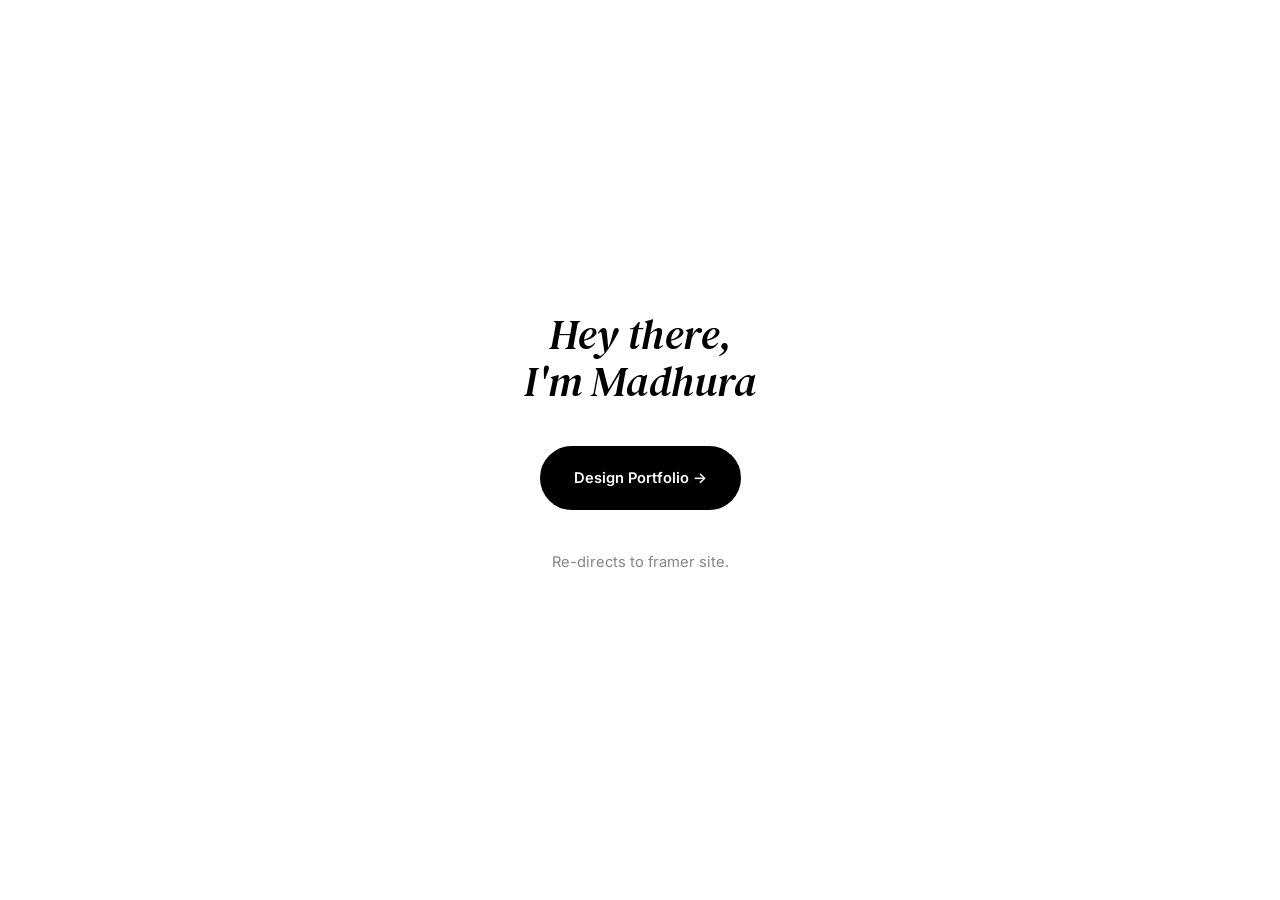
<file: index.html>
<!DOCTYPE html>
<html  >
<head>
  <!-- Site made with Mobirise Website Builder v5.9.18, https://mobirise.com -->
  <meta charset="UTF-8">
  <meta http-equiv="X-UA-Compatible" content="IE=edge">
  <meta name="generator" content="Mobirise v5.9.18, mobirise.com">
  <meta name="viewport" content="width=device-width, initial-scale=1, minimum-scale=1">
  <link rel="shortcut icon" href="assets/images/logo5.png" type="image/x-icon">
  <meta name="description" content="">
  
  
  <title>Madhura Pawar | UI UX Designer</title>
  <link rel="stylesheet" href="assets/bootstrap/css/bootstrap.min.css">
  <link rel="stylesheet" href="assets/bootstrap/css/bootstrap-grid.min.css">
  <link rel="stylesheet" href="assets/bootstrap/css/bootstrap-reboot.min.css">
  <link rel="stylesheet" href="assets/theme/css/style.css">
  <link rel="preload" href="https://fonts.googleapis.com/css?family=DM+Serif+Text:400,400i&display=swap" as="style" onload="this.onload=null;this.rel='stylesheet'">
  <noscript><link rel="stylesheet" href="https://fonts.googleapis.com/css?family=DM+Serif+Text:400,400i&display=swap"></noscript>
  <link rel="preload" href="https://fonts.googleapis.com/css2?family=Inter+Tight:wght@400;700&display=swap&display=swap" as="style" onload="this.onload=null;this.rel='stylesheet'">
  <noscript><link rel="stylesheet" href="https://fonts.googleapis.com/css2?family=Inter+Tight:wght@400;700&display=swap&display=swap"></noscript>
  <link rel="preload" href="https://fonts.googleapis.com/css?family=Inter:100,200,300,400,500,600,700,800,900,100i,200i,300i,400i,500i,600i,700i,800i,900i&display=swap" as="style" onload="this.onload=null;this.rel='stylesheet'">
  <noscript><link rel="stylesheet" href="https://fonts.googleapis.com/css?family=Inter:100,200,300,400,500,600,700,800,900,100i,200i,300i,400i,500i,600i,700i,800i,900i&display=swap"></noscript>
  <link rel="preload" as="style" href="assets/mobirise/css/mbr-additional.css?v=ias3Tm"><link rel="stylesheet" href="assets/mobirise/css/mbr-additional.css?v=ias3Tm" type="text/css">

  
  
  
</head>
<body>
  
  <section data-bs-version="5.1" class="header19 cid-uCIAZ27mL7 mbr-fullscreen" id="header19-0">
  

  
  
  <div class="container">
    <div class="row">
      <div class="content-wrap col-12 col-md-8">
        
        <p class="mbr-fonts-style mbr-text mb-4 display-1"><em>Hey there, <br>I'm Madhura</em></p>
        <div class="mbr-section-btn"><a class="btn btn-primary display-7" href="https://madhurauxd.framer.website">Design Portfolio →</a></div>
        <p class="mbr-fonts-style mbr-description mt-4 display-7">Re-directs to framer site.</p>
      </div>
    </div>
  </div>
</section><script src="assets/bootstrap/js/bootstrap.bundle.min.js"></script>  <script src="assets/smoothscroll/smooth-scroll.js"></script>  <script src="assets/ytplayer/index.js"></script>  <script src="assets/theme/js/script.js"></script>  
  
  
</body>
</html>
</file>
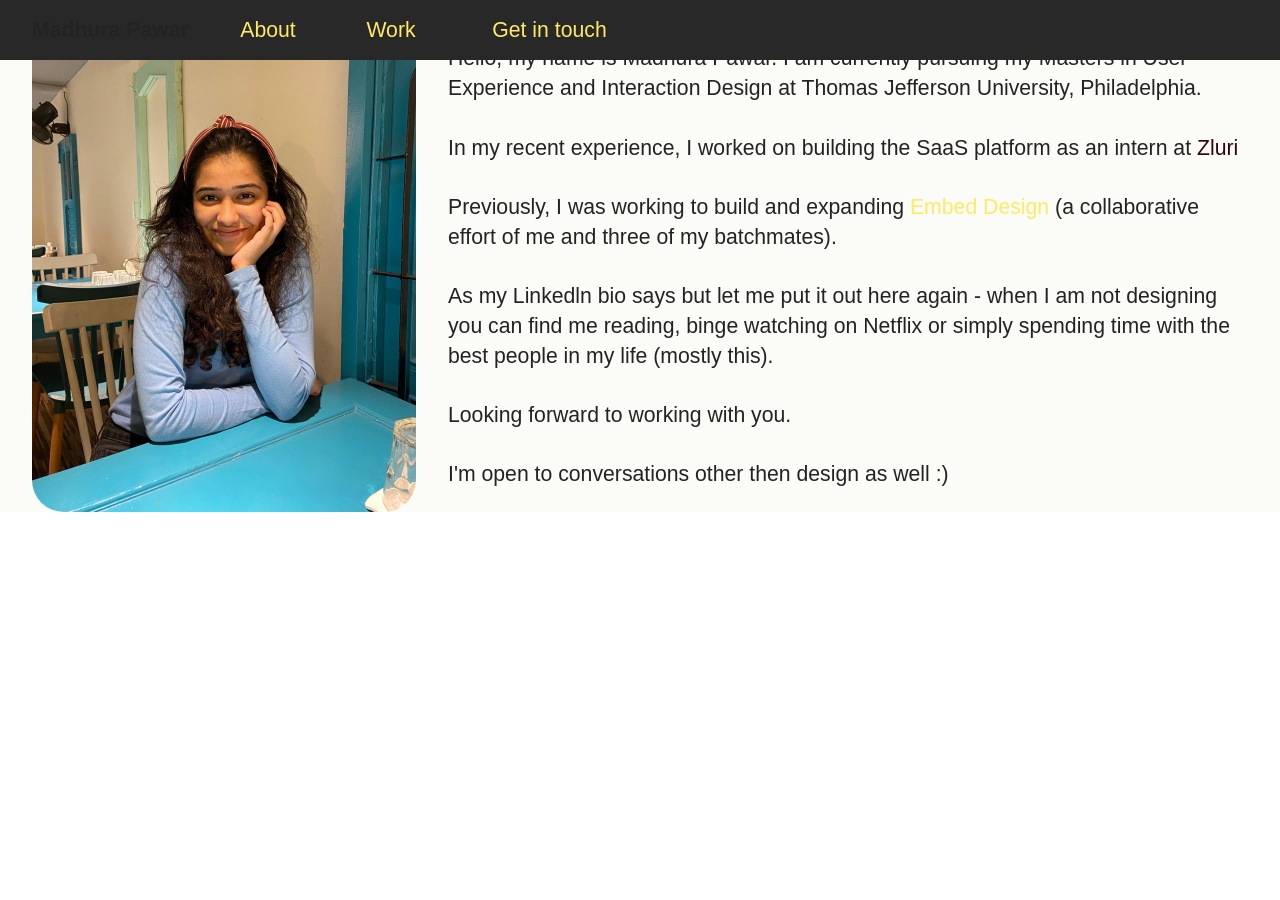
<file: about.html>
<!DOCTYPE html>
<html  >
<head>
  <!-- Site made with Mobirise Website Builder v5.9.0, https://mobirise.com -->
  <meta charset="UTF-8">
  <meta http-equiv="X-UA-Compatible" content="IE=edge">
  <meta name="generator" content="Mobirise v5.9.0, mobirise.com">
  <meta name="viewport" content="width=device-width, initial-scale=1, minimum-scale=1">
  <link rel="shortcut icon" href="assets/images/background-1.png" type="image/x-icon">
  <meta name="description" content="">
  
  
  <title>About</title>
  <link rel="stylesheet" href="assets/bootstrap/css/bootstrap.min.css">
  <link rel="stylesheet" href="assets/bootstrap/css/bootstrap-grid.min.css">
  <link rel="stylesheet" href="assets/bootstrap/css/bootstrap-reboot.min.css">
  <link rel="stylesheet" href="assets/dropdown/css/style.css">
  <link rel="stylesheet" href="assets/socicon/css/styles.css">
  <link rel="stylesheet" href="assets/theme/css/style.css">
  <link rel="preload" href="https://fonts.googleapis.com/css?family=Playfair+Display:400,500,600,700,800,900,400i,500i,600i,700i,800i,900i&display=swap" as="style" onload="this.onload=null;this.rel='stylesheet'">
  <noscript><link rel="stylesheet" href="https://fonts.googleapis.com/css?family=Playfair+Display:400,500,600,700,800,900,400i,500i,600i,700i,800i,900i&display=swap"></noscript>
  <link rel="preload" href="https://fonts.googleapis.com/css?family=DM+Sans:400,400i,500,500i,700,700i&display=swap" as="style" onload="this.onload=null;this.rel='stylesheet'">
  <noscript><link rel="stylesheet" href="https://fonts.googleapis.com/css?family=DM+Sans:400,400i,500,500i,700,700i&display=swap"></noscript>
  <link rel="preload" href="https://fonts.googleapis.com/css?family=Jost:100,200,300,400,500,600,700,800,900,100i,200i,300i,400i,500i,600i,700i,800i,900i&display=swap" as="style" onload="this.onload=null;this.rel='stylesheet'">
  <noscript><link rel="stylesheet" href="https://fonts.googleapis.com/css?family=Jost:100,200,300,400,500,600,700,800,900,100i,200i,300i,400i,500i,600i,700i,800i,900i&display=swap"></noscript>
  <link rel="preload" as="style" href="assets/mobirise/css/mbr-additional.css"><link rel="stylesheet" href="assets/mobirise/css/mbr-additional.css" type="text/css">

  
  
  
</head>
<body>
  
  <section data-bs-version="5.1" class="menu menu1 cid-tyuNtk57Kp" once="menu" id="menu1-12">
    

    <nav class="navbar navbar-dropdown navbar-fixed-top navbar-expand-lg">
        <div class="container-fluid">
            <div class="navbar-brand">
                
                <span class="navbar-caption-wrap"><a class="navbar-caption text-black text-primary display-4" href="index.html">Madhura Pawar</a></span>
            </div>
            <button class="navbar-toggler" type="button" data-toggle="collapse" data-bs-toggle="collapse" data-target="#navbarSupportedContent" data-bs-target="#navbarSupportedContent" aria-controls="navbarNavAltMarkup" aria-expanded="false" aria-label="Toggle navigation">
                <div class="hamburger">
                    <span></span>
                    <span></span>
                    <span></span>
                    <span></span>
                </div>
            </button>
            <div class="collapse navbar-collapse" id="navbarSupportedContent">
                <ul class="navbar-nav nav-dropdown nav-right" data-app-modern-menu="true"><li class="nav-item"><a class="nav-link link text-danger text-primary display-4" href="about.html">
                            About</a></li>
                    <li class="nav-item"><a class="nav-link link text-danger text-primary display-4" href="work.html" target="_blank">Work&nbsp;</a></li>
                    <li class="nav-item"><a class="nav-link link text-danger text-primary display-4" href="get in touch.html">Get in touch</a>
                    </li></ul>
                
                
            </div>
        </div>
    </nav>
</section>

<section data-bs-version="5.1" class="image1 cid-tyv4AzhO5O" id="image1-14">
    

    
    <div class="mbr-overlay" style="opacity: 0.8; background-color: rgb(250, 250, 246);">
    </div>

    <div class="container">
        <div class="row align-items-center">
            <div class="col-12 col-lg-4">
                <div class="image-wrapper">
                    <img src="assets/images/whatsapp-image-2023-03-15-at-9.29.07-pm.jpeg" alt="Mobirise Website Builder">
                    
                </div>
            </div>
            <div class="col-12 col-lg">
                <div class="text-wrapper">
                    <h3 class="mbr-section-title mbr-fonts-style mb-3 display-7"><strong>Nice to see you here :)</strong></h3>
                    <p class="mbr-text mbr-fonts-style display-4">Hello, my name is Madhura Pawar. I am currently pursuing my Masters in User Experience and Interaction Design at Thomas Jefferson University, Philadelphia.&nbsp;<br><br>In my recent experience, I worked on building the SaaS platform as an intern at&nbsp;<a href="https://www.zluri.com/" class="text-info">Zluri</a><br><br>Previously, I was working to build and expanding&nbsp;<strong><a href="https://embed.design/" class="text-danger">Embed Design</a>&nbsp;</strong>(a collaborative effort of me and three of my batchmates).&nbsp;<br><br>As my Linkedln bio says but let me put it out here again - when I am not designing you can find me reading, binge watching on Netflix or simply spending time with the best people in my life (mostly this).<br><br>Looking forward to working with you.&nbsp;<br><br>I'm open to conversations other then design as well :)&nbsp;<br></p>
                </div>
            </div>
        </div>
    </div>
</section><script src="assets/bootstrap/js/bootstrap.bundle.min.js"></script>  <script src="assets/smoothscroll/smooth-scroll.js"></script>  <script src="assets/ytplayer/index.js"></script>  <script src="assets/dropdown/js/navbar-dropdown.js"></script>  <script src="assets/theme/js/script.js"></script>  
  
  
</body>
</html>
</file>
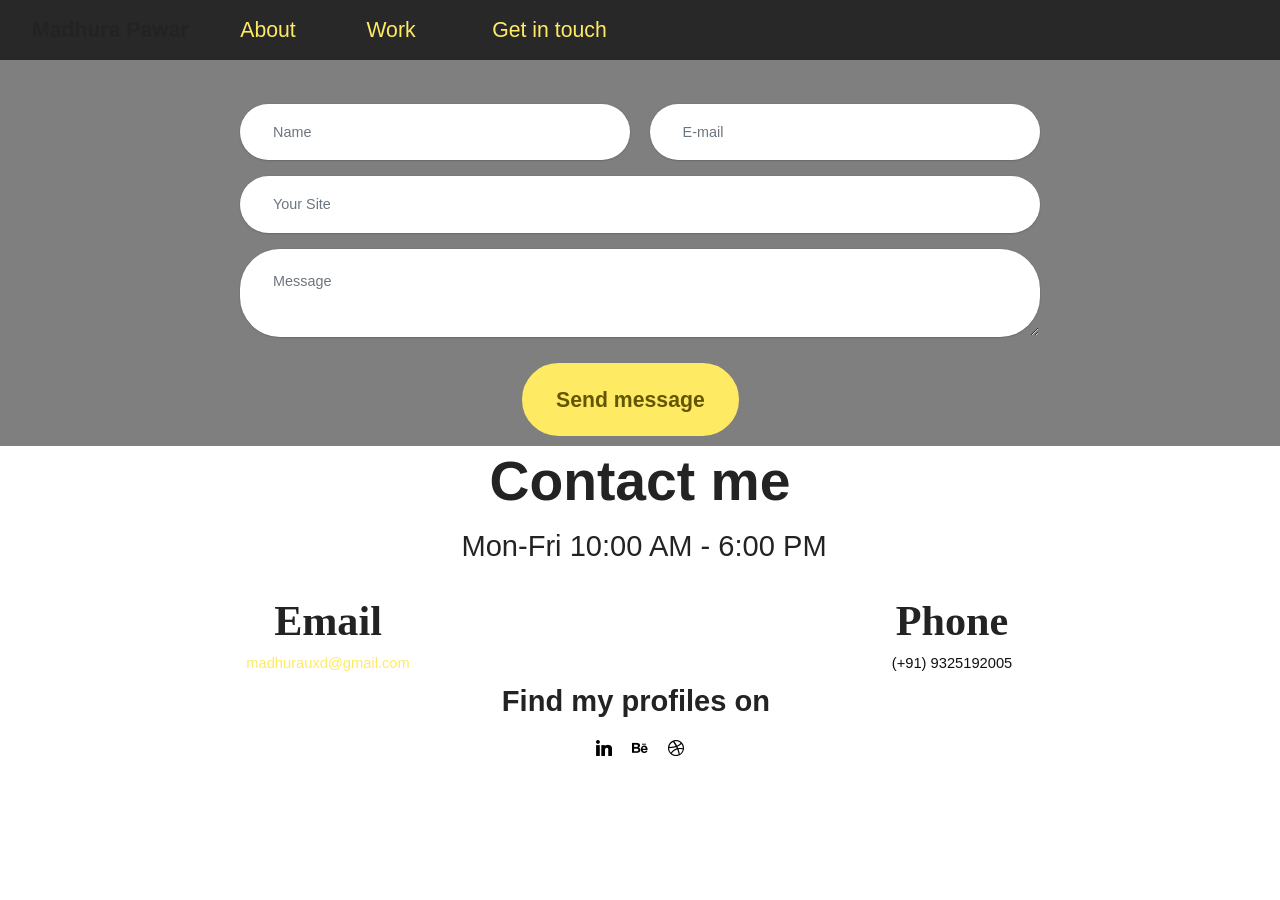
<file: get in touch.html>
<!DOCTYPE html>
<html  >
<head>
  <!-- Site made with Mobirise Website Builder v5.9.0, https://mobirise.com -->
  <meta charset="UTF-8">
  <meta http-equiv="X-UA-Compatible" content="IE=edge">
  <meta name="generator" content="Mobirise v5.9.0, mobirise.com">
  <meta name="viewport" content="width=device-width, initial-scale=1, minimum-scale=1">
  <link rel="shortcut icon" href="assets/images/background-1.png" type="image/x-icon">
  <meta name="description" content="">
  
  
  <title>Get in touch</title>
  <link rel="stylesheet" href="assets/web/assets/mobirise-icons2/mobirise2.css">
  <link rel="stylesheet" href="assets/bootstrap/css/bootstrap.min.css">
  <link rel="stylesheet" href="assets/bootstrap/css/bootstrap-grid.min.css">
  <link rel="stylesheet" href="assets/bootstrap/css/bootstrap-reboot.min.css">
  <link rel="stylesheet" href="assets/dropdown/css/style.css">
  <link rel="stylesheet" href="assets/socicon/css/styles.css">
  <link rel="stylesheet" href="assets/theme/css/style.css">
  <link rel="preload" href="https://fonts.googleapis.com/css?family=Playfair+Display:400,500,600,700,800,900,400i,500i,600i,700i,800i,900i&display=swap" as="style" onload="this.onload=null;this.rel='stylesheet'">
  <noscript><link rel="stylesheet" href="https://fonts.googleapis.com/css?family=Playfair+Display:400,500,600,700,800,900,400i,500i,600i,700i,800i,900i&display=swap"></noscript>
  <link rel="preload" href="https://fonts.googleapis.com/css?family=DM+Sans:400,400i,500,500i,700,700i&display=swap" as="style" onload="this.onload=null;this.rel='stylesheet'">
  <noscript><link rel="stylesheet" href="https://fonts.googleapis.com/css?family=DM+Sans:400,400i,500,500i,700,700i&display=swap"></noscript>
  <link rel="preload" href="https://fonts.googleapis.com/css?family=Jost:100,200,300,400,500,600,700,800,900,100i,200i,300i,400i,500i,600i,700i,800i,900i&display=swap" as="style" onload="this.onload=null;this.rel='stylesheet'">
  <noscript><link rel="stylesheet" href="https://fonts.googleapis.com/css?family=Jost:100,200,300,400,500,600,700,800,900,100i,200i,300i,400i,500i,600i,700i,800i,900i&display=swap"></noscript>
  <link rel="preload" as="style" href="assets/mobirise/css/mbr-additional.css"><link rel="stylesheet" href="assets/mobirise/css/mbr-additional.css" type="text/css">

  
  
  
</head>
<body>
  
  <section data-bs-version="5.1" class="menu menu1 cid-tyuNtk57Kp" once="menu" id="menu1-1g">
    

    <nav class="navbar navbar-dropdown navbar-fixed-top navbar-expand-lg">
        <div class="container-fluid">
            <div class="navbar-brand">
                
                <span class="navbar-caption-wrap"><a class="navbar-caption text-black text-primary display-4" href="index.html">Madhura Pawar</a></span>
            </div>
            <button class="navbar-toggler" type="button" data-toggle="collapse" data-bs-toggle="collapse" data-target="#navbarSupportedContent" data-bs-target="#navbarSupportedContent" aria-controls="navbarNavAltMarkup" aria-expanded="false" aria-label="Toggle navigation">
                <div class="hamburger">
                    <span></span>
                    <span></span>
                    <span></span>
                    <span></span>
                </div>
            </button>
            <div class="collapse navbar-collapse" id="navbarSupportedContent">
                <ul class="navbar-nav nav-dropdown nav-right" data-app-modern-menu="true"><li class="nav-item"><a class="nav-link link text-danger text-primary display-4" href="about.html">
                            About</a></li>
                    <li class="nav-item"><a class="nav-link link text-danger text-primary display-4" href="work.html" target="_blank">Work&nbsp;</a></li>
                    <li class="nav-item"><a class="nav-link link text-danger text-primary display-4" href="get in touch.html">Get in touch</a>
                    </li></ul>
                
                
            </div>
        </div>
    </nav>
</section>

<section data-bs-version="5.1" class="form5 cid-tyvndkCjga" id="form5-1i">
    
    <div class="mbr-overlay"></div>
    <div class="container-fluid">
        <div class="mbr-section-head">
            <h3 class="mbr-section-title mbr-fonts-style align-center mb-0 display-2">
                <strong>Let's connect</strong></h3>
            
        </div>
        <div class="row justify-content-center mt-4">
            <div class="col-lg-8 mx-auto mbr-form" data-form-type="formoid">
                <form action="https://mobirise.eu/" method="POST" class="mbr-form form-with-styler" data-form-title="Form Name"><input type="hidden" name="email" data-form-email="true" value="ebh8iBzt+ydS1qC5oDMeha5ZwtYWSeqytrCj9O+WYZik5sbvNGYVs8W/3NWT+NmXItw7OtwdPt2hMwVmy2NIV5HTUTs070rxSlf3Ry6j/CqmpUO8dIxOitf/9kMeKJSo">
                    <div class="row">
                        <div hidden="hidden" data-form-alert="" class="alert alert-success col-12">Thanks for filling out the form!</div>
                        <div hidden="hidden" data-form-alert-danger="" class="alert alert-danger col-12">
                            Oops...! some problem!
                        </div>
                    </div>
                    <div class="dragArea row">
                        <div class="col-md col-sm-12 form-group mb-3" data-for="name">
                            <input type="text" name="name" placeholder="Name" data-form-field="name" class="form-control" value="" id="name-form5-1i">
                        </div>
                        <div class="col-md col-sm-12 form-group mb-3" data-for="email">
                            <input type="email" name="email" placeholder="E-mail" data-form-field="email" class="form-control" value="" id="email-form5-1i">
                        </div>
                        <div class="col-12 form-group mb-3" data-for="url">
                            <input type="url" name="url" placeholder="Your Site" data-form-field="url" class="form-control" value="" id="url-form5-1i">
                        </div>
                        <div class="col-12 form-group mb-3" data-for="textarea">
                            <textarea name="textarea" placeholder="Message" data-form-field="textarea" class="form-control" id="textarea-form5-1i"></textarea>
                        </div>
                        <div class="col-lg-12 col-md-12 col-sm-12 align-center mbr-section-btn"><button type="submit" class="btn btn-danger display-4">Send message</button></div>
                    </div>
                </form>
            </div>
        </div>
    </div>
</section>

<section data-bs-version="5.1" class="contacts1 cid-tyAErLpRQr" id="contacts1-1l">

    

    
    
    <div class="container">
        <div class="mbr-section-head">
            <h3 class="mbr-section-title mbr-fonts-style align-center mb-0 display-2"><strong>Contact me</strong></h3>
            <h4 class="mbr-section-subtitle mbr-fonts-style align-center mb-0 mt-2 display-5">&nbsp;Mon-Fri 10:00 AM - 6:00 PM</h4>
        </div>
        <div class="row justify-content-center mt-4">
            <div class="card col-12 col-lg-6">
                <div class="card-wrapper">
                    <div class="card-box align-center">
                        <div class="image-wrapper">
                            
                        </div>
                        <h4 class="card-title mbr-fonts-style mb-2 display-1">
                            <strong>Email</strong>
                        </h4>
                        
                        <h5 class="link mbr-fonts-style display-7"><a href="mailto:madhurauxd@gmail.com" class="text-danger">madhurauxd@gmail.com</a></h5>
                    </div>
                </div>
            </div>
            <div class="card col-12 col-lg-6">
                <div class="card-wrapper">
                    <div class="card-box align-center">
                        <div class="image-wrapper">
                            
                        </div>
                        <h4 class="card-title mbr-fonts-style align-center mb-2 display-1">
                            <strong>Phone</strong>
                        </h4>
                        
                        <h5 class="link mbr-black mbr-fonts-style display-7">(+91) 9325192005</h5>
                    </div>
                </div>
            </div>
        </div>
    </div>
</section>

<section data-bs-version="5.1" class="share3 cid-tyvoj6EPGB" id="share3-1k">
    
     
    
    
    

    <div class="container">
        <div class="media-container-row">
            <div class="col-12">
                <h3 class="mbr-section-title align-center mb-3 mbr-fonts-style display-5"><strong>Find my profiles on&nbsp;</strong></h3>
                <div class="social-list align-center">
                   
                    
                        
                        
                        
                        
                        <a class="iconfont-wrapper bg-linkedin m-2" href="https://www.linkedin.com/in/madhura-pawar/" target="_blank">
                            <span class="socicon-linkedin socicon" style=""></span>
                        </a>
                        <a class="iconfont-wrapper bg-behance m-2" href="https://www.behance.net/madhurapawar/projects" target="_blank">
                            <span class="socicon-behance socicon"></span>
                        </a>
                        <a class="iconfont-wrapper bg-dribbble m-2" href="https://dribbble.com/madhura_pawar" target="_blank">
                            <span class="socicon-dribbble socicon"></span>
                        </a>
                        
                        
                        
                </div>
            </div>
        </div>
    </div>
</section><script src="assets/bootstrap/js/bootstrap.bundle.min.js"></script>  <script src="assets/smoothscroll/smooth-scroll.js"></script>  <script src="assets/ytplayer/index.js"></script>  <script src="assets/dropdown/js/navbar-dropdown.js"></script>  <script src="assets/theme/js/script.js"></script>  <script src="assets/formoid/formoid.min.js"></script>  
  
  
</body>
</html>
</file>
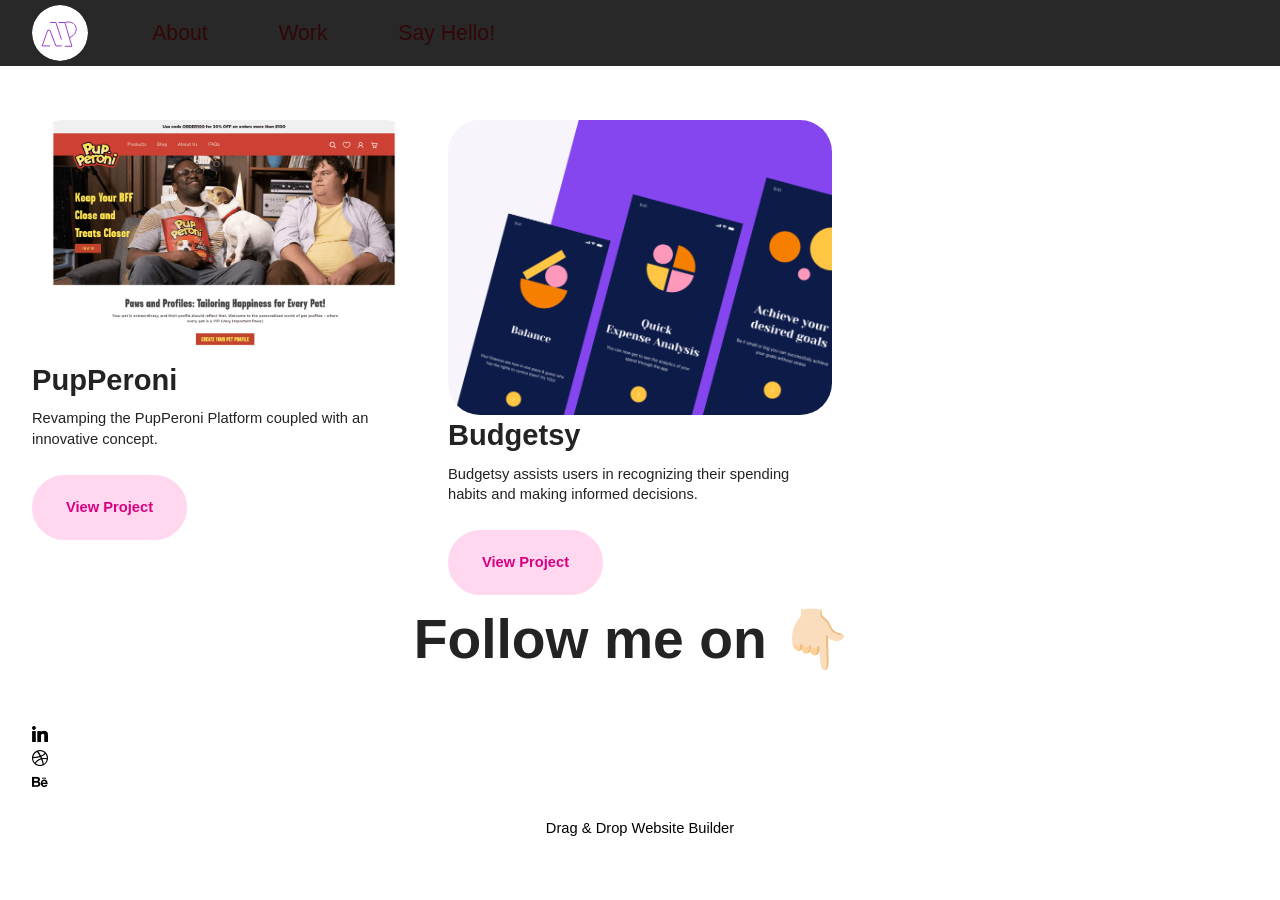
<file: page1.html>
<!DOCTYPE html>
<html  >
<head>
  <!-- Site made with Mobirise Website Builder v5.9.6, https://mobirise.com -->
  <meta charset="UTF-8">
  <meta http-equiv="X-UA-Compatible" content="IE=edge">
  <meta name="generator" content="Mobirise v5.9.6, mobirise.com">
  <meta name="viewport" content="width=device-width, initial-scale=1, minimum-scale=1">
  <link rel="shortcut icon" href="assets/images/logo-1.svg" type="image/x-icon">
  <meta name="description" content="">
  
  
  <title>Work</title>
  <link rel="stylesheet" href="assets/web/assets/mobirise-icons2/mobirise2.css">
  <link rel="stylesheet" href="assets/bootstrap/css/bootstrap.min.css">
  <link rel="stylesheet" href="assets/bootstrap/css/bootstrap-grid.min.css">
  <link rel="stylesheet" href="assets/bootstrap/css/bootstrap-reboot.min.css">
  <link rel="stylesheet" href="assets/animatecss/animate.css">
  <link rel="stylesheet" href="assets/dropdown/css/style.css">
  <link rel="stylesheet" href="assets/socicon/css/styles.css">
  <link rel="stylesheet" href="assets/theme/css/style.css">
  <link href="assets/fonts/style.css" rel="stylesheet">
  <link rel="preload" href="https://fonts.googleapis.com/css?family=DM+Sans:100,200,300,400,500,600,700,800,900,100i,200i,300i,400i,500i,600i,700i,800i,900i&display=swap" as="style" onload="this.onload=null;this.rel='stylesheet'">
  <noscript><link rel="stylesheet" href="https://fonts.googleapis.com/css?family=DM+Sans:100,200,300,400,500,600,700,800,900,100i,200i,300i,400i,500i,600i,700i,800i,900i&display=swap"></noscript>
  <link rel="preload" as="style" href="assets/mobirise/css/mbr-additional.css"><link rel="stylesheet" href="assets/mobirise/css/mbr-additional.css" type="text/css">

  
  
  
</head>
<body>
  
  <section data-bs-version="5.1" class="menu menu1 cid-tU1BgSvLdJ" once="menu" id="menu01-6">
	

	<nav class="navbar navbar-dropdown navbar-expand-lg">
		<div class="container">
			<div class="navbar-brand">
				<span class="navbar-logo">
					<a href="index.html">
						<img src="assets/images/logo-1.svg" alt="Mobirise Website Builder" style="height: 3.5rem;">
					</a>
				</span>
				<span class="navbar-caption-wrap"><a class="navbar-caption text-info text-primary display-5" href="index.html"></a></span>
			</div>
			<button class="navbar-toggler" type="button" data-toggle="collapse" data-bs-toggle="collapse" data-target="#navbarSupportedContent" data-bs-target="#navbarSupportedContent" aria-controls="navbarNavAltMarkup" aria-expanded="false" aria-label="Toggle navigation">
				<div class="hamburger">
					<span></span>
					<span></span>
					<span></span>
					<span></span>
				</div>
			</button>
			<div class="collapse navbar-collapse" id="navbarSupportedContent">
				<ul class="navbar-nav nav-dropdown nav-right" data-app-modern-menu="true"><li class="nav-item">
						<a class="nav-link link text-info text-primary display-4" href="page3.html" aria-expanded="false">About</a>
					</li><li class="nav-item"><a class="nav-link link text-info text-primary display-4" href="page1.html">Work</a></li>
					<li class="nav-item">
						<a class="nav-link link text-info text-primary display-4" href="page5.html">Say Hello!&nbsp;</a>
					</li></ul>
				
				
			</div>
		</div>
	</nav>
</section>

<section data-bs-version="5.1" class="features4 cid-tU1JWLO5UI" id="features04-7">
	
	
	<div class="container">
		<div class="row justify-content-center">
			<div class="col-12 content-head">
				<div class="mbr-section-head mb-5">
					<h4 class="mbr-section-title mbr-fonts-style align-center mb-0 display-2">
						<strong>Have a look at my work 👩🏻‍💻</strong></h4>
					
					
				</div>
			</div>
		</div>
		<div class="row">
			<div class="item features-image col-12 col-md-6 col-lg-4 active">
				<div class="item-wrapper">
					<div class="item-img">
						<img src="assets/images/screenshot-2024-02-27-at-3.13.05pm-1036x647.png" alt="Mobirise Website Builder" data-slide-to="1" data-bs-slide-to="1">
					</div>
					<div class="item-content">
						<h5 class="item-title mbr-fonts-style display-5">
							<strong>PupPeroni</strong></h5>
						
						<p class="mbr-text mbr-fonts-style display-7">Revamping the PupPeroni Platform coupled with an innovative concept.</p>
						<div class="mbr-section-btn item-footer"><a href="page4.html" class="btn item-btn btn-secondary display-7" target="_blank">View Project</a></div>
					</div>

				</div>
			</div><div class="item features-image col-12 col-md-6 col-lg-4">
				<div class="item-wrapper">
					<div class="item-img">
						<img src="assets/images/cover-page-816x627.png" alt="Mobirise Website Builder" data-slide-to="1" data-bs-slide-to="2">
					</div>
					<div class="item-content">
						<h5 class="item-title mbr-fonts-style display-5">
							<strong>Budgetsy</strong></h5>
						
						<p class="mbr-text mbr-fonts-style display-7">Budgetsy assists users in recognizing their spending habits and making informed decisions.</p>
						<div class="mbr-section-btn item-footer"><a href="https://www.behance.net/gallery/97199361/Budgesty-Finance-Application" class="btn item-btn btn-secondary display-7" target="_blank">View Project</a></div>
					</div>

				</div>
			</div>
			
			
		</div>
	</div>
</section>

<section data-bs-version="5.1" class="social05 cid-u78viGesnA" id="social05-33">
    

    

    <div class="container">
        <div class="row">
            <h3 class="mbr-section-title align-center mb-5 mbr-fonts-style display-2">
                <strong>Follow me on 👇🏻&nbsp;</strong></h3>
            <div class="col-12">
                <div class="social-row">
                    <div class="soc-item">
                        <a href="https://mobiri.se/" target="_blank">
                            <span class="mbr-iconfont socicon-linkedin socicon"></span>
                        </a>
                    </div>
                    <div class="soc-item">
                        <a href="https://dribbble.com/madhura_pawar" target="_blank">
                            <span class="mbr-iconfont socicon-dribbble socicon"></span>
                        </a>
                    </div>
                    <div class="soc-item">
                        <a href="https://www.behance.net/madhurapawar" target="_blank">
                            <span class="mbr-iconfont socicon-behance socicon"></span>
                        </a>
                    </div>
                    
                    
                </div>
            </div>
        </div>
    </div>
</section><section class="display-7" style="padding: 0;align-items: center;justify-content: center;flex-wrap: wrap;    align-content: center;display: flex;position: relative;height: 4rem;"><a href="https://mobiri.se/" style="flex: 1 1;height: 4rem;position: absolute;width: 100%;z-index: 1;"><img alt="" style="height: 4rem;" src="[data-uri]"></a><p style="margin: 0;text-align: center;" class="display-7">&#8204;</p><a style="z-index:1" href="https://mobirise.com/drag-drop-website-builder.html">Drag & Drop Website Builder</a></section><script src="assets/bootstrap/js/bootstrap.bundle.min.js"></script>  <script src="assets/smoothscroll/smooth-scroll.js"></script>  <script src="assets/ytplayer/index.js"></script>  <script src="assets/dropdown/js/navbar-dropdown.js"></script>  <script src="assets/theme/js/script.js"></script>  
  
  
 <div id="scrollToTop" class="scrollToTop mbr-arrow-up"><a style="text-align: center;"><i class="mbr-arrow-up-icon mbr-arrow-up-icon-cm cm-icon cm-icon-smallarrow-up"></i></a></div>
    <input name="animation" type="hidden">
  </body>
</html>
</file>
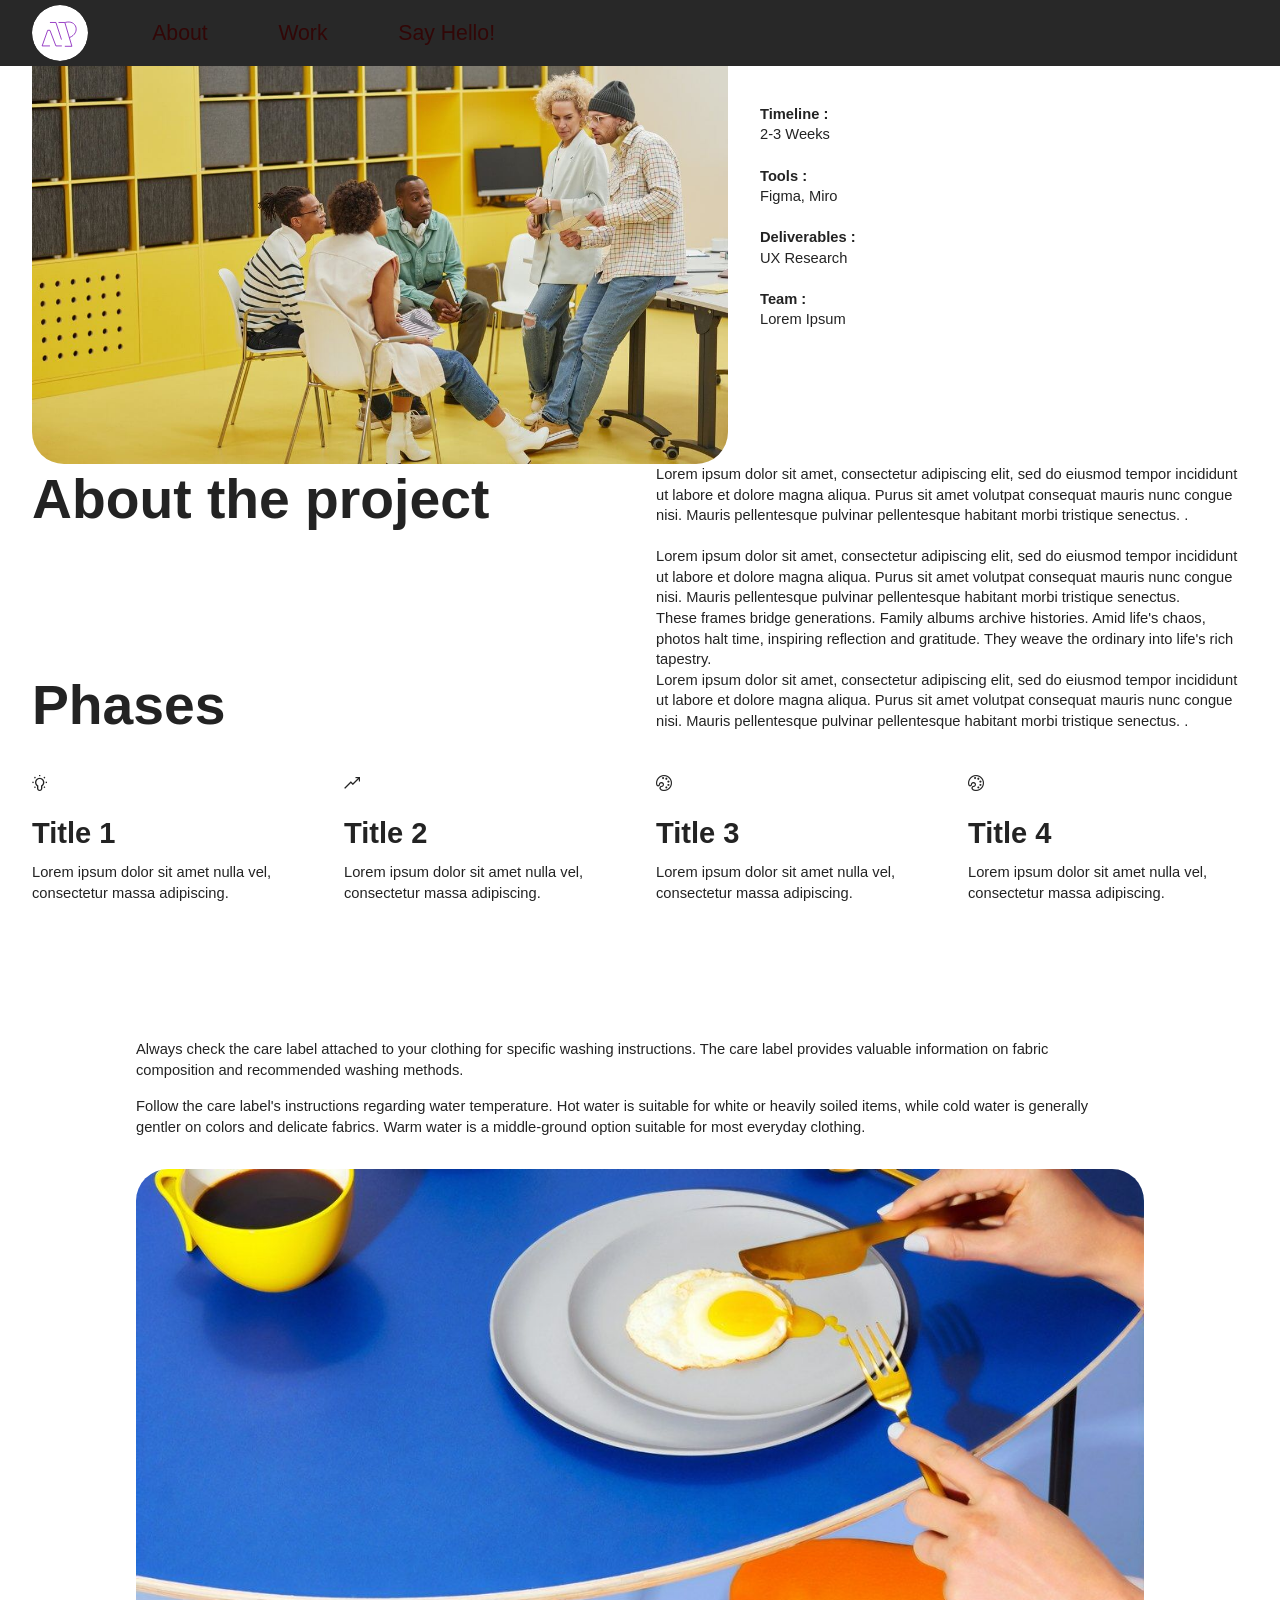
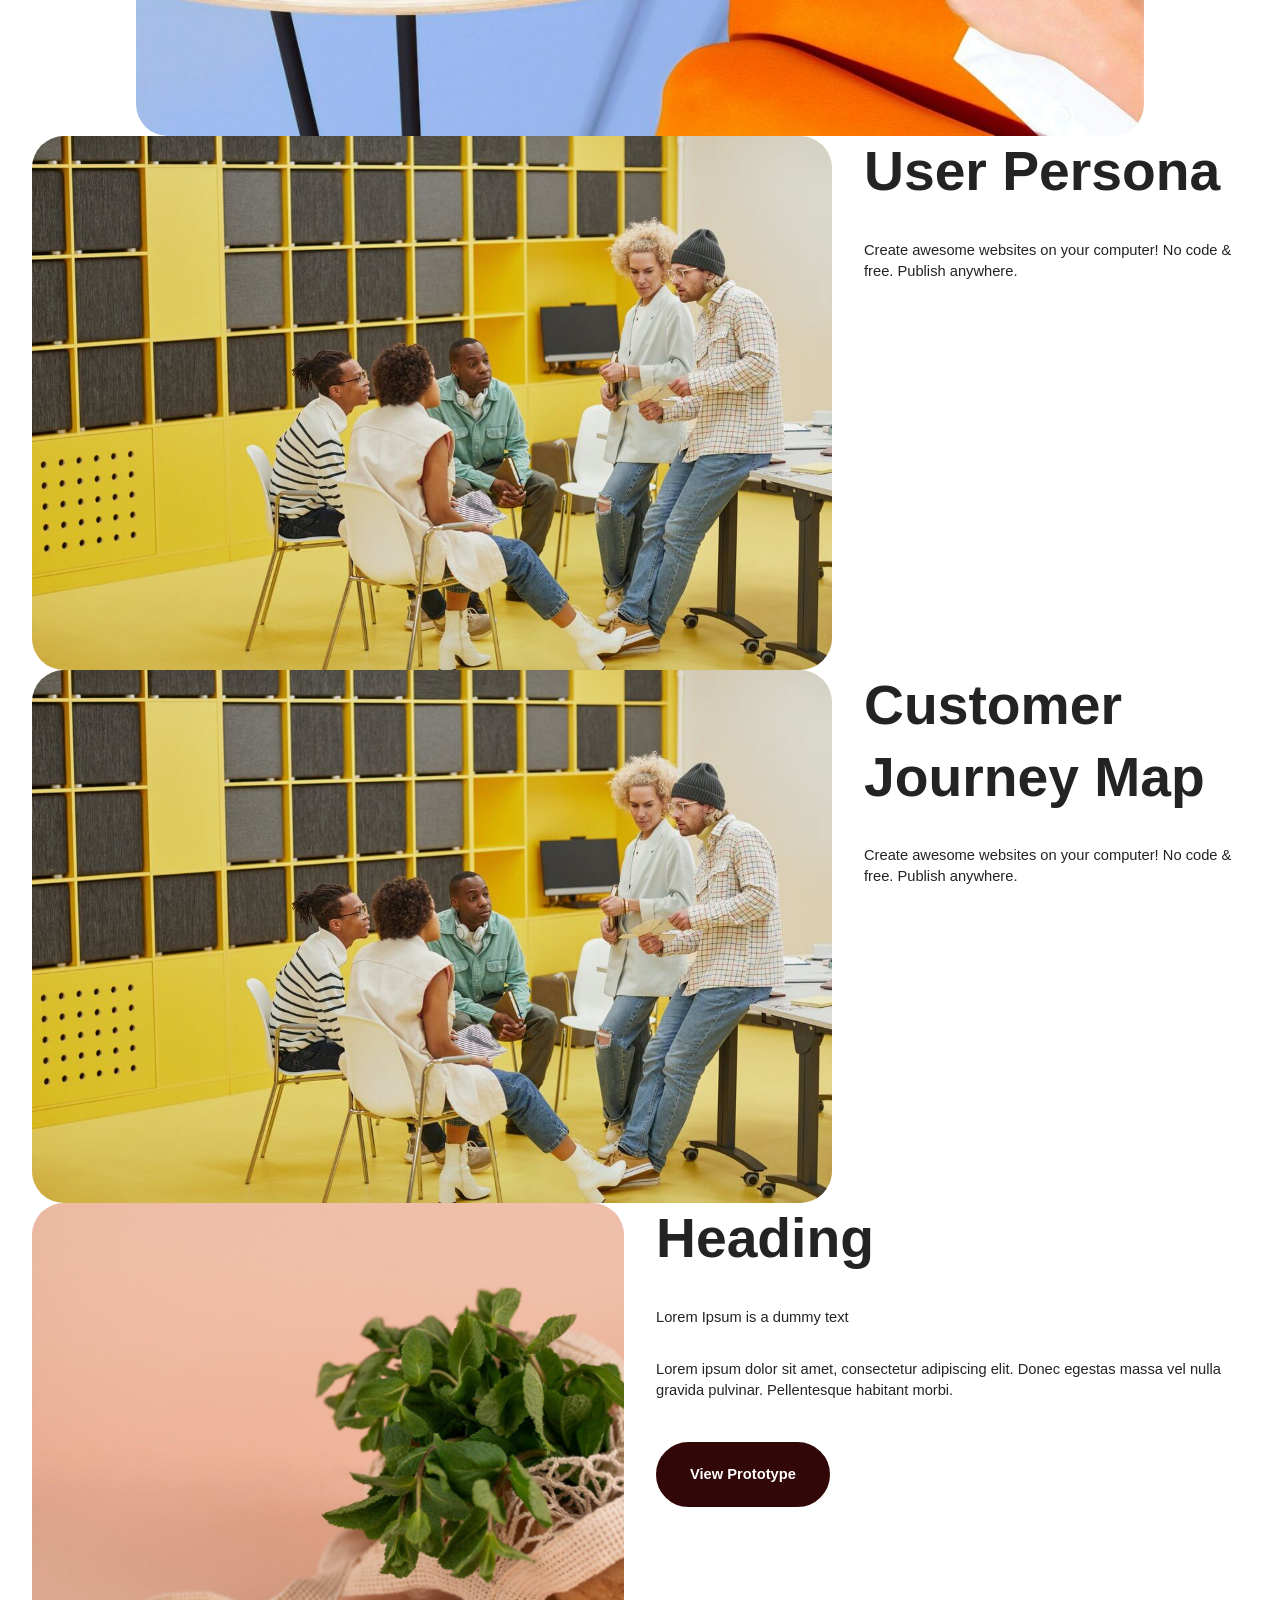
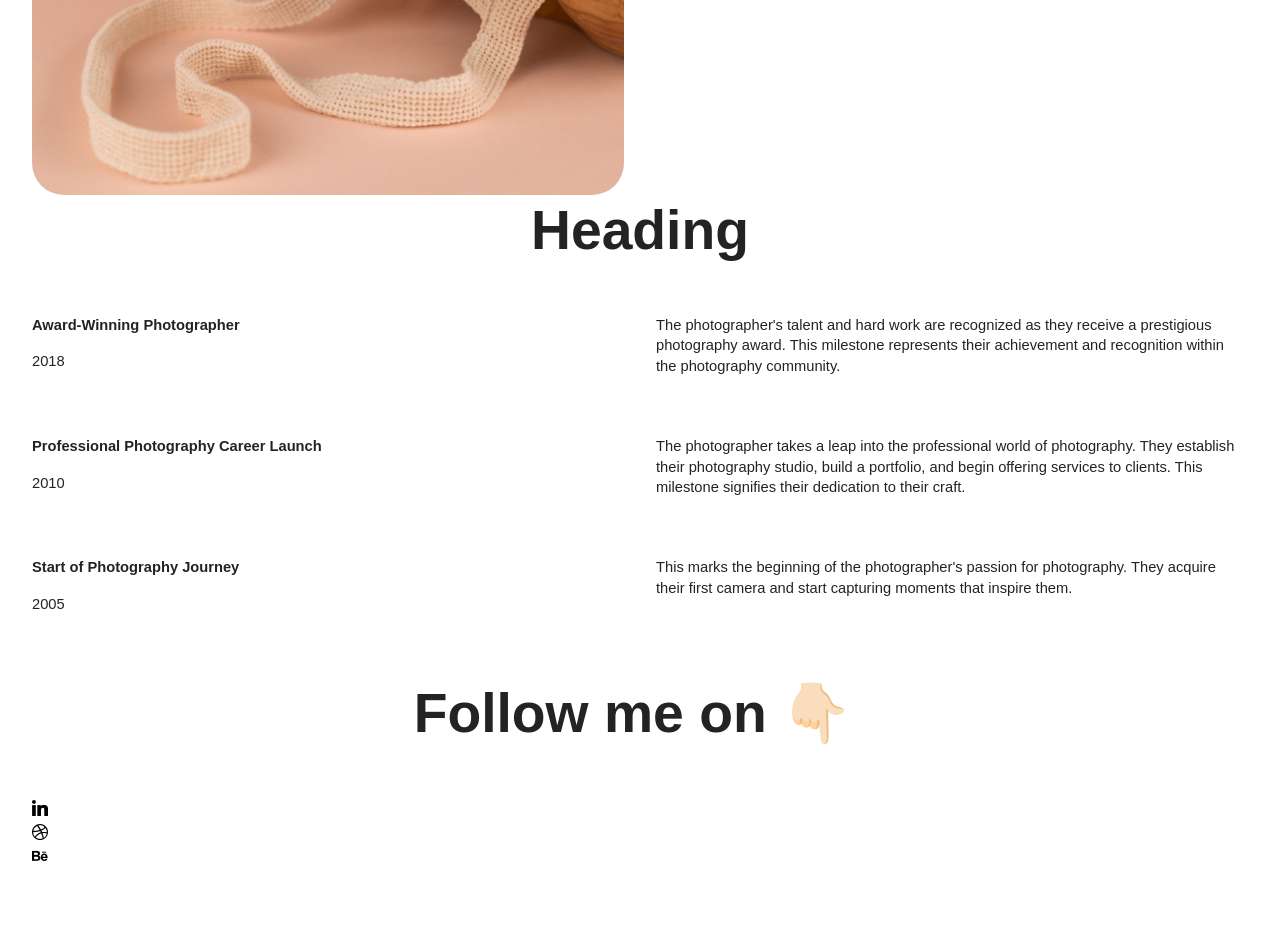
<file: page2.html>
<!DOCTYPE html>
<html  >
<head>
  <!-- Site made with Mobirise Website Builder v5.9.6, https://mobirise.com -->
  <meta charset="UTF-8">
  <meta http-equiv="X-UA-Compatible" content="IE=edge">
  <meta name="generator" content="Mobirise v5.9.6, mobirise.com">
  <meta name="viewport" content="width=device-width, initial-scale=1, minimum-scale=1">
  <link rel="shortcut icon" href="assets/images/logo-1.svg" type="image/x-icon">
  <meta name="description" content="">
  
  
  <title>Case study template</title>
  <link rel="stylesheet" href="assets/web/assets/mobirise-icons2/mobirise2.css">
  <link rel="stylesheet" href="assets/bootstrap/css/bootstrap.min.css">
  <link rel="stylesheet" href="assets/bootstrap/css/bootstrap-grid.min.css">
  <link rel="stylesheet" href="assets/bootstrap/css/bootstrap-reboot.min.css">
  <link rel="stylesheet" href="assets/animatecss/animate.css">
  <link rel="stylesheet" href="assets/dropdown/css/style.css">
  <link rel="stylesheet" href="assets/socicon/css/styles.css">
  <link rel="stylesheet" href="assets/theme/css/style.css">
  <link href="assets/fonts/style.css" rel="stylesheet">
  <link rel="preload" href="https://fonts.googleapis.com/css?family=DM+Sans:100,200,300,400,500,600,700,800,900,100i,200i,300i,400i,500i,600i,700i,800i,900i&display=swap" as="style" onload="this.onload=null;this.rel='stylesheet'">
  <noscript><link rel="stylesheet" href="https://fonts.googleapis.com/css?family=DM+Sans:100,200,300,400,500,600,700,800,900,100i,200i,300i,400i,500i,600i,700i,800i,900i&display=swap"></noscript>
  <link rel="preload" as="style" href="assets/mobirise/css/mbr-additional.css"><link rel="stylesheet" href="assets/mobirise/css/mbr-additional.css" type="text/css">

  
  
  
</head>
<body>
  
  <section data-bs-version="5.1" class="menu menu1 cid-tU1BgSvLdJ" once="menu" id="menu01-8">
	

	<nav class="navbar navbar-dropdown navbar-expand-lg">
		<div class="container">
			<div class="navbar-brand">
				<span class="navbar-logo">
					<a href="index.html">
						<img src="assets/images/logo-1.svg" alt="Mobirise Website Builder" style="height: 3.5rem;">
					</a>
				</span>
				<span class="navbar-caption-wrap"><a class="navbar-caption text-info text-primary display-5" href="index.html"></a></span>
			</div>
			<button class="navbar-toggler" type="button" data-toggle="collapse" data-bs-toggle="collapse" data-target="#navbarSupportedContent" data-bs-target="#navbarSupportedContent" aria-controls="navbarNavAltMarkup" aria-expanded="false" aria-label="Toggle navigation">
				<div class="hamburger">
					<span></span>
					<span></span>
					<span></span>
					<span></span>
				</div>
			</button>
			<div class="collapse navbar-collapse" id="navbarSupportedContent">
				<ul class="navbar-nav nav-dropdown nav-right" data-app-modern-menu="true"><li class="nav-item">
						<a class="nav-link link text-info text-primary display-4" href="page3.html" aria-expanded="false">About</a>
					</li><li class="nav-item"><a class="nav-link link text-info text-primary display-4" href="page1.html">Work</a></li>
					<li class="nav-item">
						<a class="nav-link link text-info text-primary display-4" href="page5.html">Say Hello!&nbsp;</a>
					</li></ul>
				
				
			</div>
		</div>
	</nav>
</section>

<section data-bs-version="5.1" class="header1 cid-tU2BxxuRkw" id="header01-q">
	

	
	

	<div class="container">
		<div class="row justify-content-center">
			<div class="col-12 col-md-12 col-lg-7 image-wrapper">
				<img class="w-100" src="assets/images/8.jpg" alt="Mobirise Website Builder">
			</div>
			<div class="col-12 col-lg col-md-12">
				<div class="text-wrapper align-left">
					<h1 class="mbr-section-title mbr-fonts-style mb-4 display-2"><strong>Project Title</strong></h1>
					<p class="mbr-text mbr-fonts-style mb-4 display-7"><strong>Timeline :</strong><br>2-3 Weeks<br><br><strong>Tools :<br></strong>Figma, Miro<br><br><strong>Deliverables :<br></strong>UX Research&nbsp;<br><br><strong>Team :&nbsp;</strong><br>Lorem Ipsum</p>
					
				</div>
			</div>
		</div>
	</div>
</section>

<section data-bs-version="5.1" class="article15 cid-tU2G7nilQG" id="article15-s">
    
    <div class="container">
        <div class="row justify-content-center">
            <div class="col-12 col-md">
                
                <h6 class="mbr-section-subtitle mbr-fonts-style mt-0 mb-4 display-2">
                    <strong>About the project</strong></h6>
            </div>
            <div class="col-md-12 col-lg-6">
                <p class="mbr-text mbr-fonts-style mt-0 mb-0 display-7">Lorem ipsum dolor sit amet, consectetur adipiscing elit, sed do eiusmod tempor incididunt ut labore et dolore magna aliqua. Purus sit amet volutpat consequat mauris nunc congue nisi. Mauris pellentesque pulvinar pellentesque habitant morbi tristique senectus. .<br><br>Lorem ipsum dolor sit amet, consectetur adipiscing elit, sed do eiusmod tempor incididunt ut labore et dolore magna aliqua. Purus sit amet volutpat consequat mauris nunc congue nisi. Mauris pellentesque pulvinar pellentesque habitant morbi tristique senectus.&nbsp;<br>These frames bridge generations. Family albums archive histories. Amid life's chaos, photos halt time, inspiring reflection and gratitude. They weave the ordinary into life's rich tapestry.<br></p>
            </div>
        </div>
    </div>
</section>

<section data-bs-version="5.1" class="article15 cid-tU2OdkNHyB" id="article15-18">
    
    <div class="container">
        <div class="row justify-content-center">
            <div class="col-12 col-md">
                
                <h6 class="mbr-section-subtitle mbr-fonts-style mt-0 mb-4 display-2">
                    <strong>Phases</strong></h6>
            </div>
            <div class="col-md-12 col-lg-6">
                <p class="mbr-text mbr-fonts-style mt-0 mb-0 display-7">Lorem ipsum dolor sit amet, consectetur adipiscing elit, sed do eiusmod tempor incididunt ut labore et dolore magna aliqua. Purus sit amet volutpat consequat mauris nunc congue nisi. Mauris pellentesque pulvinar pellentesque habitant morbi tristique senectus. .<br><br></p>
            </div>
        </div>
    </div>
</section>

<section data-bs-version="5.1" class="features10 cid-tU2PIKkAFa" id="features010-1c">
  

  
  
  <div class="container">
    
    <div class="row">
      <div class="item features-without-image col-12 col-md-6 col-lg-3">
        <div class="item-wrapper">
          <div class="card-box align-left">
            <div class="iconfont-wrapper mb-3">
              <span class="mbr-iconfont mobi-mbri-idea mobi-mbri"></span>
            </div>
            <h5 class="card-title mbr-fonts-style display-5">
              <strong>Title 1</strong></h5>
            <p class="card-text mbr-fonts-style mb-3 display-7">Lorem ipsum dolor sit amet nulla vel, consectetur massa adipiscing.<br></p>
            
          </div>
        </div>
      </div>
      <div class="item features-without-image col-12 col-md-6 col-lg-3">
        <div class="item-wrapper">
          <div class="card-box align-left">
            <div class="iconfont-wrapper mb-3">
              <span class="mbr-iconfont mobi-mbri-growing-chart mobi-mbri"></span>
            </div>
            <h5 class="card-title mbr-fonts-style display-5"><strong>Title 2</strong></h5>
            <p class="card-text mbr-fonts-style mb-3 display-7">
              Lorem ipsum dolor sit amet nulla vel, consectetur massa
              adipiscing.
            </p>
            
          </div>
        </div>
      </div>
      <div class="item features-without-image col-12 col-md-6 col-lg-3">
        <div class="item-wrapper">
          <div class="card-box align-left">
            <div class="iconfont-wrapper mb-3">
              <span class="mbr-iconfont mobi-mbri-change-style mobi-mbri"></span>
            </div>
            <h5 class="card-title mbr-fonts-style display-5"><strong>Title 3</strong></h5>
            <p class="card-text mbr-fonts-style mb-3 display-7">
              Lorem ipsum dolor sit amet nulla vel, consectetur massa
              adipiscing.
            </p>
            
          </div>
        </div>
      </div><div class="item features-without-image col-12 col-md-6 col-lg-3">
        <div class="item-wrapper">
          <div class="card-box align-left">
            <div class="iconfont-wrapper mb-3">
              <span class="mbr-iconfont mobi-mbri-change-style mobi-mbri"></span>
            </div>
            <h5 class="card-title mbr-fonts-style display-5"><strong>Title 4</strong></h5>
            <p class="card-text mbr-fonts-style mb-3 display-7">
              Lorem ipsum dolor sit amet nulla vel, consectetur massa
              adipiscing.
            </p>
            
          </div>
        </div>
      </div>
    </div>
  </div>
</section>

<section data-bs-version="5.1" class="article9 cid-tU2T2ZVCPd" id="article09-1h">
  

  
  
  <div class="container">
    <div class="row justify-content-center">
      <div class="card col-md-12 col-lg-10">
        <div class="card-wrapper">
          <div class="card-content-text">
            <h3 class="card-title mbr-fonts-style mbr-white mt-3 mb-4 display-2"><strong>About the brand</strong></h3>
          <div class="row card-box align-left">
            <div class="item features-without-image col-12">
              <div class="item-wrapper">
                
                <p class="mbr-text mbr-fonts-style display-7">
                  Always check the care label attached to your clothing for
                  specific washing instructions. The care label provides
                  valuable information on fabric composition and recommended
                  washing methods.<br>
                </p>
              </div>
            </div>
            <div class="item features-without-image col-12">
              <div class="item-wrapper">
                
                <p class="mbr-text mbr-fonts-style display-7">
                  Follow the care label's instructions regarding water
                  temperature. Hot water is suitable for white or heavily soiled
                  items, while cold water is generally gentler on colors and
                  delicate fabrics. Warm water is a middle-ground option
                  suitable for most everyday clothing.<br>
                </p>
              </div>
            </div>
            
          </div>
          </div>
          <div class="image-wrapper d-flex justify-content-center mt-3">
            <img src="assets/images/13.jpg" alt="Mobirise Website Builder">
          </div>
        </div>
      </div>
    </div>
  </div>
</section>

<section data-bs-version="5.1" class="header1 cid-tU2VV6lsPW" id="header01-1m">
	

	
	

	<div class="container">
		<div class="row justify-content-center">
			<div class="col-12 col-md-12 col-lg-8 image-wrapper">
				<img class="w-100" src="assets/images/8.jpg" alt="Mobirise Website Builder">
			</div>
			<div class="col-12 col-lg col-md-12">
				<div class="text-wrapper align-left">
					<h1 class="mbr-section-title mbr-fonts-style mb-4 display-2">
						<strong>User Persona</strong></h1>
					<p class="mbr-text mbr-fonts-style mb-4 display-7">
						Create awesome websites on your computer! No code &amp; free. Publish anywhere.
					</p>
					
				</div>
			</div>
		</div>
	</div>
</section>

<section data-bs-version="5.1" class="header1 cid-tU2WaL9W6F" id="header01-1n">
	

	
	

	<div class="container">
		<div class="row justify-content-center">
			<div class="col-12 col-md-12 col-lg-8 image-wrapper">
				<img class="w-100" src="assets/images/8.jpg" alt="Mobirise Website Builder">
			</div>
			<div class="col-12 col-lg col-md-12">
				<div class="text-wrapper align-left">
					<h1 class="mbr-section-title mbr-fonts-style mb-4 display-2">
						<strong>Customer Journey Map</strong></h1>
					<p class="mbr-text mbr-fonts-style mb-4 display-7">
						Create awesome websites on your computer! No code &amp; free. Publish anywhere.
					</p>
					
				</div>
			</div>
		</div>
	</div>
</section>

<section data-bs-version="5.1" class="features024 cid-tU2ZDlvHtd" id="features025-1w">
  

  
  

  <div class="container">
    <div class="row justify-content-center align-items-center">
      <div class="col-12">
        <div class="card-wrapper">
          <div class="row">
            <div class="col-12 col-md-12 col-lg-6 image-wrapper">
              <img class="w-100" src="assets/images/shop4.jpg" alt="Mobirise Website Builder">
            </div>
            <div class="col-12 col-lg col-md-12">
              <div class="text-wrapper align-left">
                <h5 class="mbr-section-title mbr-fonts-style mb-4 display-2">
                  <strong>Heading</strong></h5>
                <p class="price mbr-fonts-style mb-4 display-7">Lorem Ipsum is a dummy text</p>
                <p class="mbr-text mbr-fonts-style mb-4 display-7">
                  Lorem ipsum dolor sit amet, consectetur adipiscing elit. Donec
                  egestas massa vel nulla gravida pulvinar. Pellentesque
                  habitant morbi.<br>
                </p>
                <div class="mbr-section-btn mt-3"><a class="btn btn-lg btn-info display-7" href="https://mobiri.se">View Prototype</a></div>
              </div>
            </div>
          </div>
        </div>
      </div>
    </div>
  </div>
</section>

<section data-bs-version="5.1" class="timeline01 cid-tU30ZVTnQB" id="timeline01-1x">
    
    <div class="container">
        <div class="row justify-content-center">
            <div class="col-12 mb-5 content-head">
                <h3 class="mbr-section-title mbr-fonts-style align-center mb-0 display-2">
                    <strong>Heading</strong></h3>
                
            </div>
        </div>
        <div class="row justify-content-center item features-without-image mb-5">
            <div class="col-12 col-md">
                <h5 class="mbr-card-title mbr-fonts-style mt-0 mb-3 display-7">
                    <strong>Award-Winning Photographer</strong>
                </h5>
                <h6 class="mbr-card-subtitle mbr-fonts-style mt-0 mb-3 display-7">
                    2018
                </h6>
            </div>
            <div class="col-md-12 col-lg-6 item-wrapper">
                <p class="mbr-text mbr-fonts-style mt-0 mb-0 display-7">
                    The photographer's talent and hard work are recognized as they receive a prestigious photography
                    award. This milestone represents their achievement and recognition within the photography community.
                </p>
            </div>
        </div>
        <div class="row justify-content-center item features-without-image mb-5">
            <div class="col-12 col-md">
                <h5 class="mbr-card-title mbr-fonts-style mt-0 mb-3 display-7">
                    <strong>Professional Photography Career Launch</strong>
                </h5>
                <h6 class="mbr-card-subtitle mbr-fonts-style mt-0 mb-3 display-7">
                    2010
                </h6>
            </div>
            <div class="col-md-12 col-lg-6 item-wrapper">
                <p class="mbr-text mbr-fonts-style mt-0 mb-0 display-7">
                    The photographer takes a leap into the professional world of photography. They establish their
                    photography studio, build a portfolio, and begin offering services to clients. This milestone
                    signifies their dedication to their craft.
                </p>
            </div>
        </div>
        <div class="row justify-content-center item features-without-image mb-5">
            <div class="col-12 col-md">
                <h5 class="mbr-card-title mbr-fonts-style mt-0 mb-3 display-7">
                    <strong>Start of Photography Journey</strong>
                </h5>
                <h6 class="mbr-card-subtitle mbr-fonts-style mt-0 mb-3 display-7">
                    2005
                </h6>
            </div>
            <div class="col-md-12 col-lg-6 item-wrapper">
                <p class="mbr-text mbr-fonts-style mt-0 mb-0 display-7">
                    This marks the beginning of the photographer's passion for photography. They acquire their first
                    camera and start capturing moments that inspire them.</p>
            </div>
        </div>
    </div>
</section>

<section data-bs-version="5.1" class="social05 cid-u78viGesnA" id="social05-33">
    

    

    <div class="container">
        <div class="row">
            <h3 class="mbr-section-title align-center mb-5 mbr-fonts-style display-2">
                <strong>Follow me on 👇🏻&nbsp;</strong></h3>
            <div class="col-12">
                <div class="social-row">
                    <div class="soc-item">
                        <a href="https://mobiri.se/" target="_blank">
                            <span class="mbr-iconfont socicon-linkedin socicon"></span>
                        </a>
                    </div>
                    <div class="soc-item">
                        <a href="https://dribbble.com/madhura_pawar" target="_blank">
                            <span class="mbr-iconfont socicon-dribbble socicon"></span>
                        </a>
                    </div>
                    <div class="soc-item">
                        <a href="https://www.behance.net/madhurapawar" target="_blank">
                            <span class="mbr-iconfont socicon-behance socicon"></span>
                        </a>
                    </div>
                    
                    
                </div>
            </div>
        </div>
    </div>
</section><section class="display-7" style="padding: 0;align-items: center;justify-content: center;flex-wrap: wrap;    align-content: center;display: flex;position: relative;height: 4rem;"><a href="https://mobiri.se/" style="flex: 1 1;height: 4rem;position: absolute;width: 100%;z-index: 1;"><img alt="" style="height: 4rem;" src="[data-uri]"></a><p style="margin: 0;text-align: center;" class="display-7">&#8204;</p><a style="z-index:1" href="https://mobirise.com/builder/ai-website-maker.html">Free AI Website Maker</a></section><script src="assets/bootstrap/js/bootstrap.bundle.min.js"></script>  <script src="assets/smoothscroll/smooth-scroll.js"></script>  <script src="assets/ytplayer/index.js"></script>  <script src="assets/dropdown/js/navbar-dropdown.js"></script>  <script src="assets/theme/js/script.js"></script>  
  
  
 <div id="scrollToTop" class="scrollToTop mbr-arrow-up"><a style="text-align: center;"><i class="mbr-arrow-up-icon mbr-arrow-up-icon-cm cm-icon cm-icon-smallarrow-up"></i></a></div>
    <input name="animation" type="hidden">
  </body>
</html>
</file>
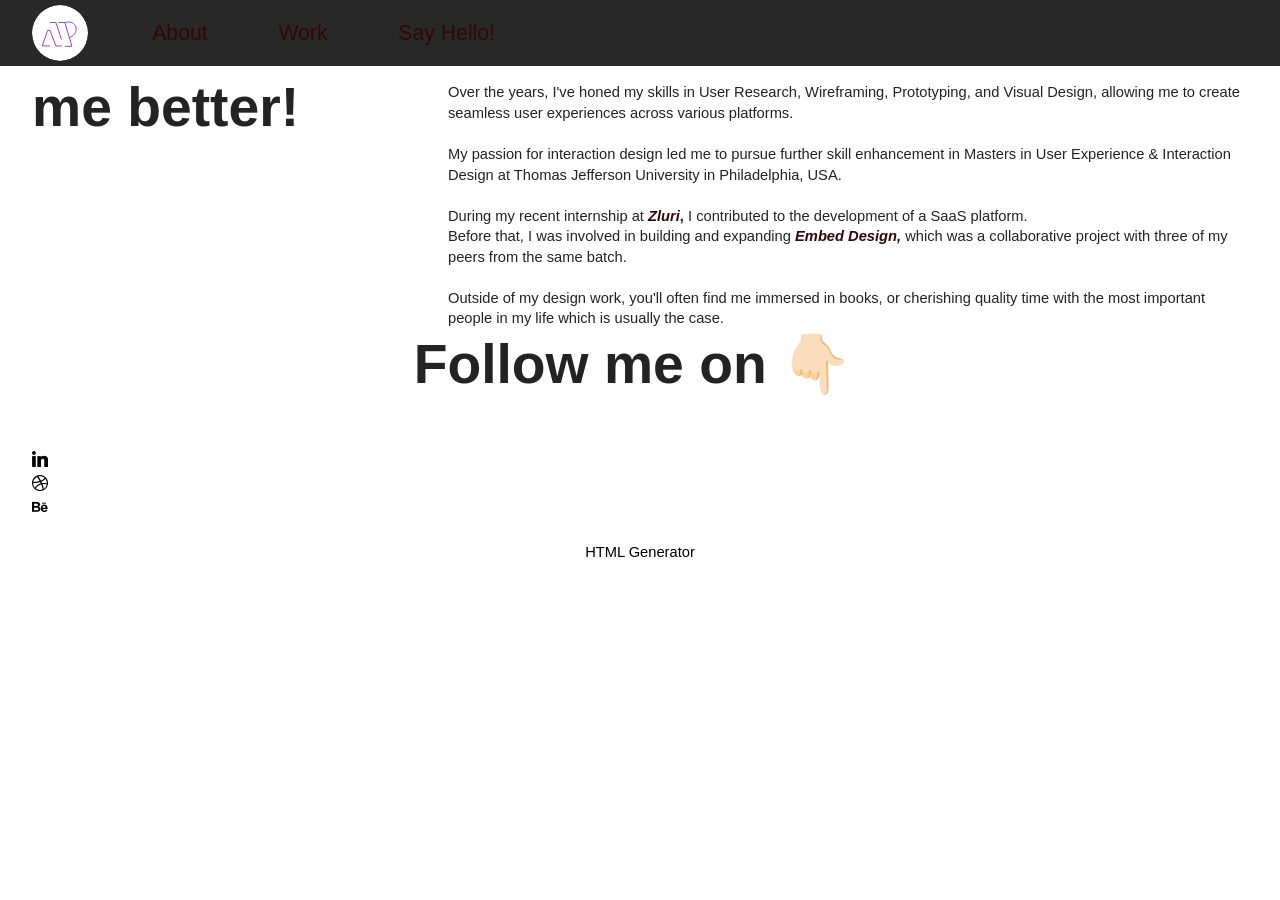
<file: page3.html>
<!DOCTYPE html>
<html  >
<head>
  <!-- Site made with Mobirise Website Builder v5.9.6, https://mobirise.com -->
  <meta charset="UTF-8">
  <meta http-equiv="X-UA-Compatible" content="IE=edge">
  <meta name="generator" content="Mobirise v5.9.6, mobirise.com">
  <meta name="viewport" content="width=device-width, initial-scale=1, minimum-scale=1">
  <link rel="shortcut icon" href="assets/images/logo-1.svg" type="image/x-icon">
  <meta name="description" content="">
  
  
  <title>About</title>
  <link rel="stylesheet" href="assets/web/assets/mobirise-icons2/mobirise2.css">
  <link rel="stylesheet" href="assets/bootstrap/css/bootstrap.min.css">
  <link rel="stylesheet" href="assets/bootstrap/css/bootstrap-grid.min.css">
  <link rel="stylesheet" href="assets/bootstrap/css/bootstrap-reboot.min.css">
  <link rel="stylesheet" href="assets/animatecss/animate.css">
  <link rel="stylesheet" href="assets/dropdown/css/style.css">
  <link rel="stylesheet" href="assets/socicon/css/styles.css">
  <link rel="stylesheet" href="assets/theme/css/style.css">
  <link href="assets/fonts/style.css" rel="stylesheet">
  <link rel="preload" href="https://fonts.googleapis.com/css?family=DM+Sans:100,200,300,400,500,600,700,800,900,100i,200i,300i,400i,500i,600i,700i,800i,900i&display=swap" as="style" onload="this.onload=null;this.rel='stylesheet'">
  <noscript><link rel="stylesheet" href="https://fonts.googleapis.com/css?family=DM+Sans:100,200,300,400,500,600,700,800,900,100i,200i,300i,400i,500i,600i,700i,800i,900i&display=swap"></noscript>
  <link rel="preload" as="style" href="assets/mobirise/css/mbr-additional.css"><link rel="stylesheet" href="assets/mobirise/css/mbr-additional.css" type="text/css">

  
  
  
</head>
<body>
  
  <section data-bs-version="5.1" class="menu menu1 cid-tU1BgSvLdJ" once="menu" id="menu01-g">
	

	<nav class="navbar navbar-dropdown navbar-expand-lg">
		<div class="container">
			<div class="navbar-brand">
				<span class="navbar-logo">
					<a href="index.html">
						<img src="assets/images/logo-1.svg" alt="Mobirise Website Builder" style="height: 3.5rem;">
					</a>
				</span>
				<span class="navbar-caption-wrap"><a class="navbar-caption text-info text-primary display-5" href="index.html"></a></span>
			</div>
			<button class="navbar-toggler" type="button" data-toggle="collapse" data-bs-toggle="collapse" data-target="#navbarSupportedContent" data-bs-target="#navbarSupportedContent" aria-controls="navbarNavAltMarkup" aria-expanded="false" aria-label="Toggle navigation">
				<div class="hamburger">
					<span></span>
					<span></span>
					<span></span>
					<span></span>
				</div>
			</button>
			<div class="collapse navbar-collapse" id="navbarSupportedContent">
				<ul class="navbar-nav nav-dropdown nav-right" data-app-modern-menu="true"><li class="nav-item">
						<a class="nav-link link text-info text-primary display-4" href="page3.html" aria-expanded="false">About</a>
					</li><li class="nav-item"><a class="nav-link link text-info text-primary display-4" href="page1.html">Work</a></li>
					<li class="nav-item">
						<a class="nav-link link text-info text-primary display-4" href="page5.html">Say Hello!&nbsp;</a>
					</li></ul>
				
				
			</div>
		</div>
	</nav>
</section>

<section data-bs-version="5.1" class="article15 cid-u78oFUQMV1" id="article15-2s">
    
    <div class="container">
        <div class="row justify-content-center">
            <div class="col-12 col-md">
                
                <h6 class="mbr-section-subtitle mbr-fonts-style mt-0 mb-4 display-2">
                    <strong>Get to know me better!</strong><br><strong><br></strong></h6>
            </div>
            <div class="col-md-12 col-lg-8">
                <p class="mbr-text mbr-fonts-style mt-0 mb-0 display-7">My journey in design began with a strong inclination towards pursuing a creative career. During my time at Avantika University, where I pursued design studies, I explored various subjects and discovered a deep passion for User Experience Design. This newfound interest quickly captivated me, shaping my career trajectory in the field.<br><br>Over the years, I've honed my skills in User Research, Wireframing, Prototyping, and Visual Design, allowing me to create seamless user experiences across various platforms.<br><br>My passion for interaction design led me to pursue further skill enhancement in Masters in User Experience &amp; Interaction Design at Thomas Jefferson University in Philadelphia, USA.<br><br>During my recent internship at <strong><a href="https://www.zluri.com/" class="text-info" target="_blank"><em><b>Zluri</b></em></a>,</strong> I contributed to the development of a SaaS platform.<br>Before that, I was involved in building and expanding <a href="https://embed.design/" class="text-info" target="_blank"><strong><em>Embed Design,</em></strong></a> which was a collaborative project with three of my peers from the same batch.<br><br>Outside of my design work, you'll often find me immersed in books, or cherishing quality time with the most important people in my life which is usually the case.<br></p>
            </div>
        </div>
    </div>
</section>

<section data-bs-version="5.1" class="social05 cid-u78viGesnA" id="social05-33">
    

    

    <div class="container">
        <div class="row">
            <h3 class="mbr-section-title align-center mb-5 mbr-fonts-style display-2">
                <strong>Follow me on 👇🏻&nbsp;</strong></h3>
            <div class="col-12">
                <div class="social-row">
                    <div class="soc-item">
                        <a href="https://mobiri.se/" target="_blank">
                            <span class="mbr-iconfont socicon-linkedin socicon"></span>
                        </a>
                    </div>
                    <div class="soc-item">
                        <a href="https://dribbble.com/madhura_pawar" target="_blank">
                            <span class="mbr-iconfont socicon-dribbble socicon"></span>
                        </a>
                    </div>
                    <div class="soc-item">
                        <a href="https://www.behance.net/madhurapawar" target="_blank">
                            <span class="mbr-iconfont socicon-behance socicon"></span>
                        </a>
                    </div>
                    
                    
                </div>
            </div>
        </div>
    </div>
</section><section class="display-7" style="padding: 0;align-items: center;justify-content: center;flex-wrap: wrap;    align-content: center;display: flex;position: relative;height: 4rem;"><a href="https://mobiri.se/" style="flex: 1 1;height: 4rem;position: absolute;width: 100%;z-index: 1;"><img alt="" style="height: 4rem;" src="[data-uri]"></a><p style="margin: 0;text-align: center;" class="display-7">&#8204;</p><a style="z-index:1" href="https://mobirise.com/html-builder.html">HTML Generator</a></section><script src="assets/bootstrap/js/bootstrap.bundle.min.js"></script>  <script src="assets/smoothscroll/smooth-scroll.js"></script>  <script src="assets/ytplayer/index.js"></script>  <script src="assets/dropdown/js/navbar-dropdown.js"></script>  <script src="assets/theme/js/script.js"></script>  
  
  
 <div id="scrollToTop" class="scrollToTop mbr-arrow-up"><a style="text-align: center;"><i class="mbr-arrow-up-icon mbr-arrow-up-icon-cm cm-icon cm-icon-smallarrow-up"></i></a></div>
    <input name="animation" type="hidden">
  </body>
</html>
</file>
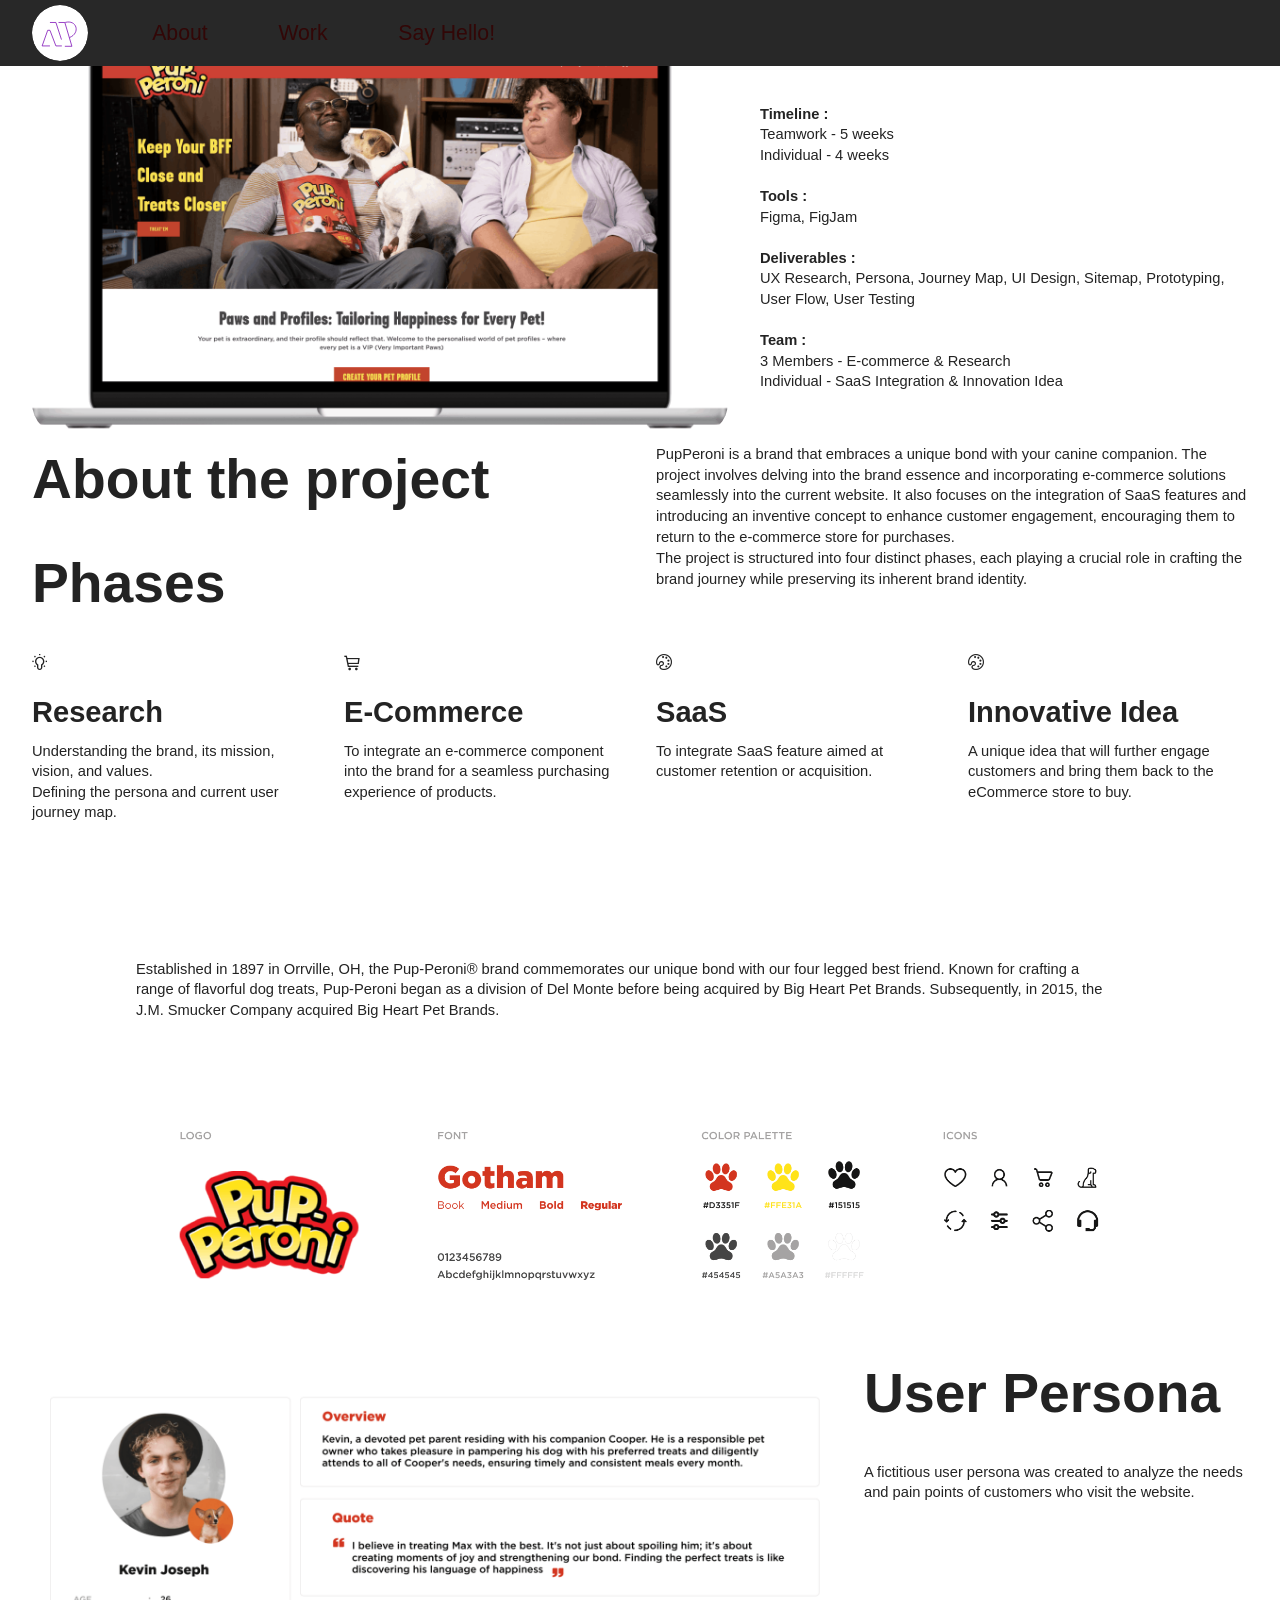
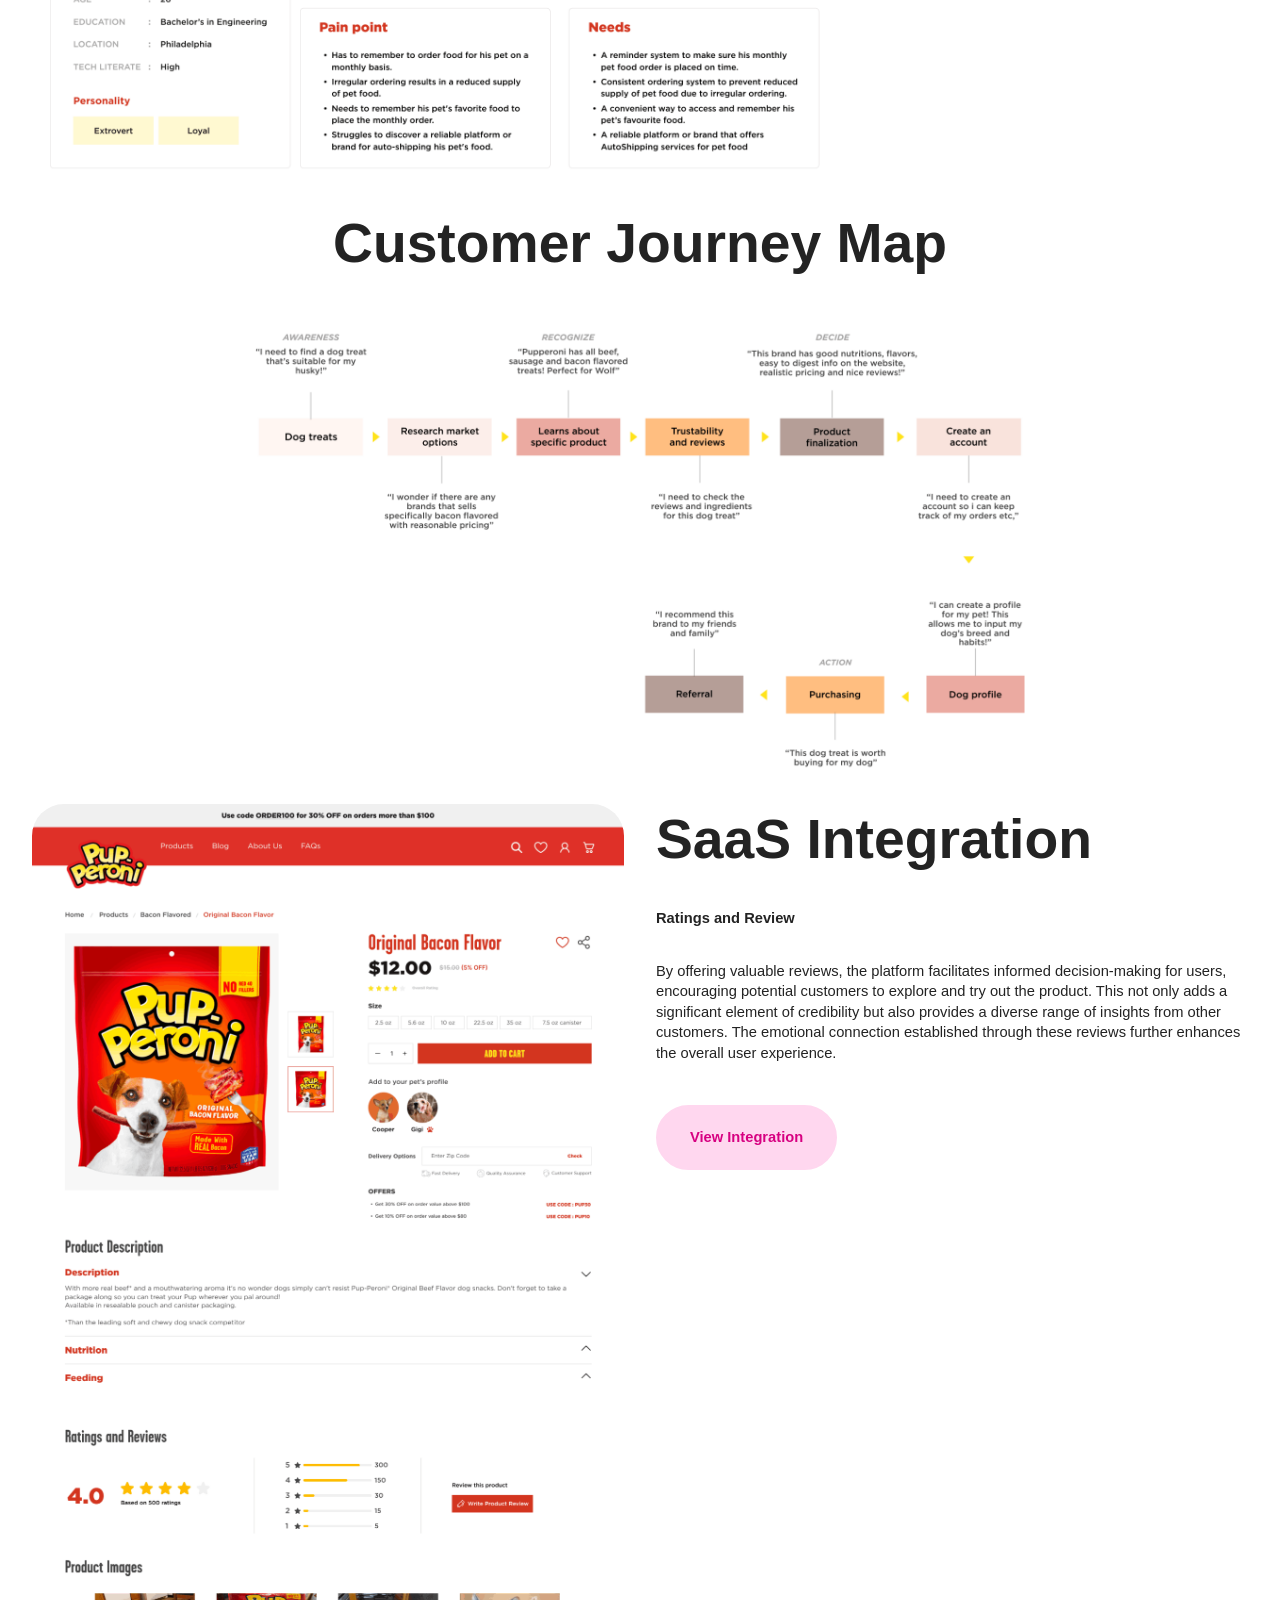
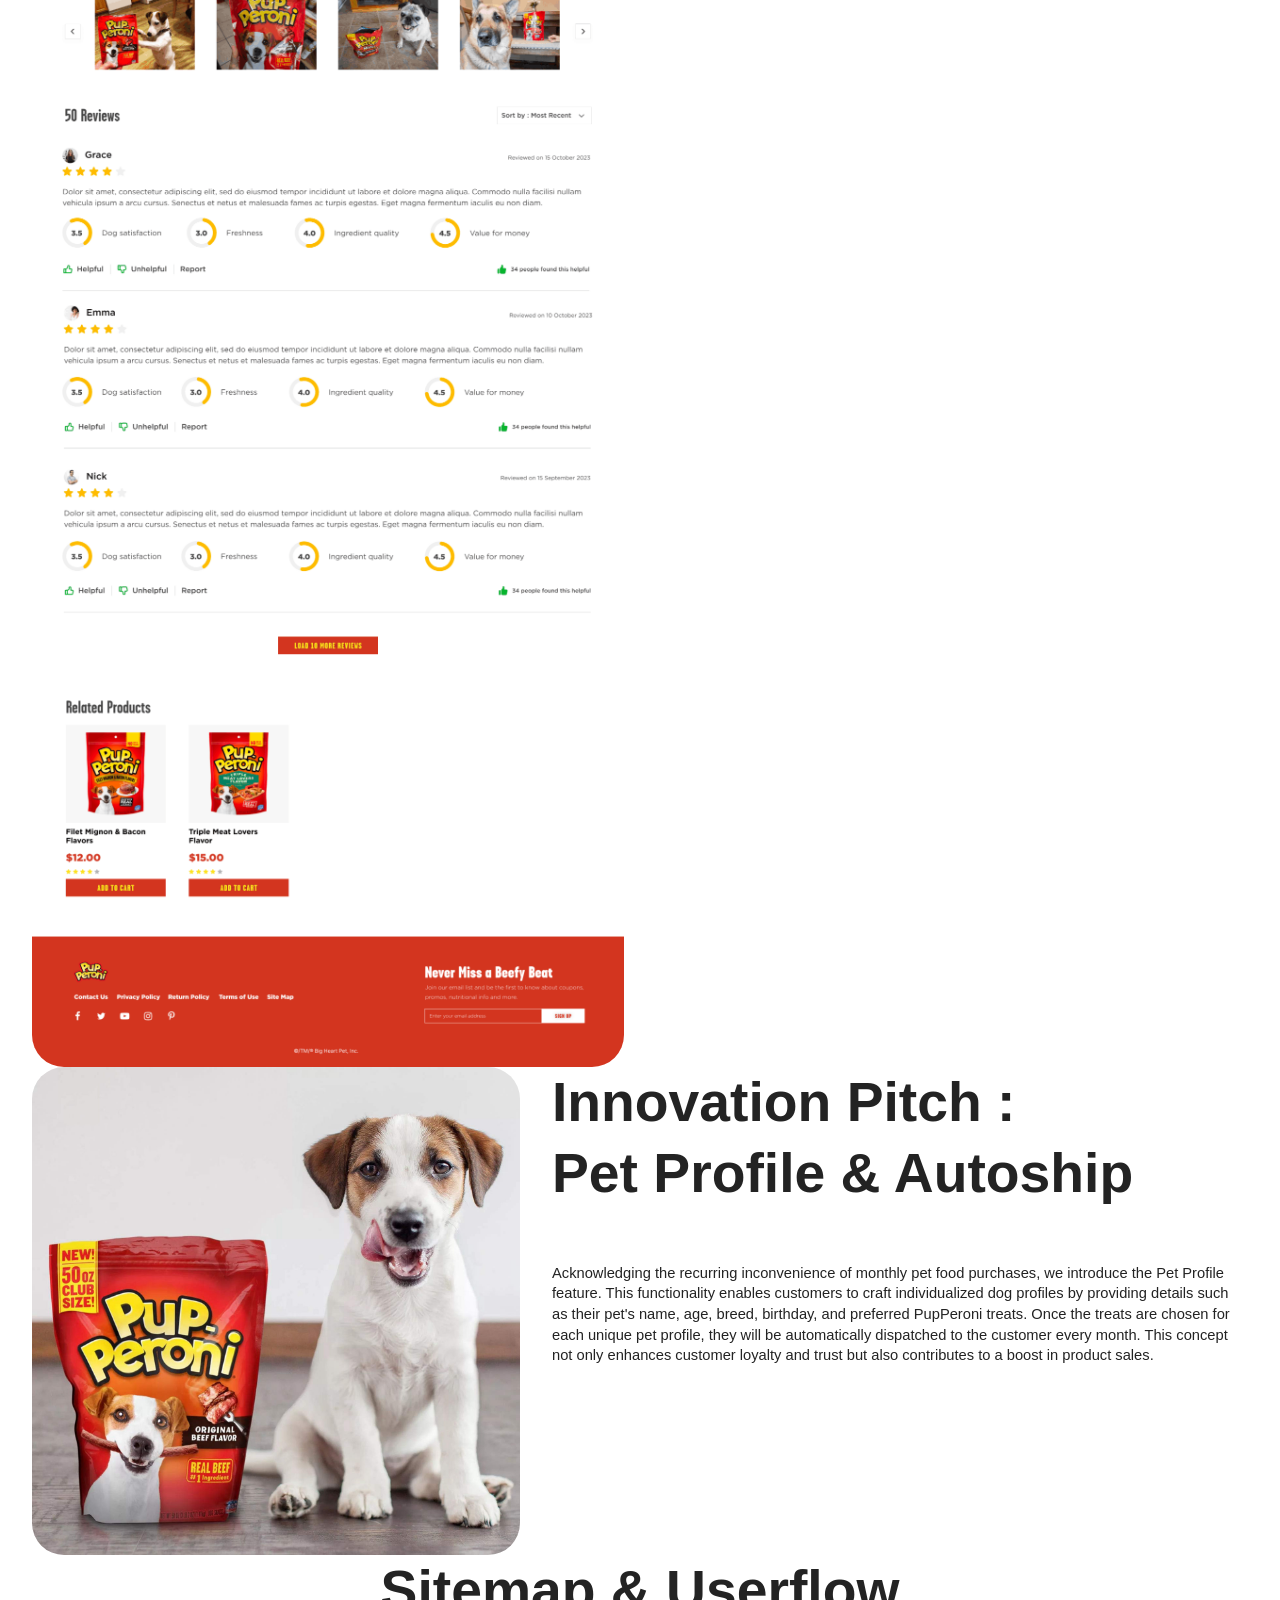
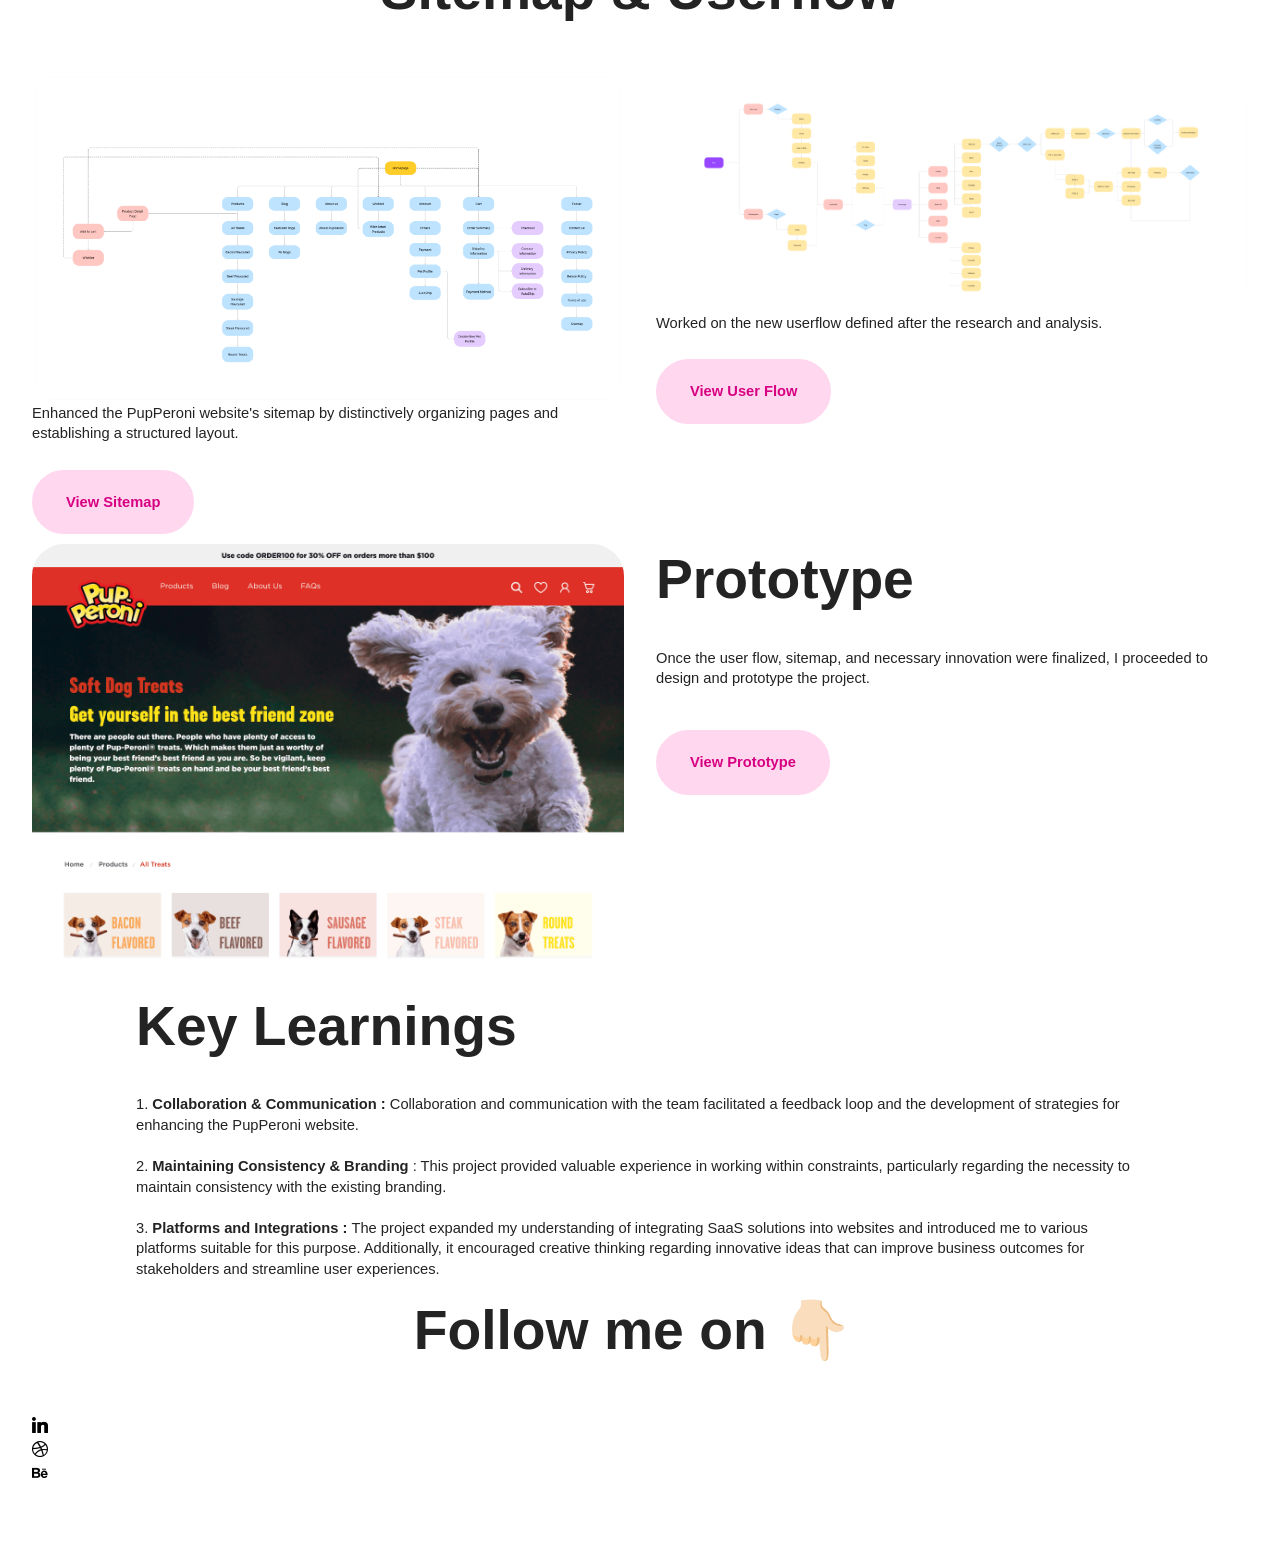
<file: page4.html>
<!DOCTYPE html>
<html  >
<head>
  <!-- Site made with Mobirise Website Builder v5.9.6, https://mobirise.com -->
  <meta charset="UTF-8">
  <meta http-equiv="X-UA-Compatible" content="IE=edge">
  <meta name="generator" content="Mobirise v5.9.6, mobirise.com">
  <meta name="viewport" content="width=device-width, initial-scale=1, minimum-scale=1">
  <link rel="shortcut icon" href="assets/images/logo-1.svg" type="image/x-icon">
  <meta name="description" content="">
  
  
  <title>Pupperoni</title>
  <link rel="stylesheet" href="assets/web/assets/mobirise-icons2/mobirise2.css">
  <link rel="stylesheet" href="assets/bootstrap/css/bootstrap.min.css">
  <link rel="stylesheet" href="assets/bootstrap/css/bootstrap-grid.min.css">
  <link rel="stylesheet" href="assets/bootstrap/css/bootstrap-reboot.min.css">
  <link rel="stylesheet" href="assets/animatecss/animate.css">
  <link rel="stylesheet" href="assets/dropdown/css/style.css">
  <link rel="stylesheet" href="assets/socicon/css/styles.css">
  <link rel="stylesheet" href="assets/theme/css/style.css">
  <link href="assets/fonts/style.css" rel="stylesheet">
  <link rel="preload" href="https://fonts.googleapis.com/css?family=DM+Sans:100,200,300,400,500,600,700,800,900,100i,200i,300i,400i,500i,600i,700i,800i,900i&display=swap" as="style" onload="this.onload=null;this.rel='stylesheet'">
  <noscript><link rel="stylesheet" href="https://fonts.googleapis.com/css?family=DM+Sans:100,200,300,400,500,600,700,800,900,100i,200i,300i,400i,500i,600i,700i,800i,900i&display=swap"></noscript>
  <link rel="preload" as="style" href="assets/mobirise/css/mbr-additional.css"><link rel="stylesheet" href="assets/mobirise/css/mbr-additional.css" type="text/css">

  
  
  
</head>
<body>
  
  <section data-bs-version="5.1" class="menu menu1 cid-u4hHqICuVi" once="menu" id="menu01-1y">
	

	<nav class="navbar navbar-dropdown navbar-expand-lg">
		<div class="container">
			<div class="navbar-brand">
				<span class="navbar-logo">
					<a href="index.html">
						<img src="assets/images/logo-1.svg" alt="Mobirise Website Builder" style="height: 3.5rem;">
					</a>
				</span>
				<span class="navbar-caption-wrap"><a class="navbar-caption text-info text-primary display-5" href="index.html"></a></span>
			</div>
			<button class="navbar-toggler" type="button" data-toggle="collapse" data-bs-toggle="collapse" data-target="#navbarSupportedContent" data-bs-target="#navbarSupportedContent" aria-controls="navbarNavAltMarkup" aria-expanded="false" aria-label="Toggle navigation">
				<div class="hamburger">
					<span></span>
					<span></span>
					<span></span>
					<span></span>
				</div>
			</button>
			<div class="collapse navbar-collapse" id="navbarSupportedContent">
				<ul class="navbar-nav nav-dropdown nav-right" data-app-modern-menu="true"><li class="nav-item">
						<a class="nav-link link text-info text-primary display-4" href="page3.html" aria-expanded="false">About</a>
					</li><li class="nav-item"><a class="nav-link link text-info text-primary display-4" href="page1.html">Work</a></li>
					<li class="nav-item">
						<a class="nav-link link text-info text-primary display-4" href="page5.html">Say Hello!&nbsp;</a>
					</li></ul>
				
				
			</div>
		</div>
	</nav>
</section>

<section data-bs-version="5.1" class="header1 cid-u4hHqJLIDF" id="header01-1z">
	

	
	

	<div class="container">
		<div class="row justify-content-center">
			<div class="col-12 col-md-12 col-lg-7 image-wrapper">
				<img class="w-100" src="assets/images/screenshot-2024-02-27-at-3.15.51pm-1476x922.png" alt="Mobirise Website Builder">
			</div>
			<div class="col-12 col-lg col-md-12">
				<div class="text-wrapper align-left">
					<h1 class="mbr-section-title mbr-fonts-style mb-4 display-2"><strong>PupPeroni</strong></h1>
					<p class="mbr-text mbr-fonts-style mb-4 display-7"><strong>Timeline :</strong><br>Teamwork - 5 weeks<br>Individual - 4 weeks<br><br><strong>Tools :<br></strong>Figma, FigJam<br><br><strong>Deliverables :<br></strong>UX Research, Persona, Journey Map, UI Design, Sitemap, Prototyping, User Flow, User Testing<br><br><strong>Team :&nbsp;</strong><br>3 Members - E-commerce &amp; Research<br>Individual - SaaS Integration &amp; Innovation Idea<br><br></p>
					
				</div>
			</div>
		</div>
	</div>
</section>

<section data-bs-version="5.1" class="article15 cid-u4hHqK8aZa" id="article15-20">
    
    <div class="container">
        <div class="row justify-content-center">
            <div class="col-12 col-md">
                
                <h6 class="mbr-section-subtitle mbr-fonts-style mt-0 mb-4 display-2">
                    <strong>About the project</strong></h6>
            </div>
            <div class="col-md-12 col-lg-6">
                <p class="mbr-text mbr-fonts-style mt-0 mb-0 display-7">PupPeroni is a brand that embraces a unique bond with your canine companion. The project involves delving into the brand essence and incorporating e-commerce solutions seamlessly into the current website. It also focuses on the integration of SaaS features and introducing an inventive concept to enhance customer engagement, encouraging them to return to the e-commerce store for purchases.<br></p>
            </div>
        </div>
    </div>
</section>

<section data-bs-version="5.1" class="article15 cid-u4hHqKj7xU" id="article15-21">
    
    <div class="container">
        <div class="row justify-content-center">
            <div class="col-12 col-md">
                
                <h6 class="mbr-section-subtitle mbr-fonts-style mt-0 mb-4 display-2">
                    <strong>Phases</strong></h6>
            </div>
            <div class="col-md-12 col-lg-6">
                <p class="mbr-text mbr-fonts-style mt-0 mb-0 display-7">The project is structured into four distinct phases, each playing a crucial role in crafting the brand journey while preserving its inherent brand identity.&nbsp;</p>
            </div>
        </div>
    </div>
</section>

<section data-bs-version="5.1" class="features10 cid-u4hHqKxElG" id="features010-22">
  

  
  
  <div class="container">
    
    <div class="row">
      <div class="item features-without-image col-12 col-md-6 col-lg-3 active">
        <div class="item-wrapper">
          <div class="card-box align-left">
            <div class="iconfont-wrapper mb-3">
              <span class="mbr-iconfont mobi-mbri-idea mobi-mbri"></span>
            </div>
            <h5 class="card-title mbr-fonts-style display-5">
              <strong>Research</strong></h5>
            <p class="card-text mbr-fonts-style mb-3 display-7">Understanding the brand, its mission, vision, and values.&nbsp;<br>Defining the persona and current user journey map.&nbsp;</p>
            
          </div>
        </div>
      </div><div class="item features-without-image col-12 col-md-6 col-lg-3">
        <div class="item-wrapper">
          <div class="card-box align-left">
            <div class="iconfont-wrapper mb-3">
              <span class="mbr-iconfont mobi-mbri-shopping-cart mobi-mbri"></span>
            </div>
            <h5 class="card-title mbr-fonts-style display-5"><strong>E-Commerce</strong></h5>
            <p class="card-text mbr-fonts-style mb-3 display-7">To integrate an e-commerce component into the brand for a seamless purchasing experience of products.</p>
            
          </div>
        </div>
      </div>
      
      <div class="item features-without-image col-12 col-md-6 col-lg-3">
        <div class="item-wrapper">
          <div class="card-box align-left">
            <div class="iconfont-wrapper mb-3">
              <span class="mbr-iconfont mobi-mbri-change-style mobi-mbri"></span>
            </div>
            <h5 class="card-title mbr-fonts-style display-5"><strong>SaaS</strong></h5>
            <p class="card-text mbr-fonts-style mb-3 display-7">To integrate SaaS feature aimed at customer retention or acquisition.</p>
            
          </div>
        </div>
      </div><div class="item features-without-image col-12 col-md-6 col-lg-3">
        <div class="item-wrapper">
          <div class="card-box align-left">
            <div class="iconfont-wrapper mb-3">
              <span class="mbr-iconfont mobi-mbri-change-style mobi-mbri"></span>
            </div>
            <h5 class="card-title mbr-fonts-style display-5"><strong>Innovative Idea</strong></h5>
            <p class="card-text mbr-fonts-style mb-3 display-7">A unique idea that will further engage customers and bring them back to the eCommerce store to buy.</p>
            
          </div>
        </div>
      </div>
    </div>
  </div>
</section>

<section data-bs-version="5.1" class="article9 cid-u5mF2hFbWL" id="article09-2a">
  

  
  
  <div class="container">
    <div class="row justify-content-center">
      <div class="card col-md-12 col-lg-10">
        <div class="card-wrapper">
          <div class="card-content-text">
            <h3 class="card-title mbr-fonts-style mbr-white mt-3 mb-4 display-2">
            <strong>About PupPeroni</strong></h3>
          <div class="row card-box align-left">
            <div class="item features-without-image col-12">
              <div class="item-wrapper">
                
                <p class="mbr-text mbr-fonts-style display-7">Established in 1897 in Orrville, OH, the Pup-Peroni® brand commemorates our unique bond with our four legged best friend. Known for crafting a range of flavorful dog treats, Pup-Peroni began as a division of Del Monte before being acquired by Big Heart Pet Brands. Subsequently, in 2015, the J.M. Smucker Company acquired Big Heart Pet Brands.<br>
                </p>
              </div>
            </div>
            
            
          </div>
          </div>
          <div class="image-wrapper d-flex justify-content-center mt-3">
            <img src="assets/images/slide-16-9-2-1920x582.png" alt="Mobirise Website Builder">
          </div>
        </div>
      </div>
    </div>
  </div>
</section>

<section data-bs-version="5.1" class="header1 cid-u4hHqLlroJ" id="header01-24">
	

	
	

	<div class="container">
		<div class="row justify-content-center">
			<div class="col-12 col-md-12 col-lg-8 image-wrapper">
				<img class="w-100" src="assets/images/slide-16-9-1-1696x954.png" alt="Mobirise Website Builder">
			</div>
			<div class="col-12 col-lg col-md-12">
				<div class="text-wrapper align-left">
					<h1 class="mbr-section-title mbr-fonts-style mb-4 display-2">
						<strong>User Persona</strong></h1>
					<p class="mbr-text mbr-fonts-style mb-4 display-7">A fictitious user persona was created to analyze the needs and pain points of customers who visit the website.</p>
					
				</div>
			</div>
		</div>
	</div>
</section>

<section data-bs-version="5.1" class="image3 cid-u5mDXY4tcZ" id="image03-29">
  

  
  

  <div class="container">
    <div class="row justify-content-center">
      <div class="col-12 col-lg-9">
        <h4 class="mbr-description mbr-fonts-style mb-3 align-center display-2">
          <strong>Customer Journey Map</strong><strong><br></strong></h4>
        
        <div class="image-wrapper">
          <img class="w-100" src="assets/images/journey-map-1916x1078.png" alt="Mobirise Website Builder">
        </div>
      </div>
    </div>
  </div>
</section>

<section data-bs-version="5.1" class="features024 cid-u4hHqLPF9D" id="features025-26">
  

  
  

  <div class="container">
    <div class="row justify-content-center align-items-center">
      <div class="col-12">
        <div class="card-wrapper">
          <div class="row">
            <div class="col-12 col-md-12 col-lg-6 image-wrapper">
              <img class="w-100" src="assets/images/saas-1256x3951.png" alt="Mobirise Website Builder">
            </div>
            <div class="col-12 col-lg col-md-12">
              <div class="text-wrapper align-left">
                <h5 class="mbr-section-title mbr-fonts-style mb-4 display-2">
                  <strong>SaaS Integration</strong><br></h5>
                <p class="price mbr-fonts-style mb-4 display-7"><strong>Ratings and Review</strong></p>
                <p class="mbr-text mbr-fonts-style mb-4 display-7">
                  By offering valuable reviews, the platform facilitates informed decision-making for users, encouraging potential customers to explore and try out the product. This not only adds a significant element of credibility but also provides a diverse range of insights from other customers. The emotional connection established through these reviews further enhances the overall user experience.<br>
                </p>
                <div class="mbr-section-btn mt-3"><a class="btn btn-lg btn-secondary display-7" href="https://www.figma.com/proto/qO9mkFcgpdzebCZ8QuGV2z/PupPeroni-(-Portfolio)?page-id=0%3A1&type=design&node-id=2-156&viewport=479%2C363%2C0.16&t=EyUMUJFdHVy2EXXc-1&scaling=min-zoom&mode=design" target="_blank">View Integration</a></div>
              </div>
            </div>
          </div>
        </div>
      </div>
    </div>
  </div>
</section>

<section data-bs-version="5.1" class="article2 cid-u5weLZShPm" id="article02-2f">
	

	
	

	<div class="container">
		<div class="row justify-content-center">
			<div class="col-12 col-md-12 col-lg-5 image-wrapper">
				<img class="w-100" src="assets/images/dog-1476x1476.jpg" alt="Mobirise Website Builder">
			</div>
			<div class="col-12 col-md-12 col-lg">
				<div class="text-wrapper align-left">
					<h1 class="mbr-section-title mbr-fonts-style mb-4 display-2"><strong>Innovation Pitch :</strong><br><strong>Pet Profile &amp; Autoship</strong></h1>
					<p class="mbr-text align-left mbr-fonts-style mb-4 display-7"><br>Acknowledging the recurring inconvenience of monthly pet food purchases, we introduce the Pet Profile feature. This functionality enables customers to craft individualized dog profiles by providing details such as their pet's name, age, breed, birthday, and preferred PupPeroni treats. Once the treats are chosen for each unique pet profile, they will be automatically dispatched to the customer every month. This concept not only enhances customer loyalty and trust but also contributes to a boost in product sales.</p>
					
				</div>
			</div>
		</div>
	</div>
</section>

<section data-bs-version="5.1" class="features4 cid-u5wmwPyi22" id="features04-2m">
	
	
	<div class="container-fluid">
		<div class="row justify-content-center">
			<div class="col-12 content-head">
				<div class="mbr-section-head mb-5">
					<h4 class="mbr-section-title mbr-fonts-style align-center mb-0 display-2"><strong>Sitemap &amp; Userflow</strong></h4>
					
					
				</div>
			</div>
		</div>
		<div class="row">
			<div class="item features-image col-12 col-md-6 col-lg-6">
				<div class="item-wrapper">
					<div class="item-img">
						<img src="assets/images/pupperoni-sitemap-1916x1063.png" alt="Mobirise Website Builder">
					</div>
					<div class="item-content">
						
						
						<p class="mbr-text mbr-fonts-style display-7">Enhanced the PupPeroni website's sitemap by distinctively organizing pages and establishing a structured layout.<br></p>
						<div class="mbr-section-btn item-footer"><a href="https://www.figma.com/file/Z5vCkjpM1ximI79Kq2RN1p/PupPeroni-Sitemap%2FUser-Flow?type=whiteboard&node-id=0%3A1&t=4fD3mtm5ujyR7rtH-1" class="btn item-btn btn-secondary display-7" target="_blank">View Sitemap</a></div>
					</div>

				</div>
			</div>
			<div class="item features-image col-12 col-md-6 col-lg-6">
				<div class="item-wrapper">
					<div class="item-img">
						<img src="assets/images/pupperoni-sitemap-user-flow-1329x536.png" alt="Mobirise Website Builder">
					</div>
					<div class="item-content">
						
						
						<p class="mbr-text mbr-fonts-style display-7">
							Worked on the new userflow defined after the research and analysis.</p>
						<div class="mbr-section-btn item-footer"><a href="https://www.figma.com/file/Z5vCkjpM1ximI79Kq2RN1p/PupPeroni-Sitemap%2FUser-Flow?type=whiteboard&node-id=0%3A1&t=4fD3mtm5ujyR7rtH-1" class="btn item-btn btn-secondary display-7" target="_blank">View User Flow</a></div>
					</div>
				</div>
			</div>
			
		</div>
	</div>
</section>

<section data-bs-version="5.1" class="header1 cid-u78cihOKUV" id="header01-2n">
	

	
	

	<div class="container-fluid">
		<div class="row justify-content-center">
			<div class="col-12 col-md-12 col-lg-6 image-wrapper">
				<img class="w-100" src="assets/images/catalog-list-1280x966.png" alt="Mobirise Website Builder">
			</div>
			<div class="col-12 col-lg col-md-12">
				<div class="text-wrapper align-left">
					<h1 class="mbr-section-title mbr-fonts-style mb-4 display-2">
						<strong>Prototype</strong></h1>
					<p class="mbr-text mbr-fonts-style mb-4 display-7">Once the user flow, sitemap, and necessary innovation were finalized, I proceeded to design and prototype the project.</p>
					<div class="mbr-section-btn mt-3"><a class="btn btn-secondary display-7" href="https://www.figma.com/proto/qO9mkFcgpdzebCZ8QuGV2z/PupPeroni-(Portfolio)?page-id=6%3A643&type=design&node-id=6-882&viewport=479%2C363%2C0.05&t=3N5SitiKs8fbvNUk-1&scaling=min-zoom&mode=design" target="_blank">View Prototype</a></div>
				</div>
			</div>
		</div>
	</div>
</section>

<section data-bs-version="5.1" class="article12 cid-u78f6JO39L" id="article12-2p">    
    
    <div class="container">
        <div class="row justify-content-center">
            <div class="col-md-12 col-lg-10">
                <h3 class="mbr-section-title mbr-fonts-style mb-4 mt-0 display-2"><strong>Key Learnings</strong></h3>
                
                <p class="mbr-text mbr-fonts-style display-7">1. <strong>Collaboration &amp; Communication :</strong> Collaboration and communication with the team facilitated a feedback loop and the development of strategies for enhancing the PupPeroni website.<br><br>2. <strong>Maintaining Consistency &amp; Branding</strong> : This project provided valuable experience in working within constraints, particularly regarding the necessity to maintain consistency with the existing branding.<br><br>3. <strong>Platforms and Integrations : </strong>The project expanded my understanding of integrating SaaS solutions into websites and introduced me to various platforms suitable for this purpose. Additionally, it encouraged creative thinking regarding innovative ideas that can improve business outcomes for stakeholders and streamline user experiences.</p>
            </div>
        </div>
    </div>
</section>

<section data-bs-version="5.1" class="social05 cid-u78viGesnA" id="social05-33">
    

    

    <div class="container">
        <div class="row">
            <h3 class="mbr-section-title align-center mb-5 mbr-fonts-style display-2">
                <strong>Follow me on 👇🏻&nbsp;</strong></h3>
            <div class="col-12">
                <div class="social-row">
                    <div class="soc-item">
                        <a href="https://mobiri.se/" target="_blank">
                            <span class="mbr-iconfont socicon-linkedin socicon"></span>
                        </a>
                    </div>
                    <div class="soc-item">
                        <a href="https://dribbble.com/madhura_pawar" target="_blank">
                            <span class="mbr-iconfont socicon-dribbble socicon"></span>
                        </a>
                    </div>
                    <div class="soc-item">
                        <a href="https://www.behance.net/madhurapawar" target="_blank">
                            <span class="mbr-iconfont socicon-behance socicon"></span>
                        </a>
                    </div>
                    
                    
                </div>
            </div>
        </div>
    </div>
</section><section class="display-7" style="padding: 0;align-items: center;justify-content: center;flex-wrap: wrap;    align-content: center;display: flex;position: relative;height: 4rem;"><a href="https://mobiri.se/" style="flex: 1 1;height: 4rem;position: absolute;width: 100%;z-index: 1;"><img alt="" style="height: 4rem;" src="[data-uri]"></a><p style="margin: 0;text-align: center;" class="display-7">&#8204;</p><a style="z-index:1" href="https://mobirise.com/html-builder.html">HTML Builder</a></section><script src="assets/bootstrap/js/bootstrap.bundle.min.js"></script>  <script src="assets/smoothscroll/smooth-scroll.js"></script>  <script src="assets/ytplayer/index.js"></script>  <script src="assets/dropdown/js/navbar-dropdown.js"></script>  <script src="assets/theme/js/script.js"></script>  
  
  
 <div id="scrollToTop" class="scrollToTop mbr-arrow-up"><a style="text-align: center;"><i class="mbr-arrow-up-icon mbr-arrow-up-icon-cm cm-icon cm-icon-smallarrow-up"></i></a></div>
    <input name="animation" type="hidden">
  </body>
</html>
</file>
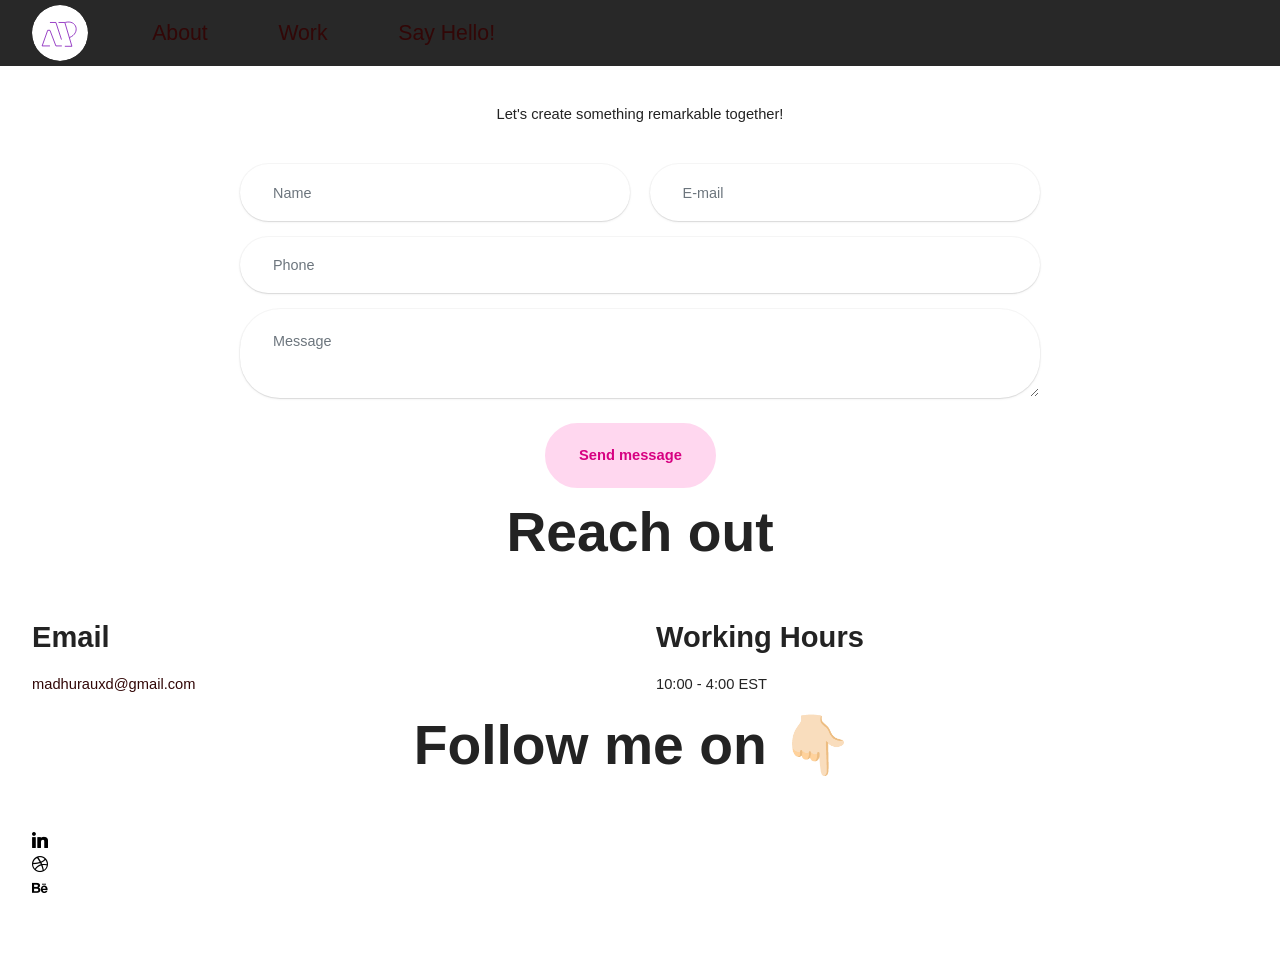
<file: page5.html>
<!DOCTYPE html>
<html  >
<head>
  <!-- Site made with Mobirise Website Builder v5.9.6, https://mobirise.com -->
  <meta charset="UTF-8">
  <meta http-equiv="X-UA-Compatible" content="IE=edge">
  <meta name="generator" content="Mobirise v5.9.6, mobirise.com">
  <meta name="viewport" content="width=device-width, initial-scale=1, minimum-scale=1">
  <link rel="shortcut icon" href="assets/images/logo-1.svg" type="image/x-icon">
  <meta name="description" content="">
  
  
  <title>Say Hello!</title>
  <link rel="stylesheet" href="assets/web/assets/mobirise-icons2/mobirise2.css">
  <link rel="stylesheet" href="assets/bootstrap/css/bootstrap.min.css">
  <link rel="stylesheet" href="assets/bootstrap/css/bootstrap-grid.min.css">
  <link rel="stylesheet" href="assets/bootstrap/css/bootstrap-reboot.min.css">
  <link rel="stylesheet" href="assets/animatecss/animate.css">
  <link rel="stylesheet" href="assets/dropdown/css/style.css">
  <link rel="stylesheet" href="assets/socicon/css/styles.css">
  <link rel="stylesheet" href="assets/theme/css/style.css">
  <link href="assets/fonts/style.css" rel="stylesheet">
  <link rel="preload" href="https://fonts.googleapis.com/css?family=DM+Sans:100,200,300,400,500,600,700,800,900,100i,200i,300i,400i,500i,600i,700i,800i,900i&display=swap" as="style" onload="this.onload=null;this.rel='stylesheet'">
  <noscript><link rel="stylesheet" href="https://fonts.googleapis.com/css?family=DM+Sans:100,200,300,400,500,600,700,800,900,100i,200i,300i,400i,500i,600i,700i,800i,900i&display=swap"></noscript>
  <link rel="preload" as="style" href="assets/mobirise/css/mbr-additional.css"><link rel="stylesheet" href="assets/mobirise/css/mbr-additional.css" type="text/css">

  
  
  
</head>
<body>
  
  <section data-bs-version="5.1" class="menu menu1 cid-tU1BgSvLdJ" once="menu" id="menu01-2t">
	

	<nav class="navbar navbar-dropdown navbar-expand-lg">
		<div class="container">
			<div class="navbar-brand">
				<span class="navbar-logo">
					<a href="index.html">
						<img src="assets/images/logo-1.svg" alt="Mobirise Website Builder" style="height: 3.5rem;">
					</a>
				</span>
				<span class="navbar-caption-wrap"><a class="navbar-caption text-info text-primary display-5" href="index.html"></a></span>
			</div>
			<button class="navbar-toggler" type="button" data-toggle="collapse" data-bs-toggle="collapse" data-target="#navbarSupportedContent" data-bs-target="#navbarSupportedContent" aria-controls="navbarNavAltMarkup" aria-expanded="false" aria-label="Toggle navigation">
				<div class="hamburger">
					<span></span>
					<span></span>
					<span></span>
					<span></span>
				</div>
			</button>
			<div class="collapse navbar-collapse" id="navbarSupportedContent">
				<ul class="navbar-nav nav-dropdown nav-right" data-app-modern-menu="true"><li class="nav-item">
						<a class="nav-link link text-info text-primary display-4" href="page3.html" aria-expanded="false">About</a>
					</li><li class="nav-item"><a class="nav-link link text-info text-primary display-4" href="page1.html">Work</a></li>
					<li class="nav-item">
						<a class="nav-link link text-info text-primary display-4" href="page5.html">Say Hello!&nbsp;</a>
					</li></ul>
				
				
			</div>
		</div>
	</nav>
</section>

<section data-bs-version="5.1" class="article11 cid-u78sclyrK8" id="article11-2v">
    

    
    
    <div class="container">
        <div class="row justify-content-center">
            <div class="title col-md-12 col-lg-12">
                <h3 class="mbr-section-title mbr-fonts-style align-center mt-0 mb-0 display-2">
                <strong>Hello! Nice to see you here 🤝🏻&nbsp;</strong></h3>
                <h4 class="mbr-section-subtitle align-center mbr-fonts-style mt-4 display-7">Let's create something remarkable together!</h4>
                
            </div>
        </div>
    </div>
</section>

<section data-bs-version="5.1" class="form5 cid-u78s8PgFpl" id="form02-2u">
    
    
    <div class="container">
        <div class="row justify-content-center">
            <div class="col-12 content-head">
                
            </div>
        </div>
        <div class="row justify-content-center mt-4">
            <div class="col-lg-8 mx-auto mbr-form">
                <form action="https://mobirise.eu/" method="POST" class="mbr-form form-with-styler" data-verified="">
                    <div class="row">
                        
                        <div hidden="hidden" data-form-alert-danger="" class="alert alert-danger col-12">
                            Oops...! some problem!
                        </div>
                    </div>
                    <div class="dragArea row">
                        <div class="col-md col-sm-12 form-group mb-3" data-for="name">
                            <input type="text" name="name" placeholder="Name" data-form-field="name" class="form-control" value="" id="name-form02-2u">
                        </div>
                        <div class="col-md col-sm-12 form-group mb-3" data-for="email">
                            <input type="email" name="email" placeholder="E-mail" data-form-field="email" class="form-control" value="" id="email-form02-2u">
                        </div>
                        <div class="col-12 form-group mb-3" data-for="phone">
                            <input type="tel" name="phone" placeholder="Phone" data-form-field="phone" class="form-control" value="" id="phone-form02-2u">
                        </div>
                        <div class="col-12 form-group mb-3" data-for="textarea">
                            <textarea name="textarea" placeholder="Message" data-form-field="textarea" class="form-control" id="textarea-form02-2u"></textarea>
                        </div>
                        <div class="col-lg-12 col-md-12 col-sm-12 align-center mbr-section-btn"><button type="submit" class="btn btn-secondary display-7">Send message</button></div>
                    </div>
                </form>
            </div>
        </div>
    </div>
</section>

<section data-bs-version="5.1" class="contacts01 cid-u78uvbAhLh" id="contacts01-31">
    

    
    
    <div class="container">
        <div class="row justify-content-center">
            <div class="col-12 content-head">
                <div class="mbr-section-head mb-5">
                    <h3 class="mbr-section-title mbr-fonts-style align-center mb-0 display-2">
                        <strong>Reach out</strong></h3>
                    
                </div>
            </div>
        </div>
        <div class="row">
            
            <div class="item features-without-image col-12 col-md-6 active">
                <div class="item-wrapper">
                    <div class="text-wrapper">
                        <h6 class="card-title mbr-fonts-style mb-3 display-5">
                            <strong>Email</strong>
                        </h6>
                        <p class="mbr-text mbr-fonts-style display-7"><a href="mailto:madhurauxd@gmail.com" class="text-info">madhurauxd@gmail.com</a></p>
                    </div>
                </div>
            </div>
            
            <div class="item features-without-image col-12 col-md-6">
                <div class="item-wrapper">
                    <div class="text-wrapper">
                        <h6 class="card-title mbr-fonts-style mb-3 display-5">
                            <strong>Working Hours</strong>
                        </h6>
                        <p class="mbr-text mbr-fonts-style display-7">
                            10:00 - 4:00 EST&nbsp;</p>
                    </div>
                </div>
            </div>
        </div>
    </div>
</section>

<section data-bs-version="5.1" class="social05 cid-u78viGesnA" id="social05-33">
    

    

    <div class="container">
        <div class="row">
            <h3 class="mbr-section-title align-center mb-5 mbr-fonts-style display-2">
                <strong>Follow me on 👇🏻&nbsp;</strong></h3>
            <div class="col-12">
                <div class="social-row">
                    <div class="soc-item">
                        <a href="https://mobiri.se/" target="_blank">
                            <span class="mbr-iconfont socicon-linkedin socicon"></span>
                        </a>
                    </div>
                    <div class="soc-item">
                        <a href="https://dribbble.com/madhura_pawar" target="_blank">
                            <span class="mbr-iconfont socicon-dribbble socicon"></span>
                        </a>
                    </div>
                    <div class="soc-item">
                        <a href="https://www.behance.net/madhurapawar" target="_blank">
                            <span class="mbr-iconfont socicon-behance socicon"></span>
                        </a>
                    </div>
                    
                    
                </div>
            </div>
        </div>
    </div>
</section><section class="display-7" style="padding: 0;align-items: center;justify-content: center;flex-wrap: wrap;    align-content: center;display: flex;position: relative;height: 4rem;"><a href="https://mobiri.se/" style="flex: 1 1;height: 4rem;position: absolute;width: 100%;z-index: 1;"><img alt="" style="height: 4rem;" src="[data-uri]"></a><p style="margin: 0;text-align: center;" class="display-7">&#8204;</p><a style="z-index:1" href="https://mobirise.com"> Website Building Software</a></section><script src="assets/bootstrap/js/bootstrap.bundle.min.js"></script>  <script src="assets/smoothscroll/smooth-scroll.js"></script>  <script src="assets/ytplayer/index.js"></script>  <script src="assets/dropdown/js/navbar-dropdown.js"></script>  <script src="assets/theme/js/script.js"></script>  
  
  
 <div id="scrollToTop" class="scrollToTop mbr-arrow-up"><a style="text-align: center;"><i class="mbr-arrow-up-icon mbr-arrow-up-icon-cm cm-icon cm-icon-smallarrow-up"></i></a></div>
    <input name="animation" type="hidden">
  </body>
</html>
</file>
<file: assets/theme/css/style.css>
@charset "UTF-8";
section {
  background-color: #ffffff;
}

body {
  font-style: normal;
  line-height: 1.5;
  font-weight: 400;
  color: #232323;
  position: relative;
}

button {
  background-color: transparent;
  border-color: transparent;
}

.embla__button,
.carousel-control {
  background-color: #edefea !important;
  opacity: 0.8 !important;
  color: #464845 !important;
  border-color: #edefea !important;
}

.carousel .close,
.modalWindow .close {
  background-color: #edefea !important;
  color: #464845 !important;
  border-color: #edefea !important;
  opacity: 0.8 !important;
}

.carousel .close:hover,
.modalWindow .close:hover {
  opacity: 1 !important;
}

.carousel-indicators li {
  background-color: #edefea !important;
  border: 2px solid #464845 !important;
}

.carousel-indicators li:hover,
.carousel-indicators li:active {
  opacity: 0.8 !important;
}

.embla__button:hover,
.carousel-control:hover {
  background-color: #edefea !important;
  opacity: 1 !important;
}

.modalWindow-video-container {
  height: 80%;
}

section,
.container,
.container-fluid {
  position: relative;
  word-wrap: break-word;
}

a.mbr-iconfont:hover {
  text-decoration: none;
}

.article .lead p,
.article .lead ul,
.article .lead ol,
.article .lead pre,
.article .lead blockquote {
  margin-bottom: 0;
}

a {
  font-style: normal;
  font-weight: 400;
  cursor: pointer;
}
a, a:hover {
  text-decoration: none;
}

.mbr-section-title {
  font-style: normal;
  line-height: 1.3;
}

.mbr-section-subtitle {
  line-height: 1.3;
}

.mbr-text {
  font-style: normal;
  line-height: 1.7;
}

h1,
h2,
h3,
h4,
h5,
h6,
.display-1,
.display-2,
.display-4,
.display-5,
.display-7,
span,
p,
a {
  line-height: 1;
  word-break: break-word;
  word-wrap: break-word;
  font-weight: 400;
}

b,
strong {
  font-weight: bold;
}

input:-webkit-autofill, input:-webkit-autofill:hover, input:-webkit-autofill:focus, input:-webkit-autofill:active {
  transition-delay: 9999s;
  -webkit-transition-property: background-color, color;
  transition-property: background-color, color;
}

textarea[type=hidden] {
  display: none;
}

section {
  background-position: 50% 50%;
  background-repeat: no-repeat;
  background-size: cover;
}
section .mbr-background-video,
section .mbr-background-video-preview {
  position: absolute;
  bottom: 0;
  left: 0;
  right: 0;
  top: 0;
}

.hidden {
  visibility: hidden;
}

.mbr-z-index20 {
  z-index: 20;
}

/*! Base colors */
.mbr-white {
  color: #ffffff;
}

.mbr-black {
  color: #111111;
}

.mbr-bg-white {
  background-color: #ffffff;
}

.mbr-bg-black {
  background-color: #000000;
}

/*! Text-aligns */
.align-left {
  text-align: left;
}

.align-center {
  text-align: center;
}

.align-right {
  text-align: right;
}

/*! Font-weight  */
.mbr-light {
  font-weight: 300;
}

.mbr-regular {
  font-weight: 400;
}

.mbr-semibold {
  font-weight: 500;
}

.mbr-bold {
  font-weight: 700;
}

/*! Media  */
.media-content {
  flex-basis: 100%;
}

.media-container-row {
  display: flex;
  flex-direction: row;
  flex-wrap: wrap;
  justify-content: center;
  align-content: center;
  align-items: start;
}
.media-container-row .media-size-item {
  width: 400px;
}

.media-container-column {
  display: flex;
  flex-direction: column;
  flex-wrap: wrap;
  justify-content: center;
  align-content: center;
  align-items: stretch;
}
.media-container-column > * {
  width: 100%;
}

@media (min-width: 992px) {
  .media-container-row {
    flex-wrap: nowrap;
  }
}
figure {
  margin-bottom: 0;
  overflow: hidden;
}

figure[mbr-media-size] {
  transition: width 0.1s;
}

img,
iframe {
  display: block;
  width: 100%;
}

.card {
  background-color: transparent;
  border: none;
}

.card-box {
  width: 100%;
}

.card-img {
  text-align: center;
  flex-shrink: 0;
  -webkit-flex-shrink: 0;
}

.media {
  max-width: 100%;
  margin: 0 auto;
}

.mbr-figure {
  align-self: center;
}

.media-container > div {
  max-width: 100%;
}

.mbr-figure img,
.card-img img {
  width: 100%;
}

@media (max-width: 991px) {
  .media-size-item {
    width: auto !important;
  }
  .media {
    width: auto;
  }
  .mbr-figure {
    width: 100% !important;
  }
}
/*! Buttons */
.mbr-section-btn {
  margin-left: -0.6rem;
  margin-right: -0.6rem;
  font-size: 0;
}

.btn {
  font-weight: 600;
  border-width: 1px;
  font-style: normal;
  margin: 0.6rem 0.6rem;
  white-space: normal;
  transition: all 0.2s ease-in-out;
  display: inline-flex;
  align-items: center;
  justify-content: center;
  word-break: break-word;
}

.btn-sm {
  font-weight: 600;
  letter-spacing: 0px;
  transition: all 0.3s ease-in-out;
}

.btn-md {
  font-weight: 600;
  letter-spacing: 0px;
  transition: all 0.3s ease-in-out;
}

.btn-lg {
  font-weight: 600;
  letter-spacing: 0px;
  transition: all 0.3s ease-in-out;
}

.btn-form {
  margin: 0;
}
.btn-form:hover {
  cursor: pointer;
}

nav .mbr-section-btn {
  margin-left: 0rem;
  margin-right: 0rem;
}

/*! Btn icon margin */
.btn .mbr-iconfont,
.btn.btn-sm .mbr-iconfont {
  order: 1;
  cursor: pointer;
  margin-left: 0.5rem;
  vertical-align: sub;
}

.btn.btn-md .mbr-iconfont,
.btn.btn-md .mbr-iconfont {
  margin-left: 0.8rem;
}

.mbr-regular {
  font-weight: 400;
}

.mbr-semibold {
  font-weight: 500;
}

.mbr-bold {
  font-weight: 700;
}

[type=submit] {
  -webkit-appearance: none;
}

/*! Full-screen */
.mbr-fullscreen .mbr-overlay {
  min-height: 100vh;
}

.mbr-fullscreen {
  display: flex;
  display: -moz-flex;
  display: -ms-flex;
  display: -o-flex;
  align-items: center;
  min-height: 100vh;
  padding-top: 3rem;
  padding-bottom: 3rem;
}

/*! Map */
.map {
  height: 25rem;
  position: relative;
}
.map iframe {
  width: 100%;
  height: 100%;
}

/*! Scroll to top arrow */
.mbr-arrow-up {
  bottom: 25px;
  right: 90px;
  position: fixed;
  text-align: right;
  z-index: 5000;
  color: #ffffff;
  font-size: 22px;
}

.mbr-arrow-up a {
  background: rgba(0, 0, 0, 0.2);
  border-radius: 50%;
  color: #fff;
  display: inline-block;
  height: 60px;
  width: 60px;
  border: 2px solid #fff;
  outline-style: none !important;
  position: relative;
  text-decoration: none;
  transition: all 0.3s ease-in-out;
  cursor: pointer;
  text-align: center;
}
.mbr-arrow-up a:hover {
  background-color: rgba(0, 0, 0, 0.4);
}
.mbr-arrow-up a i {
  line-height: 60px;
}

.mbr-arrow-up-icon {
  display: block;
  color: #fff;
}

.mbr-arrow-up-icon::before {
  content: "›";
  display: inline-block;
  font-family: serif;
  font-size: 22px;
  line-height: 1;
  font-style: normal;
  position: relative;
  top: 6px;
  left: -4px;
  transform: rotate(-90deg);
}

/*! Arrow Down */
.mbr-arrow {
  position: absolute;
  bottom: 45px;
  left: 50%;
  width: 60px;
  height: 60px;
  cursor: pointer;
  background-color: rgba(80, 80, 80, 0.5);
  border-radius: 50%;
  transform: translateX(-50%);
}
@media (max-width: 767px) {
  .mbr-arrow {
    display: none;
  }
}
.mbr-arrow > a {
  display: inline-block;
  text-decoration: none;
  outline-style: none;
  animation: arrowdown 1.7s ease-in-out infinite;
  color: #ffffff;
}
.mbr-arrow > a > i {
  position: absolute;
  top: -2px;
  left: 15px;
  font-size: 2rem;
}

#scrollToTop a i::before {
  content: "";
  position: absolute;
  display: block;
  border-bottom: 2.5px solid #fff;
  border-left: 2.5px solid #fff;
  width: 27.8%;
  height: 27.8%;
  left: 50%;
  top: 51%;
  transform: translateY(-30%) translateX(-50%) rotate(135deg);
}

@keyframes arrowdown {
  0% {
    transform: translateY(0px);
  }
  50% {
    transform: translateY(-5px);
  }
  100% {
    transform: translateY(0px);
  }
}
@media (max-width: 500px) {
  .mbr-arrow-up {
    left: 0;
    right: 0;
    text-align: center;
  }
}
/*Gradients animation*/
@keyframes gradient-animation {
  from {
    background-position: 0% 100%;
    animation-timing-function: ease-in-out;
  }
  to {
    background-position: 100% 0%;
    animation-timing-function: ease-in-out;
  }
}
.bg-gradient {
  background-size: 200% 200%;
  animation: gradient-animation 5s infinite alternate;
  -webkit-animation: gradient-animation 5s infinite alternate;
}

.menu .navbar-brand {
  display: -webkit-flex;
}
.menu .navbar-brand span {
  display: flex;
  display: -webkit-flex;
}
.menu .navbar-brand .navbar-caption-wrap {
  display: -webkit-flex;
}
.menu .navbar-brand .navbar-logo img {
  display: -webkit-flex;
  width: auto;
}
@media (min-width: 768px) and (max-width: 991px) {
  .menu .navbar-toggleable-sm .navbar-nav {
    display: -ms-flexbox;
  }
}
@media (max-width: 991px) {
  .menu .navbar-collapse {
    max-height: 93.5vh;
  }
  .menu .navbar-collapse.show {
    overflow: auto;
  }
}
@media (min-width: 992px) {
  .menu .navbar-nav.nav-dropdown {
    display: -webkit-flex;
  }
  .menu .navbar-toggleable-sm .navbar-collapse {
    display: -webkit-flex !important;
  }
  .menu .collapsed .navbar-collapse {
    max-height: 93.5vh;
  }
  .menu .collapsed .navbar-collapse.show {
    overflow: auto;
  }
}
@media (max-width: 767px) {
  .menu .navbar-collapse {
    max-height: 80vh;
  }
}

.nav-link .mbr-iconfont {
  margin-right: 0.5rem;
}

.navbar {
  display: -webkit-flex;
  -webkit-flex-wrap: wrap;
  -webkit-align-items: center;
  -webkit-justify-content: space-between;
}

.navbar-collapse {
  -webkit-flex-basis: 100%;
  -webkit-flex-grow: 1;
  -webkit-align-items: center;
}

.nav-dropdown .link {
  padding: 0.667em 1.667em !important;
  margin: 0 !important;
}

.nav {
  display: -webkit-flex;
  -webkit-flex-wrap: wrap;
}

.row {
  display: -webkit-flex;
  -webkit-flex-wrap: wrap;
}

.justify-content-center {
  -webkit-justify-content: center;
}

.form-inline {
  display: -webkit-flex;
}

.card-wrapper {
  -webkit-flex: 1;
}

.carousel-control {
  z-index: 10;
  display: -webkit-flex;
}

.carousel-controls {
  display: -webkit-flex;
}

.media {
  display: -webkit-flex;
}

.form-group:focus {
  outline: none;
}

.jq-selectbox__select {
  padding: 7px 0;
  position: relative;
}

.jq-selectbox__dropdown {
  overflow: hidden;
  border-radius: 10px;
  position: absolute;
  top: 100%;
  left: 0 !important;
  width: 100% !important;
}

.jq-selectbox__trigger-arrow {
  right: 0;
  transform: translateY(-50%);
}

.jq-selectbox li {
  padding: 1.07em 0.5em;
}

input[type=range] {
  padding-left: 0 !important;
  padding-right: 0 !important;
}

.modal-dialog,
.modal-content {
  height: 100%;
}

.modal-dialog .carousel-inner {
  height: calc(100vh - 1.75rem);
}
@media (max-width: 575px) {
  .modal-dialog .carousel-inner {
    height: calc(100vh - 1rem);
  }
}

.carousel-item {
  text-align: center;
}

.carousel-item img {
  margin: auto;
}

.navbar-toggler {
  align-self: flex-start;
  padding: 0.25rem 0.75rem;
  font-size: 1.25rem;
  line-height: 1;
  background: transparent;
  border: 1px solid transparent;
  border-radius: 0.25rem;
}

.navbar-toggler:focus,
.navbar-toggler:hover {
  text-decoration: none;
  box-shadow: none;
}

.navbar-toggler-icon {
  display: inline-block;
  width: 1.5em;
  height: 1.5em;
  vertical-align: middle;
  content: "";
  background: no-repeat center center;
  background-size: 100% 100%;
}

.navbar-toggler-left {
  position: absolute;
  left: 1rem;
}

.navbar-toggler-right {
  position: absolute;
  right: 1rem;
}

.card-img {
  width: auto;
}

.menu .navbar.collapsed:not(.beta-menu) {
  flex-direction: column;
}

.carousel-item.active,
.carousel-item-next,
.carousel-item-prev {
  display: flex;
}

.note-air-layout .dropup .dropdown-menu,
.note-air-layout .navbar-fixed-bottom .dropdown .dropdown-menu {
  bottom: initial !important;
}

html,
body {
  height: auto;
  min-height: 100vh;
}

.dropup .dropdown-toggle::after {
  display: none;
}

.form-asterisk {
  font-family: initial;
  position: absolute;
  top: -2px;
  font-weight: normal;
}

.form-control-label {
  position: relative;
  cursor: pointer;
  margin-bottom: 0.357em;
  padding: 0;
}

.alert {
  color: #ffffff;
  border-radius: 0;
  border: 0;
  font-size: 1.1rem;
  line-height: 1.5;
  margin-bottom: 1.875rem;
  padding: 1.25rem;
  position: relative;
  text-align: center;
}
.alert.alert-form::after {
  background-color: inherit;
  bottom: -7px;
  content: "";
  display: block;
  height: 14px;
  left: 50%;
  margin-left: -7px;
  position: absolute;
  transform: rotate(45deg);
  width: 14px;
}

.form-control {
  background-color: #ffffff;
  background-clip: border-box;
  color: #232323;
  line-height: 1rem !important;
  height: auto;
  padding: 1.2rem 2rem;
  transition: border-color 0.25s ease 0s;
  border: 1px solid transparent !important;
  border-radius: 4px;
  box-shadow: rgba(0, 0, 0, 0.07) 0px 1px 1px 0px, rgba(0, 0, 0, 0.07) 0px 1px 3px 0px, rgba(0, 0, 0, 0.03) 0px 0px 0px 1px;
}
.form-active .form-control:invalid {
  border-color: red;
}

.row > * {
  padding-right: 1rem;
  padding-left: 1rem;
}

form .row {
  margin-left: -0.6rem;
  margin-right: -0.6rem;
}
form .row [class*=col] {
  padding-left: 0.6rem;
  padding-right: 0.6rem;
}

form .mbr-section-btn {
  padding-left: 0.6rem;
  padding-right: 0.6rem;
}

form .form-check-input {
  margin-top: 0.5;
}

textarea.form-control {
  line-height: 1.5rem !important;
}

.form-group {
  margin-bottom: 1.2rem;
}

.form-control,
form .btn {
  min-height: 48px;
}

.gdpr-block label span.textGDPR input[name=gdpr] {
  top: 7px;
}

.form-control:focus {
  box-shadow: none;
}

:focus {
  outline: none;
}

.mbr-overlay {
  background-color: #000;
  bottom: 0;
  left: 0;
  opacity: 0.5;
  position: absolute;
  right: 0;
  top: 0;
  z-index: 0;
  pointer-events: none;
}

blockquote {
  font-style: italic;
  padding: 3rem;
  font-size: 1.09rem;
  position: relative;
  border-left: 3px solid;
}

ul,
ol,
pre,
blockquote {
  margin-bottom: 2.3125rem;
}

.mt-4 {
  margin-top: 2rem !important;
}

.mb-4 {
  margin-bottom: 2rem !important;
}

.container,
.container-fluid {
  padding-left: 16px;
  padding-right: 16px;
}

.row {
  margin-left: -16px;
  margin-right: -16px;
}
.row > [class*=col] {
  padding-left: 16px;
  padding-right: 16px;
}

@media (min-width: 992px) {
  .container-fluid {
    padding-left: 32px;
    padding-right: 32px;
  }
}
@media (max-width: 991px) {
  .mbr-container {
    padding-left: 16px;
    padding-right: 16px;
  }
}
.app-video-wrapper > img {
  opacity: 1;
}

.app-video-wrapper {
  background: transparent;
}

.item {
  position: relative;
}

.dropdown-menu .dropdown-menu {
  left: 100%;
}

.dropdown-item + .dropdown-menu {
  display: none;
}

.dropdown-item:hover + .dropdown-menu,
.dropdown-menu:hover {
  display: block;
}

@media (min-aspect-ratio: 16/9) {
  .mbr-video-foreground {
    height: 300% !important;
    top: -100% !important;
  }
}
@media (max-aspect-ratio: 16/9) {
  .mbr-video-foreground {
    width: 300% !important;
    left: -100% !important;
  }
}.engine {
	position: absolute;
	text-indent: -2400px;
	text-align: center;
	padding: 0;
	top: 0;
	left: -2400px;
}
</file>
<file: assets/mobirise/css/mbr-additional.css>
.btn {
  border-width: 2px;
}
img,
.card-wrap,
.card-wrapper,
.video-wrapper,
.mbr-figure iframe,
.google-map iframe,
.slide-content,
.plan,
.card,
.item-wrapper {
  border-radius: 2rem !important;
}
.video-wrapper {
  overflow: hidden;
}
body {
  font-family: Inter Tight;
}
.display-1 {
  font-family: 'DM Serif Text', serif;
  font-size: 3rem;
  line-height: 1;
}
.display-1 > .mbr-iconfont {
  font-size: 3.75rem;
}
.display-2 {
  font-family: 'Inter Tight', sans-serif;
  font-size: 4rem;
  line-height: 1;
}
.display-2 > .mbr-iconfont {
  font-size: 5rem;
}
.display-4 {
  font-family: 'Inter Tight', sans-serif;
  font-size: 1.4rem;
  line-height: 1.5;
}
.display-4 > .mbr-iconfont {
  font-size: 1.75rem;
}
.display-5 {
  font-family: 'Inter Tight', sans-serif;
  font-size: 2rem;
  line-height: 1.5;
}
.display-5 > .mbr-iconfont {
  font-size: 2.5rem;
}
.display-7 {
  font-family: 'Inter', sans-serif;
  font-size: 0.9rem;
  line-height: 1.3;
}
.display-7 > .mbr-iconfont {
  font-size: 1.125rem;
}
/* ---- Fluid typography for mobile devices ---- */
/* 1.4 - font scale ratio ( bootstrap == 1.42857 ) */
/* 100vw - current viewport width */
/* (48 - 20)  48 == 48rem == 768px, 20 == 20rem == 320px(minimal supported viewport) */
/* 0.65 - min scale variable, may vary */
@media (max-width: 992px) {
  .display-1 {
    font-size: 2.4rem;
  }
}
@media (max-width: 768px) {
  .display-1 {
    font-size: 2.1rem;
    font-size: calc( 1.7rem + (3 - 1.7) * ((100vw - 20rem) / (48 - 20)));
    line-height: calc( 1.1 * (1.7rem + (3 - 1.7) * ((100vw - 20rem) / (48 - 20))));
  }
  .display-2 {
    font-size: 3.2rem;
    font-size: calc( 2.05rem + (4 - 2.05) * ((100vw - 20rem) / (48 - 20)));
    line-height: calc( 1.3 * (2.05rem + (4 - 2.05) * ((100vw - 20rem) / (48 - 20))));
  }
  .display-4 {
    font-size: 1.12rem;
    font-size: calc( 1.14rem + (1.4 - 1.14) * ((100vw - 20rem) / (48 - 20)));
    line-height: calc( 1.4 * (1.14rem + (1.4 - 1.14) * ((100vw - 20rem) / (48 - 20))));
  }
  .display-5 {
    font-size: 1.6rem;
    font-size: calc( 1.35rem + (2 - 1.35) * ((100vw - 20rem) / (48 - 20)));
    line-height: calc( 1.4 * (1.35rem + (2 - 1.35) * ((100vw - 20rem) / (48 - 20))));
  }
  .display-7 {
    font-size: 0.72rem;
    font-size: calc( 0.965rem + (0.9 - 0.965) * ((100vw - 20rem) / (48 - 20)));
    line-height: calc( 1.4 * (0.965rem + (0.9 - 0.965) * ((100vw - 20rem) / (48 - 20))));
  }
}
@media (min-width: 992px) and (max-width: 1400px) {
  .display-1 {
    font-size: 2.1rem;
    font-size: calc( 1.7rem + (3 - 1.7) * ((100vw - 62rem) / (87 - 62)));
    line-height: calc( 1.1 * (1.7rem + (3 - 1.7) * ((100vw - 62rem) / (87 - 62))));
  }
  .display-2 {
    font-size: 3.2rem;
    font-size: calc( 2.05rem + (4 - 2.05) * ((100vw - 62rem) / (87 - 62)));
    line-height: calc( 1.3 * (2.05rem + (4 - 2.05) * ((100vw - 62rem) / (87 - 62))));
  }
  .display-4 {
    font-size: 1.12rem;
    font-size: calc( 1.14rem + (1.4 - 1.14) * ((100vw - 62rem) / (87 - 62)));
    line-height: calc( 1.4 * (1.14rem + (1.4 - 1.14) * ((100vw - 62rem) / (87 - 62))));
  }
  .display-5 {
    font-size: 1.6rem;
    font-size: calc( 1.35rem + (2 - 1.35) * ((100vw - 62rem) / (87 - 62)));
    line-height: calc( 1.4 * (1.35rem + (2 - 1.35) * ((100vw - 62rem) / (87 - 62))));
  }
  .display-7 {
    font-size: 0.72rem;
    font-size: calc( 0.965rem + (0.9 - 0.965) * ((100vw - 62rem) / (87 - 62)));
    line-height: calc( 1.4 * (0.965rem + (0.9 - 0.965) * ((100vw - 62rem) / (87 - 62))));
  }
}
/* Buttons */
.btn {
  padding: 1.25rem 2rem;
  border-radius: 4px;
}
@media (max-width: 767px) {
  .btn {
    padding: 0.75rem 1.5rem;
  }
}
.btn-sm {
  padding: 0.6rem 1.2rem;
  border-radius: 4px;
}
.btn-md {
  padding: 0.6rem 1.2rem;
  border-radius: 4px;
}
.btn-lg {
  padding: 1.25rem 2rem;
  border-radius: 4px;
}
.bg-primary {
  background-color: #000000 !important;
}
.bg-success {
  background-color: #3a341c !important;
}
.bg-info {
  background-color: #320707 !important;
}
.bg-warning {
  background-color: #a0e2e1 !important;
}
.bg-danger {
  background-color: #ffea64 !important;
}
.btn-primary,
.btn-primary:active {
  background-color: #000000 !important;
  border-color: #000000 !important;
  color: #ffffff !important;
  box-shadow: none;
}
.btn-primary:hover,
.btn-primary:focus,
.btn-primary.focus,
.btn-primary.active {
  color: inherit;
  background-color: #1a1a1a !important;
  border-color: #1a1a1a !important;
  box-shadow: none;
}
.btn-primary.disabled,
.btn-primary:disabled {
  color: #ffffff !important;
  background-color: #1a1a1a !important;
  border-color: #1a1a1a !important;
}
.btn-secondary,
.btn-secondary:active {
  background-color: #ffd7ef !important;
  border-color: #ffd7ef !important;
  color: #d70081 !important;
  box-shadow: none;
}
.btn-secondary:hover,
.btn-secondary:focus,
.btn-secondary.focus,
.btn-secondary.active {
  color: inherit;
  background-color: #ffffff !important;
  border-color: #ffffff !important;
  box-shadow: none;
}
.btn-secondary.disabled,
.btn-secondary:disabled {
  color: #d70081 !important;
  background-color: #ffffff !important;
  border-color: #ffffff !important;
}
.btn-info,
.btn-info:active {
  background-color: #320707 !important;
  border-color: #320707 !important;
  color: #ffffff !important;
  box-shadow: none;
}
.btn-info:hover,
.btn-info:focus,
.btn-info.focus,
.btn-info.active {
  color: inherit;
  background-color: #5f0d0d !important;
  border-color: #5f0d0d !important;
  box-shadow: none;
}
.btn-info.disabled,
.btn-info:disabled {
  color: #ffffff !important;
  background-color: #5f0d0d !important;
  border-color: #5f0d0d !important;
}
.btn-success,
.btn-success:active {
  background-color: #3a341c !important;
  border-color: #3a341c !important;
  color: #ffffff !important;
  box-shadow: none;
}
.btn-success:hover,
.btn-success:focus,
.btn-success.focus,
.btn-success.active {
  color: inherit;
  background-color: #5c532d !important;
  border-color: #5c532d !important;
  box-shadow: none;
}
.btn-success.disabled,
.btn-success:disabled {
  color: #ffffff !important;
  background-color: #5c532d !important;
  border-color: #5c532d !important;
}
.btn-warning,
.btn-warning:active {
  background-color: #a0e2e1 !important;
  border-color: #a0e2e1 !important;
  color: #1f6463 !important;
  box-shadow: none;
}
.btn-warning:hover,
.btn-warning:focus,
.btn-warning.focus,
.btn-warning.active {
  color: inherit;
  background-color: #c7eeed !important;
  border-color: #c7eeed !important;
  box-shadow: none;
}
.btn-warning.disabled,
.btn-warning:disabled {
  color: #1f6463 !important;
  background-color: #c7eeed !important;
  border-color: #c7eeed !important;
}
.btn-danger,
.btn-danger:active {
  background-color: #ffea64 !important;
  border-color: #ffea64 !important;
  color: #645600 !important;
  box-shadow: none;
}
.btn-danger:hover,
.btn-danger:focus,
.btn-danger.focus,
.btn-danger.active {
  color: inherit;
  background-color: #fff197 !important;
  border-color: #fff197 !important;
  box-shadow: none;
}
.btn-danger.disabled,
.btn-danger:disabled {
  color: #645600 !important;
  background-color: #fff197 !important;
  border-color: #fff197 !important;
}
.btn-white,
.btn-white:active {
  background-color: #eff0ec !important;
  border-color: #eff0ec !important;
  color: #757b62 !important;
  box-shadow: none;
}
.btn-white:hover,
.btn-white:focus,
.btn-white.focus,
.btn-white.active {
  color: inherit;
  background-color: #ffffff !important;
  border-color: #ffffff !important;
  box-shadow: none;
}
.btn-white.disabled,
.btn-white:disabled {
  color: #757b62 !important;
  background-color: #ffffff !important;
  border-color: #ffffff !important;
}
.btn-black,
.btn-black:active {
  background-color: #232323 !important;
  border-color: #232323 !important;
  color: #ffffff !important;
  box-shadow: none;
}
.btn-black:hover,
.btn-black:focus,
.btn-black.focus,
.btn-black.active {
  color: inherit;
  background-color: #3d3d3d !important;
  border-color: #3d3d3d !important;
  box-shadow: none;
}
.btn-black.disabled,
.btn-black:disabled {
  color: #ffffff !important;
  background-color: #3d3d3d !important;
  border-color: #3d3d3d !important;
}
.btn-primary-outline,
.btn-primary-outline:active {
  background-color: transparent !important;
  border-color: #000000;
  color: #000000;
}
.btn-primary-outline:hover,
.btn-primary-outline:focus,
.btn-primary-outline.focus,
.btn-primary-outline.active {
  color: #000000 !important;
  background-color: transparent !important;
  border-color: #000000 !important;
  box-shadow: none !important;
}
.btn-primary-outline.disabled,
.btn-primary-outline:disabled {
  color: #ffffff !important;
  background-color: #000000 !important;
  border-color: #000000 !important;
}
.btn-secondary-outline,
.btn-secondary-outline:active {
  background-color: transparent !important;
  border-color: #ffd7ef;
  color: #ffd7ef;
}
.btn-secondary-outline:hover,
.btn-secondary-outline:focus,
.btn-secondary-outline.focus,
.btn-secondary-outline.active {
  color: #ff80cc !important;
  background-color: transparent !important;
  border-color: #ff80cc !important;
  box-shadow: none !important;
}
.btn-secondary-outline.disabled,
.btn-secondary-outline:disabled {
  color: #d70081 !important;
  background-color: #ffd7ef !important;
  border-color: #ffd7ef !important;
}
.btn-info-outline,
.btn-info-outline:active {
  background-color: transparent !important;
  border-color: #320707;
  color: #320707;
}
.btn-info-outline:hover,
.btn-info-outline:focus,
.btn-info-outline.focus,
.btn-info-outline.active {
  color: #000000 !important;
  background-color: transparent !important;
  border-color: #000000 !important;
  box-shadow: none !important;
}
.btn-info-outline.disabled,
.btn-info-outline:disabled {
  color: #ffffff !important;
  background-color: #320707 !important;
  border-color: #320707 !important;
}
.btn-success-outline,
.btn-success-outline:active {
  background-color: transparent !important;
  border-color: #3a341c;
  color: #3a341c;
}
.btn-success-outline:hover,
.btn-success-outline:focus,
.btn-success-outline.focus,
.btn-success-outline.active {
  color: #000000 !important;
  background-color: transparent !important;
  border-color: #000000 !important;
  box-shadow: none !important;
}
.btn-success-outline.disabled,
.btn-success-outline:disabled {
  color: #ffffff !important;
  background-color: #3a341c !important;
  border-color: #3a341c !important;
}
.btn-warning-outline,
.btn-warning-outline:active {
  background-color: transparent !important;
  border-color: #a0e2e1;
  color: #a0e2e1;
}
.btn-warning-outline:hover,
.btn-warning-outline:focus,
.btn-warning-outline.focus,
.btn-warning-outline.active {
  color: #5ececc !important;
  background-color: transparent !important;
  border-color: #5ececc !important;
  box-shadow: none !important;
}
.btn-warning-outline.disabled,
.btn-warning-outline:disabled {
  color: #1f6463 !important;
  background-color: #a0e2e1 !important;
  border-color: #a0e2e1 !important;
}
.btn-danger-outline,
.btn-danger-outline:active {
  background-color: transparent !important;
  border-color: #ffea64;
  color: #ffea64;
}
.btn-danger-outline:hover,
.btn-danger-outline:focus,
.btn-danger-outline.focus,
.btn-danger-outline.active {
  color: #ffde0d !important;
  background-color: transparent !important;
  border-color: #ffde0d !important;
  box-shadow: none !important;
}
.btn-danger-outline.disabled,
.btn-danger-outline:disabled {
  color: #645600 !important;
  background-color: #ffea64 !important;
  border-color: #ffea64 !important;
}
.btn-black-outline,
.btn-black-outline:active {
  background-color: transparent !important;
  border-color: #232323;
  color: #232323;
}
.btn-black-outline:hover,
.btn-black-outline:focus,
.btn-black-outline.focus,
.btn-black-outline.active {
  color: #000000 !important;
  background-color: transparent !important;
  border-color: #000000 !important;
  box-shadow: none !important;
}
.btn-black-outline.disabled,
.btn-black-outline:disabled {
  color: #ffffff !important;
  background-color: #232323 !important;
  border-color: #232323 !important;
}
.btn-white-outline,
.btn-white-outline:active {
  background-color: transparent !important;
  border-color: #fafafa;
  color: #fafafa;
}
.btn-white-outline:hover,
.btn-white-outline:focus,
.btn-white-outline.focus,
.btn-white-outline.active {
  color: #cfcfcf !important;
  background-color: transparent !important;
  border-color: #cfcfcf !important;
  box-shadow: none !important;
}
.btn-white-outline.disabled,
.btn-white-outline:disabled {
  color: #7a7a7a !important;
  background-color: #fafafa !important;
  border-color: #fafafa !important;
}
.text-primary {
  color: #000000 !important;
}
.text-secondary {
  color: #ffd7ef !important;
}
.text-success {
  color: #3a341c !important;
}
.text-info {
  color: #320707 !important;
}
.text-warning {
  color: #a0e2e1 !important;
}
.text-danger {
  color: #ffea64 !important;
}
.text-white {
  color: #fafafa !important;
}
.text-black {
  color: #232323 !important;
}
a.text-primary:hover,
a.text-primary:focus,
a.text-primary.active {
  color: #000000 !important;
}
a.text-secondary:hover,
a.text-secondary:focus,
a.text-secondary.active {
  color: #ff71c6 !important;
}
a.text-success:hover,
a.text-success:focus,
a.text-success.active {
  color: #000000 !important;
}
a.text-info:hover,
a.text-info:focus,
a.text-info.active {
  color: #000000 !important;
}
a.text-warning:hover,
a.text-warning:focus,
a.text-warning.active {
  color: #52cac8 !important;
}
a.text-danger:hover,
a.text-danger:focus,
a.text-danger.active {
  color: #fddb00 !important;
}
a.text-white:hover,
a.text-white:focus,
a.text-white.active {
  color: #c7c7c7 !important;
}
a.text-black:hover,
a.text-black:focus,
a.text-black.active {
  color: #000000 !important;
}
a[class*="text-"]:not(.nav-link):not(.dropdown-item):not([role]):not(.navbar-caption) {
  position: relative;
  background-image: transparent;
  background-size: 10000px 2px;
  background-repeat: no-repeat;
  background-position: 0px 1.2em;
  background-position: -10000px 1.2em;
}
a[class*="text-"]:not(.nav-link):not(.dropdown-item):not([role]):not(.navbar-caption):hover {
  transition: background-position 2s ease-in-out;
  background-image: linear-gradient(currentColor 50%, currentColor 50%);
  background-position: 0px 1.2em;
}
.nav-tabs .nav-link.active {
  color: #000000;
}
.nav-tabs .nav-link:not(.active) {
  color: #232323;
}
.alert-success {
  background-color: #70c770;
}
.alert-info {
  background-color: #320707;
}
.alert-warning {
  background-color: #a0e2e1;
}
.alert-danger {
  background-color: #ffea64;
}
.mbr-section-btn .btn:not(.btn-form) {
  border-radius: 100px;
}
.mbr-gallery-filter li a {
  border-radius: 100px !important;
}
.mbr-gallery-filter li.active .btn {
  background-color: #000000;
  border-color: #000000;
  color: #ffffff;
}
.mbr-gallery-filter li.active .btn:focus {
  box-shadow: none;
}
.nav-tabs .nav-link {
  border-radius: 100px !important;
}
a,
a:hover {
  color: #000000;
}
.mbr-plan-header.bg-primary .mbr-plan-subtitle,
.mbr-plan-header.bg-primary .mbr-plan-price-desc {
  color: #b3b3b3;
}
.mbr-plan-header.bg-success .mbr-plan-subtitle,
.mbr-plan-header.bg-success .mbr-plan-price-desc {
  color: #c0b27c;
}
.mbr-plan-header.bg-info .mbr-plan-subtitle,
.mbr-plan-header.bg-info .mbr-plan-price-desc {
  color: #f3abab;
}
.mbr-plan-header.bg-warning .mbr-plan-subtitle,
.mbr-plan-header.bg-warning .mbr-plan-price-desc {
  color: #ffffff;
}
.mbr-plan-header.bg-danger .mbr-plan-subtitle,
.mbr-plan-header.bg-danger .mbr-plan-price-desc {
  color: #ffffff;
}
/* Scroll to top button*/
.scrollToTop_wraper {
  display: none;
}
.form-control {
  font-family: 'Inter', sans-serif;
  font-size: 0.9rem;
  line-height: 1.3;
  font-weight: 400;
  border-radius: 40px !important;
}
.form-control > .mbr-iconfont {
  font-size: 1.125rem;
}
.form-control:hover,
.form-control:focus {
  box-shadow: rgba(0, 0, 0, 0.07) 0px 1px 1px 0px, rgba(0, 0, 0, 0.07) 0px 1px 3px 0px, rgba(0, 0, 0, 0.03) 0px 0px 0px 1px;
  border-color: #000000 !important;
}
.form-control:-webkit-input-placeholder {
  font-family: 'Inter', sans-serif;
  font-size: 0.9rem;
  line-height: 1.3;
  font-weight: 400;
}
.form-control:-webkit-input-placeholder > .mbr-iconfont {
  font-size: 1.125rem;
}
blockquote {
  border-color: #000000;
}
/* Forms */
.mbr-form .input-group-btn .btn {
  border-radius: 100px !important;
}
.mbr-form .input-group-btn .btn:hover {
  box-shadow: 0 10px 40px 0 rgba(0, 0, 0, 0.2);
}
.mbr-form .input-group-btn button[type="submit"] {
  border-radius: 100px !important;
  padding: 1rem 3rem;
}
.mbr-form .input-group-btn button[type="submit"]:hover {
  box-shadow: 0 10px 40px 0 rgba(0, 0, 0, 0.2);
}
.jq-selectbox li:hover,
.jq-selectbox li.selected {
  background-color: #000000;
  color: #ffffff;
}
.jq-number__spin {
  transition: 0.25s ease;
}
.jq-number__spin:hover {
  border-color: #000000;
}
.jq-selectbox .jq-selectbox__trigger-arrow,
.jq-number__spin.minus:after,
.jq-number__spin.plus:after {
  transition: 0.4s;
  border-top-color: #232323;
  border-bottom-color: #232323;
}
.jq-selectbox:hover .jq-selectbox__trigger-arrow,
.jq-number__spin.minus:hover:after,
.jq-number__spin.plus:hover:after {
  border-top-color: #000000;
  border-bottom-color: #000000;
}
.xdsoft_datetimepicker .xdsoft_calendar td.xdsoft_default,
.xdsoft_datetimepicker .xdsoft_calendar td.xdsoft_current,
.xdsoft_datetimepicker .xdsoft_timepicker .xdsoft_time_box > div > div.xdsoft_current {
  color: #ffffff !important;
  background-color: #000000 !important;
  box-shadow: none !important;
}
.xdsoft_datetimepicker .xdsoft_calendar td:hover,
.xdsoft_datetimepicker .xdsoft_timepicker .xdsoft_time_box > div > div:hover {
  color: #000000 !important;
  background: #ffd7ef !important;
  box-shadow: none !important;
}
.lazy-bg {
  background-image: none !important;
}
.lazy-placeholder:not(section),
.lazy-none {
  display: block;
  position: relative;
  padding-bottom: 56.25%;
  width: 100%;
  height: auto;
}
iframe.lazy-placeholder,
.lazy-placeholder:after {
  content: '';
  position: absolute;
  width: 200px;
  height: 200px;
  background: transparent no-repeat center;
  background-size: contain;
  top: 50%;
  left: 50%;
  transform: translateX(-50%) translateY(-50%);
  background-image: url("data:image/svg+xml;charset=UTF-8,%3csvg width='32' height='32' viewBox='0 0 64 64' xmlns='http://www.w3.org/2000/svg' stroke='%23000000' %3e%3cg fill='none' fill-rule='evenodd'%3e%3cg transform='translate(16 16)' stroke-width='2'%3e%3ccircle stroke-opacity='.5' cx='16' cy='16' r='16'/%3e%3cpath d='M32 16c0-9.94-8.06-16-16-16'%3e%3canimateTransform attributeName='transform' type='rotate' from='0 16 16' to='360 16 16' dur='1s' repeatCount='indefinite'/%3e%3c/path%3e%3c/g%3e%3c/g%3e%3c/svg%3e");
}
section.lazy-placeholder:after {
  opacity: 0.5;
}
body {
  overflow-x: hidden;
}
a {
  transition: color 0.6s;
}
@media (max-width: 1400px) {
  .container {
    max-width: 100%;
  }
}
@media (max-width: 1400px) and (min-width: 768px) {
  .container {
    padding-left: 32px;
    padding-right: 32px;
  }
}
@media (max-width: 1400px) and (min-width: 768px) {
  .container-fluid {
    padding-left: 32px;
    padding-right: 32px;
  }
}
@media (max-width: 767px) {
  .container-fluid {
    padding-left: 16px;
    padding-right: 16px;
  }
}
.cid-uCIAZ27mL7 {
  display: flex;
  background-color: #ffffff;
}
.cid-uCIAZ27mL7 .content-wrap {
  padding: 5rem 1rem;
}
@media (min-width: 992px) {
  .cid-uCIAZ27mL7 .content-wrap {
    padding: 5rem 3rem;
  }
}
@media (min-width: 768px) {
  .cid-uCIAZ27mL7 {
    align-items: center;
  }
  .cid-uCIAZ27mL7 .row {
    justify-content: center;
  }
}
@media (max-width: 991px) and (min-width: 768px) {
  .cid-uCIAZ27mL7 .content-wrap {
    min-width: 50%;
  }
}
@media (max-width: 767px) {
  .cid-uCIAZ27mL7 {
    -webkit-align-items: center;
    align-items: center;
  }
  .cid-uCIAZ27mL7 .mbr-row {
    -webkit-justify-content: center;
    justify-content: center;
  }
  .cid-uCIAZ27mL7 .content-wrap {
    width: 100%;
  }
}
.cid-uCIAZ27mL7 .mbr-section-title {
  text-align: center;
  color: #ffffff;
}
.cid-uCIAZ27mL7 .mbr-text,
.cid-uCIAZ27mL7 .mbr-section-btn {
  text-align: center;
  color: #000000;
}
.cid-uCIAZ27mL7 .mbr-description {
  text-align: center;
  color: #848484;
}
</file>
<file: assets/dropdown/css/style.css>
.navbar-dropdown {
  left: 0;
  padding: 0;
  position: absolute;
  right: 0;
  top: 0;
  transition: all 0.45s ease;
  z-index: 1030;
  background: #282828; }
  .navbar-dropdown .navbar-logo {
    margin-right: 0.8rem;
    transition: margin 0.3s ease-in-out;
    vertical-align: middle; }
    .navbar-dropdown .navbar-logo img {
      height: 3.125rem;
      transition: all 0.3s ease-in-out; }
    .navbar-dropdown .navbar-logo.mbr-iconfont {
      font-size: 3.125rem;
      line-height: 3.125rem; }
  .navbar-dropdown .navbar-caption {
    font-weight: 700;
    white-space: normal;
    vertical-align: -4px;
    line-height: 3.125rem !important; }
    .navbar-dropdown .navbar-caption, .navbar-dropdown .navbar-caption:hover {
      color: inherit;
      text-decoration: none; }
  .navbar-dropdown .mbr-iconfont + .navbar-caption {
    vertical-align: -1px; }
  .navbar-dropdown.navbar-fixed-top {
    position: fixed; }
  .navbar-dropdown .navbar-brand span {
    vertical-align: -4px; }
  .navbar-dropdown.bg-color.transparent {
    background: none; }
  .navbar-dropdown.navbar-short .navbar-brand {
    padding: 0.625rem 0; }
    .navbar-dropdown.navbar-short .navbar-brand span {
      vertical-align: -1px; }
  .navbar-dropdown.navbar-short .navbar-caption {
    line-height: 2.375rem !important;
    vertical-align: -2px; }
  .navbar-dropdown.navbar-short .navbar-logo {
    margin-right: 0.5rem; }
    .navbar-dropdown.navbar-short .navbar-logo img {
      height: 2.375rem; }
    .navbar-dropdown.navbar-short .navbar-logo.mbr-iconfont {
      font-size: 2.375rem;
      line-height: 2.375rem; }
  .navbar-dropdown.navbar-short .mbr-table-cell {
    height: 3.625rem; }
  .navbar-dropdown .navbar-close {
    left: 0.6875rem;
    position: fixed;
    top: 0.75rem;
    z-index: 1000; }
  .navbar-dropdown .hamburger-icon {
    content: "";
    display: inline-block;
    vertical-align: middle;
    width: 16px;
    -webkit-box-shadow: 0 -6px 0 1px #282828,0 0 0 1px #282828,0 6px 0 1px #282828;
    -moz-box-shadow: 0 -6px 0 1px #282828,0 0 0 1px #282828,0 6px 0 1px #282828;
    box-shadow: 0 -6px 0 1px #282828,0 0 0 1px #282828,0 6px 0 1px #282828; }

.dropdown-menu .dropdown-toggle[data-toggle="dropdown-submenu"]::after {
  border-bottom: 0.35em solid transparent;
  border-left: 0.35em solid;
  border-right: 0;
  border-top: 0.35em solid transparent;
  margin-left: 0.3rem; }

.dropdown-menu .dropdown-item:focus {
  outline: 0; }

.nav-dropdown {
  font-size: 0.75rem;
  font-weight: 500;
  height: auto !important; }
  .nav-dropdown .nav-btn {
    padding-left: 1rem; }
  .nav-dropdown .link {
    margin: .667em 1.667em;
    font-weight: 500;
    padding: 0;
    transition: color .2s ease-in-out; }
    .nav-dropdown .link.dropdown-toggle {
      margin-right: 2.583em; }
      .nav-dropdown .link.dropdown-toggle::after {
        margin-left: .25rem;
        border-top: 0.35em solid;
        border-right: 0.35em solid transparent;
        border-left: 0.35em solid transparent;
        border-bottom: 0; }
      .nav-dropdown .link.dropdown-toggle[aria-expanded="true"] {
        margin: 0;
        padding: 0.667em 3.263em  0.667em 1.667em; }
  .nav-dropdown .link::after,
  .nav-dropdown .dropdown-item::after {
    color: inherit; }
  .nav-dropdown .btn {
    font-size: 0.75rem;
    font-weight: 700;
    letter-spacing: 0;
    margin-bottom: 0;
    padding-left: 1.25rem;
    padding-right: 1.25rem; }
  .nav-dropdown .dropdown-menu {
    border-radius: 0;
    border: 0;
    left: 0;
    margin: 0;
    padding-bottom: 1.25rem;
    padding-top: 1.25rem;
    position: relative; }
  .nav-dropdown .dropdown-submenu {
    margin-left: 0.125rem;
    top: 0; }
  .nav-dropdown .dropdown-item {
    font-weight: 500;
    line-height: 2;
    padding: 0.3846em 4.615em 0.3846em 1.5385em;
    position: relative;
    transition: color .2s ease-in-out, background-color .2s ease-in-out; }
    .nav-dropdown .dropdown-item::after {
      margin-top: -0.3077em;
      position: absolute;
      right: 1.1538em;
      top: 50%; }
    .nav-dropdown .dropdown-item:focus, .nav-dropdown .dropdown-item:hover {
      background: none; }

@media (max-width: 767px) {
  .nav-dropdown.navbar-toggleable-sm {
    bottom: 0;
    display: none;
    left: 0;
    overflow-x: hidden;
    position: fixed;
    top: 0;
    transform: translateX(-100%);
    -ms-transform: translateX(-100%);
    -webkit-transform: translateX(-100%);
    width: 18.75rem;
    z-index: 999; } }
.nav-dropdown.navbar-toggleable-xl {
  bottom: 0;
  display: none;
  left: 0;
  overflow-x: hidden;
  position: fixed;
  top: 0;
  transform: translateX(-100%);
  -ms-transform: translateX(-100%);
  -webkit-transform: translateX(-100%);
  width: 18.75rem;
  z-index: 999; }

.nav-dropdown-sm {
  display: block !important;
  overflow-x: hidden;
  overflow: auto;
  padding-top: 3.875rem; }
  .nav-dropdown-sm::after {
    content: "";
    display: block;
    height: 3rem;
    width: 100%; }
  .nav-dropdown-sm.collapse.in ~ .navbar-close {
    display: block !important; }
  .nav-dropdown-sm.collapsing, .nav-dropdown-sm.collapse.in {
    transform: translateX(0);
    -ms-transform: translateX(0);
    -webkit-transform: translateX(0);
    transition: all 0.25s ease-out;
    -webkit-transition: all 0.25s ease-out;
    background: #282828; }
  .nav-dropdown-sm.collapsing[aria-expanded="false"] {
    transform: translateX(-100%);
    -ms-transform: translateX(-100%);
    -webkit-transform: translateX(-100%); }
  .nav-dropdown-sm .nav-item {
    display: block;
    margin-left: 0 !important;
    padding-left: 0; }
  .nav-dropdown-sm .link,
  .nav-dropdown-sm .dropdown-item {
    border-top: 1px dotted rgba(255, 255, 255, 0.1);
    font-size: 0.8125rem;
    line-height: 1.6;
    margin: 0 !important;
    padding: 0.875rem 2.4rem 0.875rem 1.5625rem !important;
    position: relative;
    white-space: normal; }
    .nav-dropdown-sm .link:focus, .nav-dropdown-sm .link:hover,
    .nav-dropdown-sm .dropdown-item:focus,
    .nav-dropdown-sm .dropdown-item:hover {
      background: rgba(0, 0, 0, 0.2) !important;
      color: #c0a375; }
  .nav-dropdown-sm .nav-btn {
    position: relative;
    padding: 1.5625rem 1.5625rem 0 1.5625rem; }
    .nav-dropdown-sm .nav-btn::before {
      border-top: 1px dotted rgba(255, 255, 255, 0.1);
      content: "";
      left: 0;
      position: absolute;
      top: 0;
      width: 100%; }
    .nav-dropdown-sm .nav-btn + .nav-btn {
      padding-top: 0.625rem; }
      .nav-dropdown-sm .nav-btn + .nav-btn::before {
        display: none; }
  .nav-dropdown-sm .btn {
    padding: 0.625rem 0; }
  .nav-dropdown-sm .dropdown-toggle[data-toggle="dropdown-submenu"]::after {
    margin-left: .25rem;
    border-top: 0.35em solid;
    border-right: 0.35em solid transparent;
    border-left: 0.35em solid transparent;
    border-bottom: 0; }
  .nav-dropdown-sm .dropdown-toggle[data-toggle="dropdown-submenu"][aria-expanded="true"]::after {
    border-top: 0;
    border-right: 0.35em solid transparent;
    border-left: 0.35em solid transparent;
    border-bottom: 0.35em solid; }
  .nav-dropdown-sm .dropdown-menu {
    margin: 0;
    padding: 0;
    position: relative;
    top: 0;
    left: 0;
    width: 100%;
    border: 0;
    float: none;
    border-radius: 0;
    background: none; }
  .nav-dropdown-sm .dropdown-submenu {
    left: 100%;
    margin-left: 0.125rem;
    margin-top: -1.25rem;
    top: 0; }

.navbar-toggleable-sm .nav-dropdown .dropdown-menu {
  position: absolute; }

.navbar-toggleable-sm .nav-dropdown .dropdown-submenu {
  left: 100%;
  margin-left: 0.125rem;
  margin-top: -1.25rem;
  top: 0; }

.navbar-toggleable-sm.opened .nav-dropdown .dropdown-menu {
  position: relative; }

.navbar-toggleable-sm.opened .nav-dropdown .dropdown-submenu {
  left: 0;
  margin-left: 00rem;
  margin-top: 0rem;
  top: 0; }

.is-builder .nav-dropdown.collapsing {
  transition: none !important; }
</file>
<file: assets/socicon/css/styles.css>
@charset "UTF-8";

@font-face {
  font-family: 'Socicon';
  src:  url('../fonts/socicon.eot');
  src:  url('../fonts/socicon.eot?#iefix') format('embedded-opentype'),
    url('../fonts/socicon.woff2') format('woff2'),
    url('../fonts/socicon.ttf') format('truetype'),
    url('../fonts/socicon.woff') format('woff'),
    url('../fonts/socicon.svg#socicon') format('svg');
  font-weight: normal;
  font-style: normal;
  font-display: swap;
}

[data-icon]:before {
  font-family: "socicon" !important;
  content: attr(data-icon);
  font-style: normal !important;
  font-weight: normal !important;
  font-variant: normal !important;
  text-transform: none !important;
  speak: none;
  line-height: 1;
  -webkit-font-smoothing: antialiased;
  -moz-osx-font-smoothing: grayscale;
}

[class^="socicon-"], [class*=" socicon-"] {
  /* use !important to prevent issues with browser extensions that change fonts */
  font-family: 'Socicon' !important;
  speak: none;
  font-style: normal;
  font-weight: normal;
  font-variant: normal;
  text-transform: none;
  line-height: 1;

  /* Better Font Rendering =========== */
  -webkit-font-smoothing: antialiased;
  -moz-osx-font-smoothing: grayscale;
}

.socicon-eitaa:before {
  content: "\e97c";
}
.socicon-soroush:before {
  content: "\e97d";
}
.socicon-bale:before {
  content: "\e97e";
}
.socicon-zazzle:before {
  content: "\e97b";
}
.socicon-society6:before {
  content: "\e97a";
}
.socicon-redbubble:before {
  content: "\e979";
}
.socicon-avvo:before {
  content: "\e978";
}
.socicon-stitcher:before {
  content: "\e977";
}
.socicon-googlehangouts:before {
  content: "\e974";
}
.socicon-dlive:before {
  content: "\e975";
}
.socicon-vsco:before {
  content: "\e976";
}
.socicon-flipboard:before {
  content: "\e973";
}
.socicon-ubuntu:before {
  content: "\e958";
}
.socicon-artstation:before {
  content: "\e959";
}
.socicon-invision:before {
  content: "\e95a";
}
.socicon-torial:before {
  content: "\e95b";
}
.socicon-collectorz:before {
  content: "\e95c";
}
.socicon-seenthis:before {
  content: "\e95d";
}
.socicon-googleplaymusic:before {
  content: "\e95e";
}
.socicon-debian:before {
  content: "\e95f";
}
.socicon-filmfreeway:before {
  content: "\e960";
}
.socicon-gnome:before {
  content: "\e961";
}
.socicon-itchio:before {
  content: "\e962";
}
.socicon-jamendo:before {
  content: "\e963";
}
.socicon-mix:before {
  content: "\e964";
}
.socicon-sharepoint:before {
  content: "\e965";
}
.socicon-tinder:before {
  content: "\e966";
}
.socicon-windguru:before {
  content: "\e967";
}
.socicon-cdbaby:before {
  content: "\e968";
}
.socicon-elementaryos:before {
  content: "\e969";
}
.socicon-stage32:before {
  content: "\e96a";
}
.socicon-tiktok:before {
  content: "\e96b";
}
.socicon-gitter:before {
  content: "\e96c";
}
.socicon-letterboxd:before {
  content: "\e96d";
}
.socicon-threema:before {
  content: "\e96e";
}
.socicon-splice:before {
  content: "\e96f";
}
.socicon-metapop:before {
  content: "\e970";
}
.socicon-naver:before {
  content: "\e971";
}
.socicon-remote:before {
  content: "\e972";
}
.socicon-internet:before {
  content: "\e957";
}
.socicon-moddb:before {
  content: "\e94b";
}
.socicon-indiedb:before {
  content: "\e94c";
}
.socicon-traxsource:before {
  content: "\e94d";
}
.socicon-gamefor:before {
  content: "\e94e";
}
.socicon-pixiv:before {
  content: "\e94f";
}
.socicon-myanimelist:before {
  content: "\e950";
}
.socicon-blackberry:before {
  content: "\e951";
}
.socicon-wickr:before {
  content: "\e952";
}
.socicon-spip:before {
  content: "\e953";
}
.socicon-napster:before {
  content: "\e954";
}
.socicon-beatport:before {
  content: "\e955";
}
.socicon-hackerone:before {
  content: "\e956";
}
.socicon-hackernews:before {
  content: "\e946";
}
.socicon-smashwords:before {
  content: "\e947";
}
.socicon-kobo:before {
  content: "\e948";
}
.socicon-bookbub:before {
  content: "\e949";
}
.socicon-mailru:before {
  content: "\e94a";
}
.socicon-gitlab:before {
  content: "\e945";
}
.socicon-instructables:before {
  content: "\e944";
}
.socicon-portfolio:before {
  content: "\e943";
}
.socicon-codered:before {
  content: "\e940";
}
.socicon-origin:before {
  content: "\e941";
}
.socicon-nextdoor:before {
  content: "\e942";
}
.socicon-udemy:before {
  content: "\e93f";
}
.socicon-livemaster:before {
  content: "\e93e";
}
.socicon-crunchbase:before {
  content: "\e93b";
}
.socicon-homefy:before {
  content: "\e93c";
}
.socicon-calendly:before {
  content: "\e93d";
}
.socicon-realtor:before {
  content: "\e90f";
}
.socicon-tidal:before {
  content: "\e910";
}
.socicon-qobuz:before {
  content: "\e911";
}
.socicon-natgeo:before {
  content: "\e912";
}
.socicon-mastodon:before {
  content: "\e913";
}
.socicon-unsplash:before {
  content: "\e914";
}
.socicon-homeadvisor:before {
  content: "\e915";
}
.socicon-angieslist:before {
  content: "\e916";
}
.socicon-codepen:before {
  content: "\e917";
}
.socicon-slack:before {
  content: "\e918";
}
.socicon-openaigym:before {
  content: "\e919";
}
.socicon-logmein:before {
  content: "\e91a";
}
.socicon-fiverr:before {
  content: "\e91b";
}
.socicon-gotomeeting:before {
  content: "\e91c";
}
.socicon-aliexpress:before {
  content: "\e91d";
}
.socicon-guru:before {
  content: "\e91e";
}
.socicon-appstore:before {
  content: "\e91f";
}
.socicon-homes:before {
  content: "\e920";
}
.socicon-zoom:before {
  content: "\e921";
}
.socicon-alibaba:before {
  content: "\e922";
}
.socicon-craigslist:before {
  content: "\e923";
}
.socicon-wix:before {
  content: "\e924";
}
.socicon-redfin:before {
  content: "\e925";
}
.socicon-googlecalendar:before {
  content: "\e926";
}
.socicon-shopify:before {
  content: "\e927";
}
.socicon-freelancer:before {
  content: "\e928";
}
.socicon-seedrs:before {
  content: "\e929";
}
.socicon-bing:before {
  content: "\e92a";
}
.socicon-doodle:before {
  content: "\e92b";
}
.socicon-bonanza:before {
  content: "\e92c";
}
.socicon-squarespace:before {
  content: "\e92d";
}
.socicon-toptal:before {
  content: "\e92e";
}
.socicon-gust:before {
  content: "\e92f";
}
.socicon-ask:before {
  content: "\e930";
}
.socicon-trulia:before {
  content: "\e931";
}
.socicon-loomly:before {
  content: "\e932";
}
.socicon-ghost:before {
  content: "\e933";
}
.socicon-upwork:before {
  content: "\e934";
}
.socicon-fundable:before {
  content: "\e935";
}
.socicon-booking:before {
  content: "\e936";
}
.socicon-googlemaps:before {
  content: "\e937";
}
.socicon-zillow:before {
  content: "\e938";
}
.socicon-niconico:before {
  content: "\e939";
}
.socicon-toneden:before {
  content: "\e93a";
}
.socicon-augment:before {
  content: "\e908";
}
.socicon-bitbucket:before {
  content: "\e909";
}
.socicon-fyuse:before {
  content: "\e90a";
}
.socicon-yt-gaming:before {
  content: "\e90b";
}
.socicon-sketchfab:before {
  content: "\e90c";
}
.socicon-mobcrush:before {
  content: "\e90d";
}
.socicon-microsoft:before {
  content: "\e90e";
}
.socicon-pandora:before {
  content: "\e907";
}
.socicon-messenger:before {
  content: "\e906";
}
.socicon-gamewisp:before {
  content: "\e905";
}
.socicon-bloglovin:before {
  content: "\e904";
}
.socicon-tunein:before {
  content: "\e903";
}
.socicon-gamejolt:before {
  content: "\e901";
}
.socicon-trello:before {
  content: "\e902";
}
.socicon-spreadshirt:before {
  content: "\e900";
}
.socicon-500px:before {
  content: "\e000";
}
.socicon-8tracks:before {
  content: "\e001";
}
.socicon-airbnb:before {
  content: "\e002";
}
.socicon-alliance:before {
  content: "\e003";
}
.socicon-amazon:before {
  content: "\e004";
}
.socicon-amplement:before {
  content: "\e005";
}
.socicon-android:before {
  content: "\e006";
}
.socicon-angellist:before {
  content: "\e007";
}
.socicon-apple:before {
  content: "\e008";
}
.socicon-appnet:before {
  content: "\e009";
}
.socicon-baidu:before {
  content: "\e00a";
}
.socicon-bandcamp:before {
  content: "\e00b";
}
.socicon-battlenet:before {
  content: "\e00c";
}
.socicon-mixer:before {
  content: "\e00d";
}
.socicon-bebee:before {
  content: "\e00e";
}
.socicon-bebo:before {
  content: "\e00f";
}
.socicon-behance:before {
  content: "\e010";
}
.socicon-blizzard:before {
  content: "\e011";
}
.socicon-blogger:before {
  content: "\e012";
}
.socicon-buffer:before {
  content: "\e013";
}
.socicon-chrome:before {
  content: "\e014";
}
.socicon-coderwall:before {
  content: "\e015";
}
.socicon-curse:before {
  content: "\e016";
}
.socicon-dailymotion:before {
  content: "\e017";
}
.socicon-deezer:before {
  content: "\e018";
}
.socicon-delicious:before {
  content: "\e019";
}
.socicon-deviantart:before {
  content: "\e01a";
}
.socicon-diablo:before {
  content: "\e01b";
}
.socicon-digg:before {
  content: "\e01c";
}
.socicon-discord:before {
  content: "\e01d";
}
.socicon-disqus:before {
  content: "\e01e";
}
.socicon-douban:before {
  content: "\e01f";
}
.socicon-draugiem:before {
  content: "\e020";
}
.socicon-dribbble:before {
  content: "\e021";
}
.socicon-drupal:before {
  content: "\e022";
}
.socicon-ebay:before {
  content: "\e023";
}
.socicon-ello:before {
  content: "\e024";
}
.socicon-endomodo:before {
  content: "\e025";
}
.socicon-envato:before {
  content: "\e026";
}
.socicon-etsy:before {
  content: "\e027";
}
.socicon-facebook:before {
  content: "\e028";
}
.socicon-feedburner:before {
  content: "\e029";
}
.socicon-filmweb:before {
  content: "\e02a";
}
.socicon-firefox:before {
  content: "\e02b";
}
.socicon-flattr:before {
  content: "\e02c";
}
.socicon-flickr:before {
  content: "\e02d";
}
.socicon-formulr:before {
  content: "\e02e";
}
.socicon-forrst:before {
  content: "\e02f";
}
.socicon-foursquare:before {
  content: "\e030";
}
.socicon-friendfeed:before {
  content: "\e031";
}
.socicon-github:before {
  content: "\e032";
}
.socicon-goodreads:before {
  content: "\e033";
}
.socicon-google:before {
  content: "\e034";
}
.socicon-googlescholar:before {
  content: "\e035";
}
.socicon-googlegroups:before {
  content: "\e036";
}
.socicon-googlephotos:before {
  content: "\e037";
}
.socicon-googleplus:before {
  content: "\e038";
}
.socicon-grooveshark:before {
  content: "\e039";
}
.socicon-hackerrank:before {
  content: "\e03a";
}
.socicon-hearthstone:before {
  content: "\e03b";
}
.socicon-hellocoton:before {
  content: "\e03c";
}
.socicon-heroes:before {
  content: "\e03d";
}
.socicon-smashcast:before {
  content: "\e03e";
}
.socicon-horde:before {
  content: "\e03f";
}
.socicon-houzz:before {
  content: "\e040";
}
.socicon-icq:before {
  content: "\e041";
}
.socicon-identica:before {
  content: "\e042";
}
.socicon-imdb:before {
  content: "\e043";
}
.socicon-instagram:before {
  content: "\e044";
}
.socicon-issuu:before {
  content: "\e045";
}
.socicon-istock:before {
  content: "\e046";
}
.socicon-itunes:before {
  content: "\e047";
}
.socicon-keybase:before {
  content: "\e048";
}
.socicon-lanyrd:before {
  content: "\e049";
}
.socicon-lastfm:before {
  content: "\e04a";
}
.socicon-line:before {
  content: "\e04b";
}
.socicon-linkedin:before {
  content: "\e04c";
}
.socicon-livejournal:before {
  content: "\e04d";
}
.socicon-lyft:before {
  content: "\e04e";
}
.socicon-macos:before {
  content: "\e04f";
}
.socicon-mail:before {
  content: "\e050";
}
.socicon-medium:before {
  content: "\e051";
}
.socicon-meetup:before {
  content: "\e052";
}
.socicon-mixcloud:before {
  content: "\e053";
}
.socicon-modelmayhem:before {
  content: "\e054";
}
.socicon-mumble:before {
  content: "\e055";
}
.socicon-myspace:before {
  content: "\e056";
}
.socicon-newsvine:before {
  content: "\e057";
}
.socicon-nintendo:before {
  content: "\e058";
}
.socicon-npm:before {
  content: "\e059";
}
.socicon-odnoklassniki:before {
  content: "\e05a";
}
.socicon-openid:before {
  content: "\e05b";
}
.socicon-opera:before {
  content: "\e05c";
}
.socicon-outlook:before {
  content: "\e05d";
}
.socicon-overwatch:before {
  content: "\e05e";
}
.socicon-patreon:before {
  content: "\e05f";
}
.socicon-paypal:before {
  content: "\e060";
}
.socicon-periscope:before {
  content: "\e061";
}
.socicon-persona:before {
  content: "\e062";
}
.socicon-pinterest:before {
  content: "\e063";
}
.socicon-play:before {
  content: "\e064";
}
.socicon-player:before {
  content: "\e065";
}
.socicon-playstation:before {
  content: "\e066";
}
.socicon-pocket:before {
  content: "\e067";
}
.socicon-qq:before {
  content: "\e068";
}
.socicon-quora:before {
  content: "\e069";
}
.socicon-raidcall:before {
  content: "\e06a";
}
.socicon-ravelry:before {
  content: "\e06b";
}
.socicon-reddit:before {
  content: "\e06c";
}
.socicon-renren:before {
  content: "\e06d";
}
.socicon-researchgate:before {
  content: "\e06e";
}
.socicon-residentadvisor:before {
  content: "\e06f";
}
.socicon-reverbnation:before {
  content: "\e070";
}
.socicon-rss:before {
  content: "\e071";
}
.socicon-sharethis:before {
  content: "\e072";
}
.socicon-skype:before {
  content: "\e073";
}
.socicon-slideshare:before {
  content: "\e074";
}
.socicon-smugmug:before {
  content: "\e075";
}
.socicon-snapchat:before {
  content: "\e076";
}
.socicon-songkick:before {
  content: "\e077";
}
.socicon-soundcloud:before {
  content: "\e078";
}
.socicon-spotify:before {
  content: "\e079";
}
.socicon-stackexchange:before {
  content: "\e07a";
}
.socicon-stackoverflow:before {
  content: "\e07b";
}
.socicon-starcraft:before {
  content: "\e07c";
}
.socicon-stayfriends:before {
  content: "\e07d";
}
.socicon-steam:before {
  content: "\e07e";
}
.socicon-storehouse:before {
  content: "\e07f";
}
.socicon-strava:before {
  content: "\e080";
}
.socicon-streamjar:before {
  content: "\e081";
}
.socicon-stumbleupon:before {
  content: "\e082";
}
.socicon-swarm:before {
  content: "\e083";
}
.socicon-teamspeak:before {
  content: "\e084";
}
.socicon-teamviewer:before {
  content: "\e085";
}
.socicon-technorati:before {
  content: "\e086";
}
.socicon-telegram:before {
  content: "\e087";
}
.socicon-tripadvisor:before {
  content: "\e088";
}
.socicon-tripit:before {
  content: "\e089";
}
.socicon-triplej:before {
  content: "\e08a";
}
.socicon-tumblr:before {
  content: "\e08b";
}
.socicon-twitch:before {
  content: "\e08c";
}
.socicon-twitter:before {
  content: "\e08d";
}
.socicon-uber:before {
  content: "\e08e";
}
.socicon-ventrilo:before {
  content: "\e08f";
}
.socicon-viadeo:before {
  content: "\e090";
}
.socicon-viber:before {
  content: "\e091";
}
.socicon-viewbug:before {
  content: "\e092";
}
.socicon-vimeo:before {
  content: "\e093";
}
.socicon-vine:before {
  content: "\e094";
}
.socicon-vkontakte:before {
  content: "\e095";
}
.socicon-warcraft:before {
  content: "\e096";
}
.socicon-wechat:before {
  content: "\e097";
}
.socicon-weibo:before {
  content: "\e098";
}
.socicon-whatsapp:before {
  content: "\e099";
}
.socicon-wikipedia:before {
  content: "\e09a";
}
.socicon-windows:before {
  content: "\e09b";
}
.socicon-wordpress:before {
  content: "\e09c";
}
.socicon-wykop:before {
  content: "\e09d";
}
.socicon-xbox:before {
  content: "\e09e";
}
.socicon-xing:before {
  content: "\e09f";
}
.socicon-yahoo:before {
  content: "\e0a0";
}
.socicon-yammer:before {
  content: "\e0a1";
}
.socicon-yandex:before {
  content: "\e0a2";
}
.socicon-yelp:before {
  content: "\e0a3";
}
.socicon-younow:before {
  content: "\e0a4";
}
.socicon-youtube:before {
  content: "\e0a5";
}
.socicon-zapier:before {
  content: "\e0a6";
}
.socicon-zerply:before {
  content: "\e0a7";
}
.socicon-zomato:before {
  content: "\e0a8";
}
.socicon-zynga:before {
  content: "\e0a9";
}
</file>
<file: assets/web/assets/mobirise-icons2/mobirise2.css>
@font-face {
  font-family: 'Moririse2';
  font-display: swap;
  src:  url('mobirise2.eot?f2bix4');
  src:  url('mobirise2.eot?f2bix4#iefix') format('embedded-opentype'),
    url('mobirise2.ttf?f2bix4') format('truetype'),
    url('mobirise2.woff?f2bix4') format('woff'),
    url('mobirise2.svg?f2bix4#mobirise2') format('svg');
  font-weight: normal;
  font-style: normal;
}

[class^="mobi-"], [class*=" mobi-"] {
  /* use !important to prevent issues with browser extensions that change fonts */
  font-family: 'Moririse2' !important;
  speak: none;
  font-style: normal;
  font-weight: normal;
  font-variant: normal;
  text-transform: none;
  line-height: 1;

  /* Better Font Rendering =========== */
  -webkit-font-smoothing: antialiased;
  -moz-osx-font-smoothing: grayscale;
}

.mobi-mbri-add-submenu:before {
  content: "\e900";
}
.mobi-mbri-alert:before {
  content: "\e901";
}
.mobi-mbri-align-center:before {
  content: "\e902";
}
.mobi-mbri-align-justify:before {
  content: "\e903";
}
.mobi-mbri-align-left:before {
  content: "\e904";
}
.mobi-mbri-align-right:before {
  content: "\e905";
}
.mobi-mbri-android:before {
  content: "\e906";
}
.mobi-mbri-apple:before {
  content: "\e907";
}
.mobi-mbri-arrow-down:before {
  content: "\e908";
}
.mobi-mbri-arrow-next:before {
  content: "\e909";
}
.mobi-mbri-arrow-prev:before {
  content: "\e90a";
}
.mobi-mbri-arrow-up:before {
  content: "\e90b";
}
.mobi-mbri-bold:before {
  content: "\e90c";
}
.mobi-mbri-bookmark:before {
  content: "\e90d";
}
.mobi-mbri-bootstrap:before {
  content: "\e90e";
}
.mobi-mbri-briefcase:before {
  content: "\e90f";
}
.mobi-mbri-browse:before {
  content: "\e910";
}
.mobi-mbri-bulleted-list:before {
  content: "\e911";
}
.mobi-mbri-calendar:before {
  content: "\e912";
}
.mobi-mbri-camera:before {
  content: "\e913";
}
.mobi-mbri-cart-add:before {
  content: "\e914";
}
.mobi-mbri-cart-full:before {
  content: "\e915";
}
.mobi-mbri-cash:before {
  content: "\e916";
}
.mobi-mbri-change-style:before {
  content: "\e917";
}
.mobi-mbri-chat:before {
  content: "\e918";
}
.mobi-mbri-clock:before {
  content: "\e919";
}
.mobi-mbri-close:before {
  content: "\e91a";
}
.mobi-mbri-cloud:before {
  content: "\e91b";
}
.mobi-mbri-code:before {
  content: "\e91c";
}
.mobi-mbri-contact-form:before {
  content: "\e91d";
}
.mobi-mbri-credit-card:before {
  content: "\e91e";
}
.mobi-mbri-cursor-click:before {
  content: "\e91f";
}
.mobi-mbri-cust-feedback:before {
  content: "\e920";
}
.mobi-mbri-database:before {
  content: "\e921";
}
.mobi-mbri-delivery:before {
  content: "\e922";
}
.mobi-mbri-desktop:before {
  content: "\e923";
}
.mobi-mbri-devices:before {
  content: "\e924";
}
.mobi-mbri-down:before {
  content: "\e925";
}
.mobi-mbri-download-2:before {
  content: "\e926";
}
.mobi-mbri-download:before {
  content: "\e927";
}
.mobi-mbri-drag-n-drop-2:before {
  content: "\e928";
}
.mobi-mbri-drag-n-drop:before {
  content: "\e929";
}
.mobi-mbri-edit-2:before {
  content: "\e92a";
}
.mobi-mbri-edit:before {
  content: "\e92b";
}
.mobi-mbri-error:before {
  content: "\e92c";
}
.mobi-mbri-extension:before {
  content: "\e92d";
}
.mobi-mbri-features:before {
  content: "\e92e";
}
.mobi-mbri-file:before {
  content: "\e92f";
}
.mobi-mbri-flag:before {
  content: "\e930";
}
.mobi-mbri-folder:before {
  content: "\e931";
}
.mobi-mbri-gift:before {
  content: "\e932";
}
.mobi-mbri-github:before {
  content: "\e933";
}
.mobi-mbri-globe-2:before {
  content: "\e934";
}
.mobi-mbri-globe:before {
  content: "\e935";
}
.mobi-mbri-growing-chart:before {
  content: "\e936";
}
.mobi-mbri-hearth:before {
  content: "\e937";
}
.mobi-mbri-help:before {
  content: "\e938";
}
.mobi-mbri-home:before {
  content: "\e939";
}
.mobi-mbri-hot-cup:before {
  content: "\e93a";
}
.mobi-mbri-idea:before {
  content: "\e93b";
}
.mobi-mbri-image-gallery:before {
  content: "\e93c";
}
.mobi-mbri-image-slider:before {
  content: "\e93d";
}
.mobi-mbri-info:before {
  content: "\e93e";
}
.mobi-mbri-italic:before {
  content: "\e93f";
}
.mobi-mbri-key:before {
  content: "\e940";
}
.mobi-mbri-laptop:before {
  content: "\e941";
}
.mobi-mbri-layers:before {
  content: "\e942";
}
.mobi-mbri-left-right:before {
  content: "\e943";
}
.mobi-mbri-left:before {
  content: "\e944";
}
.mobi-mbri-letter:before {
  content: "\e945";
}
.mobi-mbri-like:before {
  content: "\e946";
}
.mobi-mbri-link:before {
  content: "\e947";
}
.mobi-mbri-lock:before {
  content: "\e948";
}
.mobi-mbri-login:before {
  content: "\e949";
}
.mobi-mbri-logout:before {
  content: "\e94a";
}
.mobi-mbri-magic-stick:before {
  content: "\e94b";
}
.mobi-mbri-map-pin:before {
  content: "\e94c";
}
.mobi-mbri-menu:before {
  content: "\e94d";
}
.mobi-mbri-mobile-2:before {
  content: "\e94e";
}
.mobi-mbri-mobile-horizontal:before {
  content: "\e94f";
}
.mobi-mbri-mobile:before {
  content: "\e950";
}
.mobi-mbri-mobirise:before {
  content: "\e951";
}
.mobi-mbri-more-horizontal:before {
  content: "\e952";
}
.mobi-mbri-more-vertical:before {
  content: "\e953";
}
.mobi-mbri-music:before {
  content: "\e954";
}
.mobi-mbri-new-file:before {
  content: "\e955";
}
.mobi-mbri-numbered-list:before {
  content: "\e956";
}
.mobi-mbri-opened-folder:before {
  content: "\e957";
}
.mobi-mbri-pages:before {
  content: "\e958";
}
.mobi-mbri-paper-plane:before {
  content: "\e959";
}
.mobi-mbri-paperclip:before {
  content: "\e95a";
}
.mobi-mbri-phone:before {
  content: "\e95b";
}
.mobi-mbri-photo:before {
  content: "\e95c";
}
.mobi-mbri-photos:before {
  content: "\e95d";
}
.mobi-mbri-pin:before {
  content: "\e95e";
}
.mobi-mbri-play:before {
  content: "\e95f";
}
.mobi-mbri-plus:before {
  content: "\e960";
}
.mobi-mbri-preview:before {
  content: "\e961";
}
.mobi-mbri-print:before {
  content: "\e962";
}
.mobi-mbri-protect:before {
  content: "\e963";
}
.mobi-mbri-question:before {
  content: "\e964";
}
.mobi-mbri-quote-left:before {
  content: "\e965";
}
.mobi-mbri-quote-right:before {
  content: "\e966";
}
.mobi-mbri-redo:before {
  content: "\e967";
}
.mobi-mbri-refresh:before {
  content: "\e968";
}
.mobi-mbri-responsive-2:before {
  content: "\e969";
}
.mobi-mbri-responsive:before {
  content: "\e96a";
}
.mobi-mbri-right:before {
  content: "\e96b";
}
.mobi-mbri-rocket:before {
  content: "\e96c";
}
.mobi-mbri-sad-face:before {
  content: "\e96d";
}
.mobi-mbri-sale:before {
  content: "\e96e";
}
.mobi-mbri-save:before {
  content: "\e96f";
}
.mobi-mbri-search:before {
  content: "\e970";
}
.mobi-mbri-setting-2:before {
  content: "\e971";
}
.mobi-mbri-setting-3:before {
  content: "\e972";
}
.mobi-mbri-setting:before {
  content: "\e973";
}
.mobi-mbri-share:before {
  content: "\e974";
}
.mobi-mbri-shopping-bag:before {
  content: "\e975";
}
.mobi-mbri-shopping-basket:before {
  content: "\e976";
}
.mobi-mbri-shopping-cart:before {
  content: "\e977";
}
.mobi-mbri-sites:before {
  content: "\e978";
}
.mobi-mbri-smile-face:before {
  content: "\e979";
}
.mobi-mbri-speed:before {
  content: "\e97a";
}
.mobi-mbri-star:before {
  content: "\e97b";
}
.mobi-mbri-success:before {
  content: "\e97c";
}
.mobi-mbri-sun:before {
  content: "\e97d";
}
.mobi-mbri-sun2:before {
  content: "\e97e";
}
.mobi-mbri-tablet-vertical:before {
  content: "\e97f";
}
.mobi-mbri-tablet:before {
  content: "\e980";
}
.mobi-mbri-target:before {
  content: "\e981";
}
.mobi-mbri-timer:before {
  content: "\e982";
}
.mobi-mbri-to-ftp:before {
  content: "\e983";
}
.mobi-mbri-to-local-drive:before {
  content: "\e984";
}
.mobi-mbri-touch-swipe:before {
  content: "\e985";
}
.mobi-mbri-touch:before {
  content: "\e986";
}
.mobi-mbri-trash:before {
  content: "\e987";
}
.mobi-mbri-underline:before {
  content: "\e988";
}
.mobi-mbri-undo:before {
  content: "\e989";
}
.mobi-mbri-unlink:before {
  content: "\e98a";
}
.mobi-mbri-unlock:before {
  content: "\e98b";
}
.mobi-mbri-up-down:before {
  content: "\e98c";
}
.mobi-mbri-up:before {
  content: "\e98d";
}
.mobi-mbri-update:before {
  content: "\e98e";
}
.mobi-mbri-upload-2:before {
  content: "\e98f";
}
.mobi-mbri-upload:before {
  content: "\e990";
}
.mobi-mbri-user-2:before {
  content: "\e991";
}
.mobi-mbri-user:before {
  content: "\e992";
}
.mobi-mbri-users:before {
  content: "\e993";
}
.mobi-mbri-video-play:before {
  content: "\e994";
}
.mobi-mbri-video:before {
  content: "\e995";
}
.mobi-mbri-watch:before {
  content: "\e996";
}
.mobi-mbri-website-theme-2:before {
  content: "\e997";
}
.mobi-mbri-website-theme:before {
  content: "\e998";
}
.mobi-mbri-wifi:before {
  content: "\e999";
}
.mobi-mbri-windows:before {
  content: "\e99a";
}
.mobi-mbri-zoom-in:before {
  content: "\e99b";
}
.mobi-mbri-zoom-out:before {
  content: "\e99c";
}
</file>
<file: assets/fonts/style.css>
@font-face {
   font-family: 'New Spirit SemiBold';
   font-display: swap;
   src: url('New Spirit SemiBold/font.woff');
}
</file>
